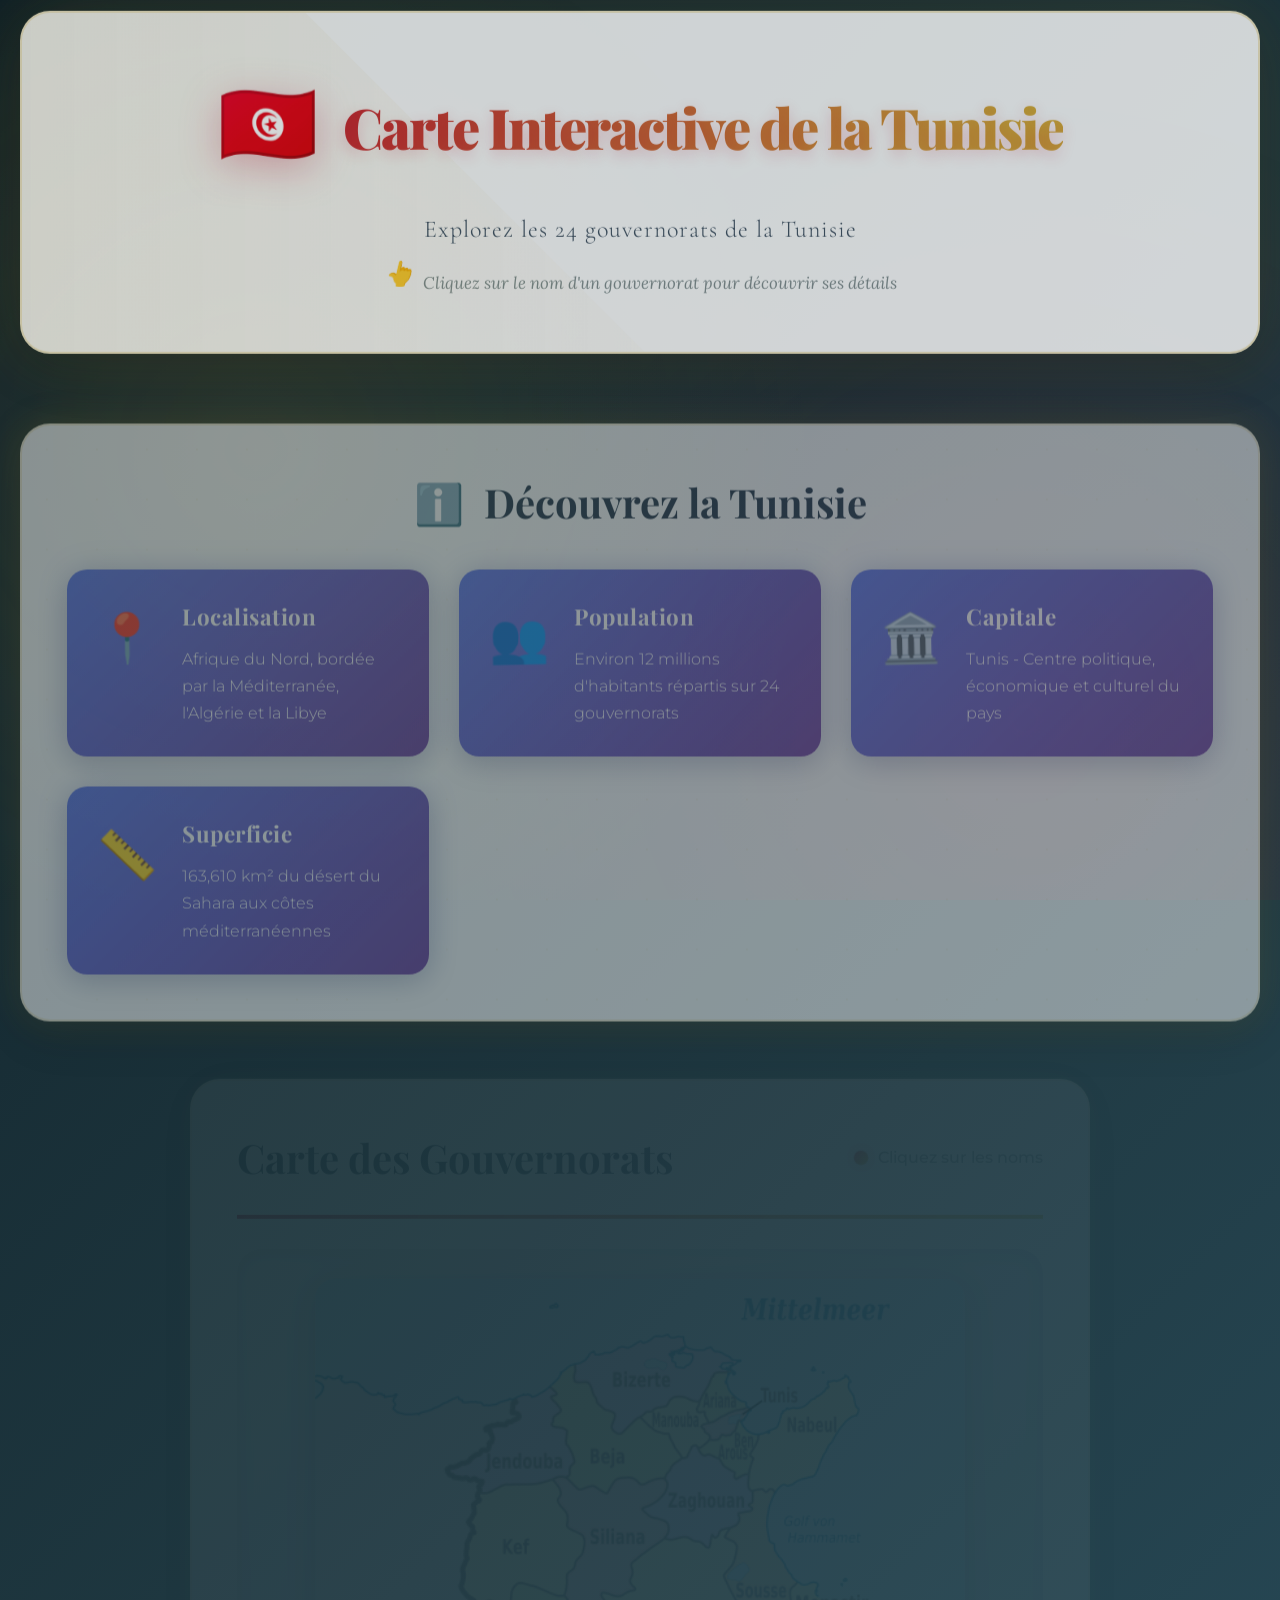
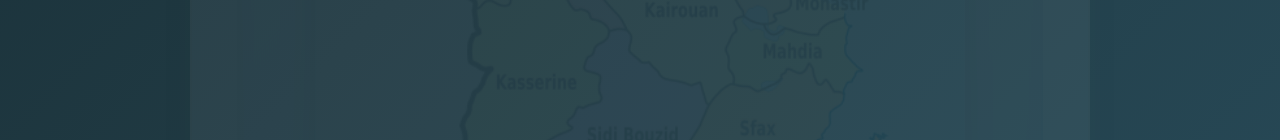
<file: index.html>
<!DOCTYPE html>
<html lang="fr">
<head>
    <meta charset="UTF-8">
    <meta http-equiv="refresh" content="0; url=code.html">
    <title>Carte Interactive de la Tunisie</title>
    <link rel="canonical" href="code.html">
</head>
<body>
    <p><a href="code.html">Ouvrir la carte interactive de la Tunisie</a></p>
</body>
</html>
</file>
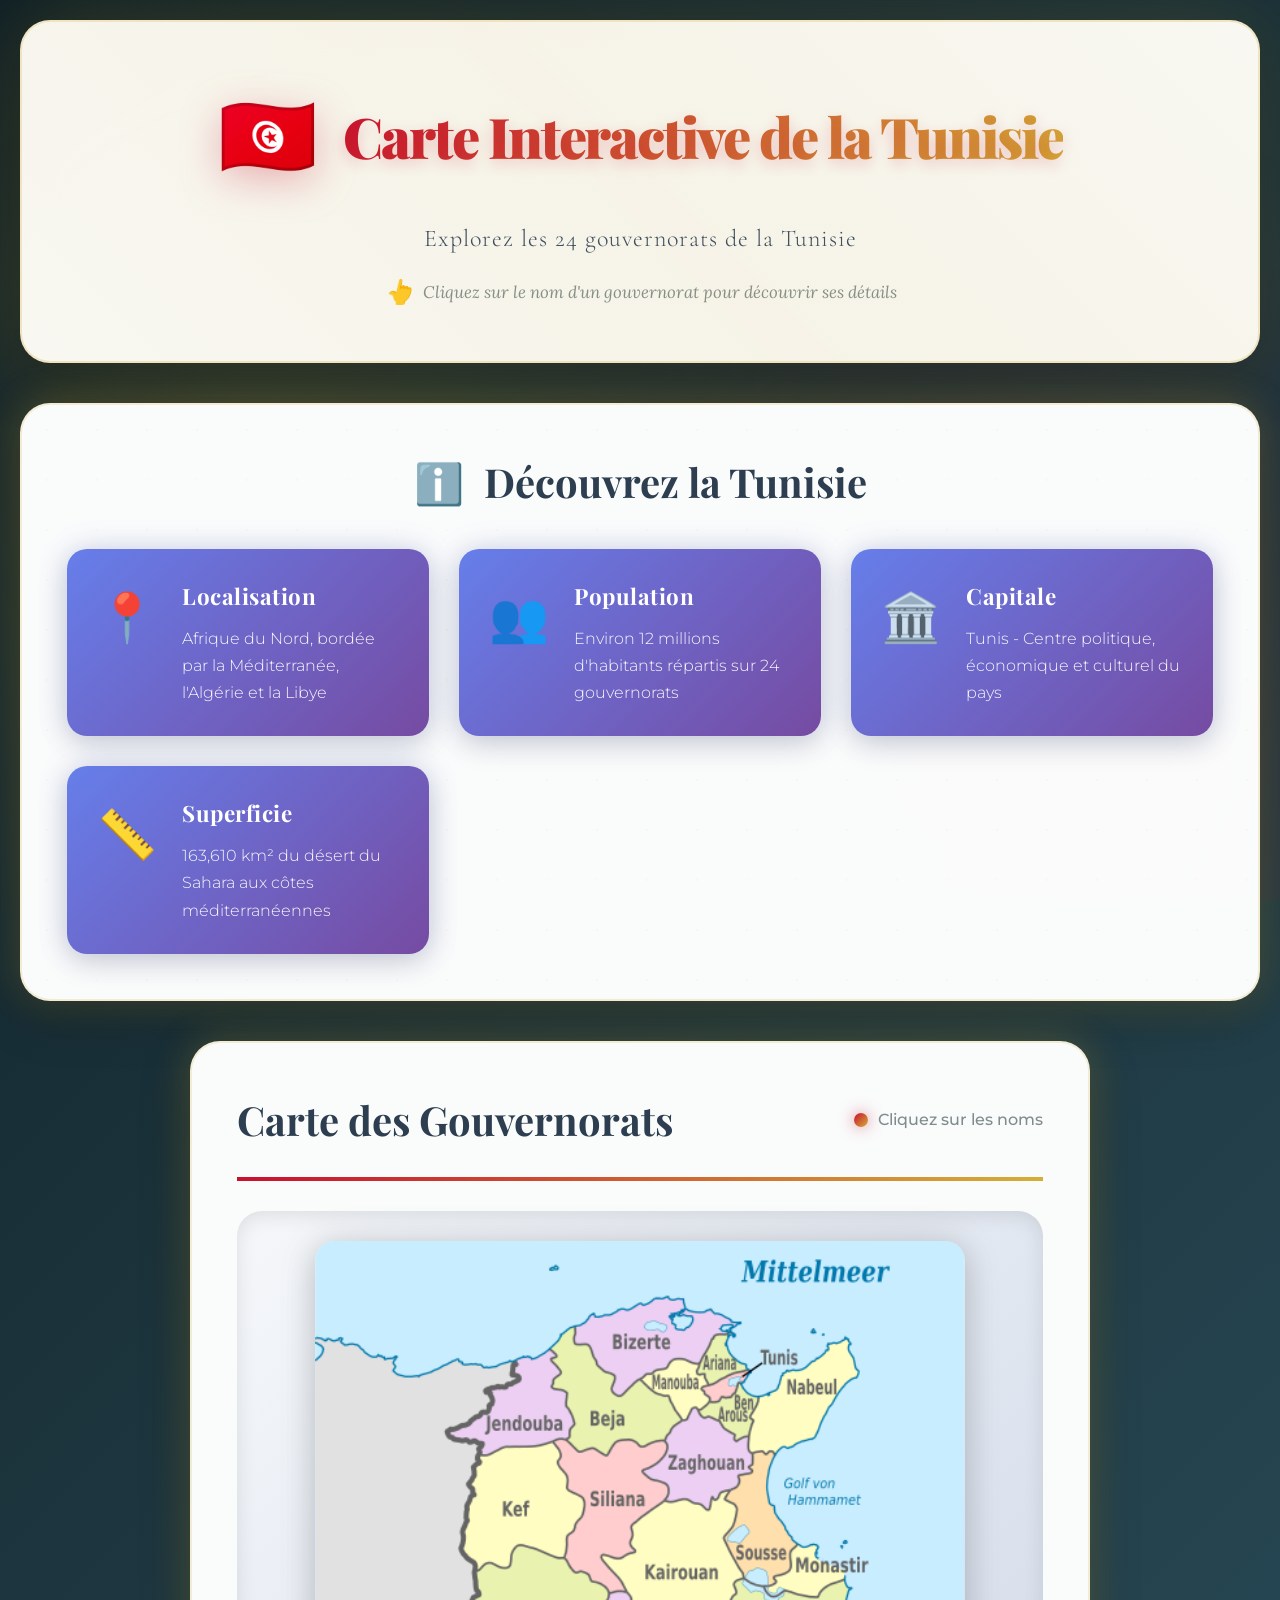
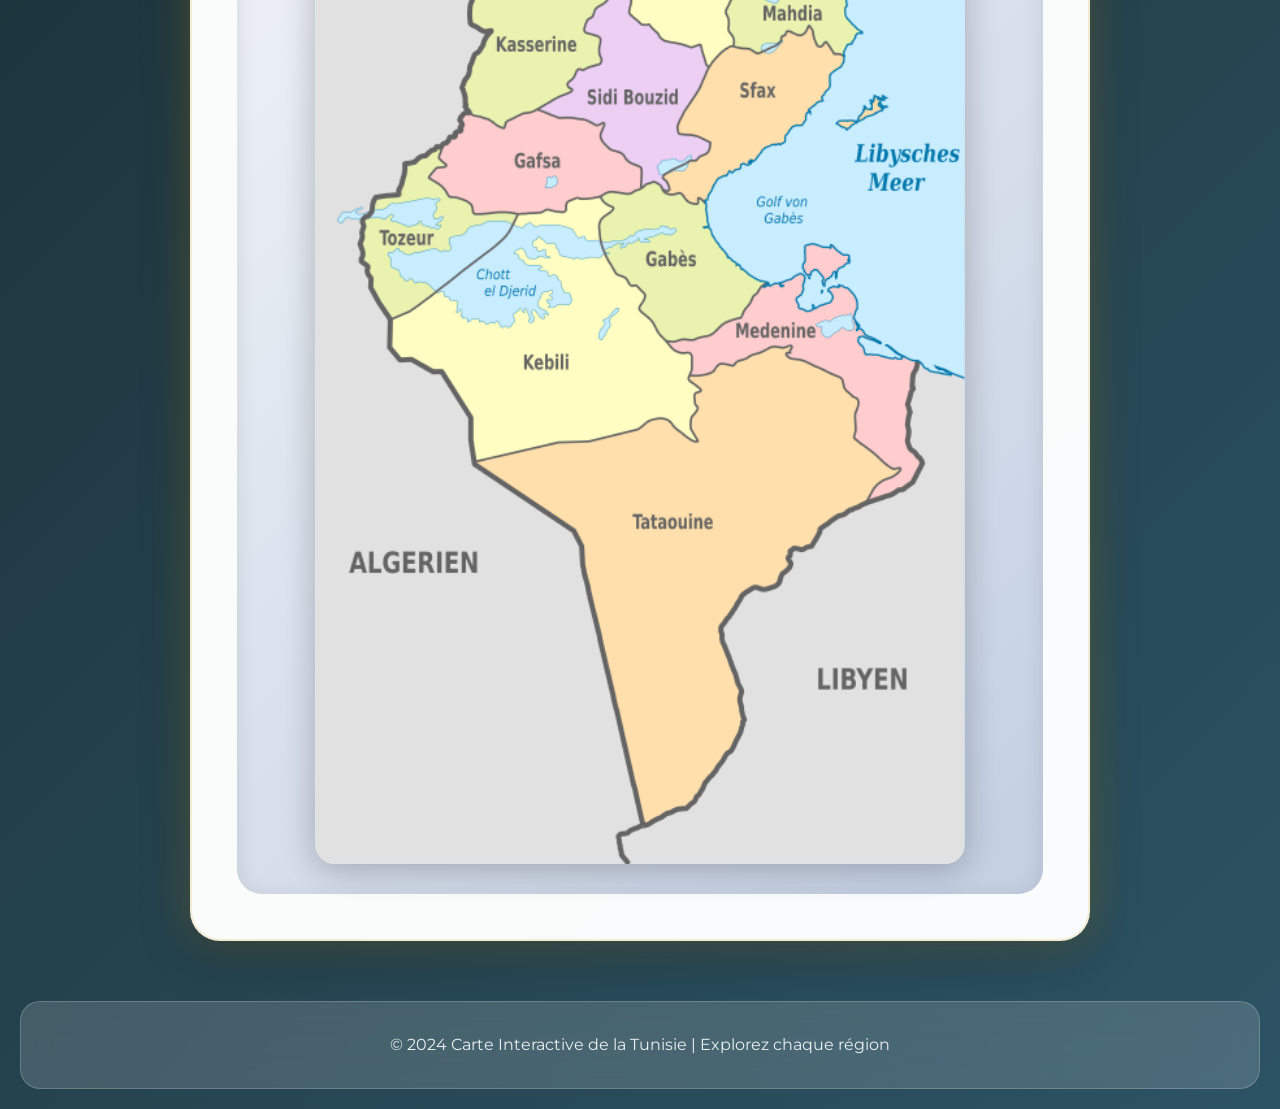
<file: code.html>
<!DOCTYPE html>
<html lang="fr">
<head>
    <meta charset="UTF-8">
    <meta name="viewport" content="width=device-width, initial-scale=1.0">
    <title>Carte Interactive de la Tunisie</title>
    
    <!-- Lien vers Google Fonts -->
    <link rel="preconnect" href="https://fonts.googleapis.com">
    <link rel="preconnect" href="https://fonts.gstatic.com" crossorigin>
    <link href="https://fonts.googleapis.com/css2?family=Poppins:wght@300;400;600;700&display=swap" rel="stylesheet">
    
    <!-- 👉 TOUS LES STYLES SONT DANS CE FICHIER CSS -->
    <link rel="stylesheet" href="style.css">
</head>
<body>
    <!-- Conteneur principal de la page -->
    <div class="page-wrapper">
        
        <!-- ========== EN-TÊTE ========== -->
        <header class="main-header">
            <div class="header-content">
                <!-- Logo et titre -->
                <div class="logo-section">
                    <div class="logo-icon">🇹🇳</div>
                    <h1 class="main-title">Carte Interactive de la Tunisie</h1>
                </div>
                <p class="subtitle">Explorez les 24 gouvernorats de la Tunisie</p>
                <p class="instruction">Cliquez sur le nom d'un gouvernorat pour découvrir ses détails</p>
            </div>
        </header>

        <!-- ========== BANNIÈRE D'INFORMATIONS ========== -->
        <section class="info-banner">
            <div class="info-container">
                <h2 class="info-title">
                    <span class="icon">ℹ️</span>
                    Découvrez la Tunisie
                </h2>
                <div class="info-grid">
                    <!-- Carte 1 : Localisation -->
                    <div class="info-item">
                        <div class="info-icon">📍</div>
                        <div class="info-text">
                            <h3>Localisation</h3>
                            <p>Afrique du Nord, bordée par la Méditerranée, l'Algérie et la Libye</p>
                        </div>
                    </div>
                    <!-- Carte 2 : Population -->
                    <div class="info-item">
                        <div class="info-icon">👥</div>
                        <div class="info-text">
                            <h3>Population</h3>
                            <p>Environ 12 millions d'habitants répartis sur 24 gouvernorats</p>
                        </div>
                    </div>
                    <!-- Carte 3 : Capitale -->
                    <div class="info-item">
                        <div class="info-icon">🏛️</div>
                        <div class="info-text">
                            <h3>Capitale</h3>
                            <p>Tunis - Centre politique, économique et culturel du pays</p>
                        </div>
                    </div>
                    <!-- Carte 4 : Superficie -->
                    <div class="info-item">
                        <div class="info-icon">📏</div>
                        <div class="info-text">
                            <h3>Superficie</h3>
                            <p>163,610 km² du désert du Sahara aux côtes méditerranéennes</p>
                        </div>
                    </div>
                </div>
            </div>
        </section>

        <!-- ========== SECTION CARTE ========== -->
        <main class="map-section">
            <div class="map-container">
                <div class="map-header">
                    <h2>Carte des Gouvernorats</h2>
                    <div class="map-legend">
                        <span class="legend-item"><span class="dot"></span>Cliquez sur les noms</span>
                    </div>
                </div>
                
                <!-- Conteneur de la carte avec SVG overlay -->
                <div class="map-wrapper">
                    <!-- Image de la carte -->
                    <img src="images/tunisiemap.png" alt="Carte de la Tunisie" id="mapImage">
                    
                    <!-- SVG pour les zones cliquables (superposé sur l'image) -->
                    <svg id="mapOverlay" class="map-overlay">
                        
                        <!-- ========== NORD ========== -->
                        <!-- Zone cliquable : Bizerte -->
                        <rect class="gov-area" data-gov="bizerte" data-file="gouvernorats/bizerte.html" x="201" y="45" width="48" height="16" rx="2"/>
                        <line class="gov-underline" data-gov="bizerte" x1="201" y1="61" x2="249" y2="61"/>
                        
                        <!-- Zone cliquable : Manouba -->
                        <rect class="gov-area" data-gov="manouba" data-file="gouvernorats/manouba.html" x="206" y="85" width="58" height="14" rx="2"/>
                        <line class="gov-underline" data-gov="manouba" x1="206" y1="99" x2="264" y2="99"/>
                        
                        <!-- Zone cliquable : Ariana -->
                        <rect class="gov-area" data-gov="ariana" data-file="gouvernorats/ariana.html" x="234" y="73" width="43" height="14" rx="2"/>
                        <line class="gov-underline" data-gov="ariana" x1="234" y1="87" x2="277" y2="87"/>
                        
                        <!-- Zone cliquable : Beja -->
                        <rect class="gov-area" data-gov="beja" data-file="gouvernorats/beja.html" x="164" y="93" width="37" height="15" rx="2"/>
                        <line class="gov-underline" data-gov="beja" x1="164" y1="108" x2="201" y2="108"/>
                        
                        <!-- Zone cliquable : Ben Arous -->
                        <rect class="gov-area" data-gov="ben-arous" data-file="gouvernorats/ben-arous.html" x="234" y="94" width="63" height="15" rx="2"/>
                        <line class="gov-underline" data-gov="ben-arous" x1="234" y1="109" x2="297" y2="109"/>
                        
                        <!-- Zone cliquable : Tunis -->
                        <rect class="gov-area" data-gov="tunis" data-file="gouvernorats/tunis.html" x="284" y="69" width="33" height="15" rx="2"/>
                        <line class="gov-underline" data-gov="tunis" x1="284" y1="84" x2="317" y2="84"/>
                        
                        <!-- Zone cliquable : Nabeul -->
                        <rect class="gov-area" data-gov="nabeul" data-file="gouvernorats/nabeul.html" x="329" y="79" width="45" height="15" rx="2"/>
                        <line class="gov-underline" data-gov="nabeul" x1="329" y1="94" x2="374" y2="94"/>
                        
                        <!-- Zone cliquable : Zaghouan -->
                        <rect class="gov-area" data-gov="zaghouan" data-file="gouvernorats/zaghouan.html" x="276" y="126" width="68" height="15" rx="2"/>
                        <line class="gov-underline" data-gov="zaghouan" x1="276" y1="141" x2="344" y2="141"/>
                        
                        <!-- ========== NORD-OUEST ========== -->
                        <!-- Zone cliquable : Jendouba -->
                        <rect class="gov-area" data-gov="jendouba" data-file="gouvernorats/jendouba.html" x="103" y="87" width="68" height="15" rx="2"/>
                        <line class="gov-underline" data-gov="jendouba" x1="103" y1="102" x2="171" y2="102"/>
                        
                        <!-- Zone cliquable : Kef -->
                        <rect class="gov-area" data-gov="kef" data-file="gouvernorats/kef.html" x="129" y="199" width="33" height="16" rx="2"/>
                        <line class="gov-underline" data-gov="kef" x1="129" y1="215" x2="162" y2="215"/>
                        
                        <!-- Zone cliquable : Siliana -->
                        <rect class="gov-area" data-gov="siliana" data-file="gouvernorats/siliana.html" x="209" y="149" width="50" height="16" rx="2"/>
                        <line class="gov-underline" data-gov="siliana" x1="209" y1="165" x2="259" y2="165"/>
                        
                        <!-- ========== CENTRE ========== -->
                        <!-- Zone cliquable : Kairouan -->
                        <rect class="gov-area" data-gov="kairouan" data-file="gouvernorats/kairouan.html" x="233" y="229" width="66" height="16" rx="2"/>
                        <line class="gov-underline" data-gov="kairouan" x1="233" y1="245" x2="299" y2="245"/>
                        
                        <!-- Zone cliquable : Sousse -->
                        <rect class="gov-area" data-gov="sousse" data-file="gouvernorats/sousse.html" x="314" y="229" width="53" height="16" rx="2"/>
                        <line class="gov-underline" data-gov="sousse" x1="314" y1="245" x2="367" y2="245"/>
                        
                        <!-- Zone cliquable : Monastir -->
                        <rect class="gov-area" data-gov="monastir" data-file="gouvernorats/monastir.html" x="364" y="249" width="65" height="16" rx="2"/>
                        <line class="gov-underline" data-gov="monastir" x1="364" y1="265" x2="429" y2="265"/>
                        
                        <!-- Zone cliquable : Mahdia -->
                        <rect class="gov-area" data-gov="mahdia" data-file="gouvernorats/mahdia.html" x="344" y="274" width="53" height="16" rx="2"/>
                        <line class="gov-underline" data-gov="mahdia" x1="344" y1="290" x2="397" y2="290"/>
                        
                        <!-- Zone cliquable : Kasserine -->
                        <rect class="gov-area" data-gov="kasserine" data-file="gouvernorats/kasserine.html" x="109" y="289" width="72" height="16" rx="2"/>
                        <line class="gov-underline" data-gov="kasserine" x1="109" y1="305" x2="181" y2="305"/>
                        
                        <!-- Zone cliquable : Sidi Bouzid -->
                        <rect class="gov-area" data-gov="sidi-bouzid" data-file="gouvernorats/sidi-bouzid.html" x="179" y="324" width="88" height="16" rx="2"/>
                        <line class="gov-underline" data-gov="sidi-bouzid" x1="179" y1="340" x2="267" y2="340"/>
                        
                        <!-- Zone cliquable : Sfax -->
                        <rect class="gov-area" data-gov="sfax" data-file="gouvernorats/sfax.html" x="309" y="334" width="38" height="16" rx="2"/>
                        <line class="gov-underline" data-gov="sfax" x1="309" y1="350" x2="347" y2="350"/>
                        
                        <!-- ========== SUD-OUEST ========== -->
                        <!-- Zone cliquable : Gafsa -->
                        <rect class="gov-area" data-gov="gafsa" data-file="gouvernorats/gafsa.html" x="169" y="379" width="48" height="16" rx="2"/>
                        <line class="gov-underline" data-gov="gafsa" x1="169" y1="395" x2="217" y2="395"/>
                        
                        <!-- Zone cliquable : Tozeur -->
                        <rect class="gov-area" data-gov="tozeur" data-file="gouvernorats/tozeur.html" x="84" y="449" width="48" height="16" rx="2"/>
                        <line class="gov-underline" data-gov="tozeur" x1="84" y1="465" x2="132" y2="465"/>
                        
                        <!-- Zone cliquable : Kebili -->
                        <rect class="gov-area" data-gov="kebili" data-file="gouvernorats/kebili.html" x="164" y="509" width="48" height="16" rx="2"/>
                        <line class="gov-underline" data-gov="kebili" x1="164" y1="525" x2="212" y2="525"/>
                        
                        <!-- ========== SUD-EST ========== -->
                        <!-- Zone cliquable : Gabès -->
                        <rect class="gov-area" data-gov="gabes" data-file="gouvernorats/gabes.html" x="244" y="459" width="48" height="16" rx="2"/>
                        <line class="gov-underline" data-gov="gabes" x1="244" y1="475" x2="292" y2="475"/>
                        
                        <!-- Zone cliquable : Medenine -->
                        <rect class="gov-area" data-gov="medenine" data-file="gouvernorats/medenine.html" x="314" y="529" width="68" height="16" rx="2"/>
                        <line class="gov-underline" data-gov="medenine" x1="314" y1="545" x2="382" y2="545"/>
                        
                        <!-- Zone cliquable : Tataouine -->
                        <rect class="gov-area" data-gov="tataouine" data-file="gouvernorats/tataouine.html" x="219" y="644" width="73" height="16" rx="2"/>
                        <line class="gov-underline" data-gov="tataouine" x1="219" y1="660" x2="292" y2="660"/>
                    </svg>
                    
                    <!-- Tooltip qui suit le curseur -->
                    <div id="tooltip" class="tooltip"></div>
                </div>
            </div>
        </main>

        <!-- ========== PIED DE PAGE ========== -->
        <footer class="main-footer">
            <p>© 2024 Carte Interactive de la Tunisie | Explorez chaque région</p>
        </footer>
    </div>

    <!-- 👉 TOUT LE JAVASCRIPT EST DANS CE FICHIER -->
    <script src="code.js"></script>
</body>
</html>
</file>
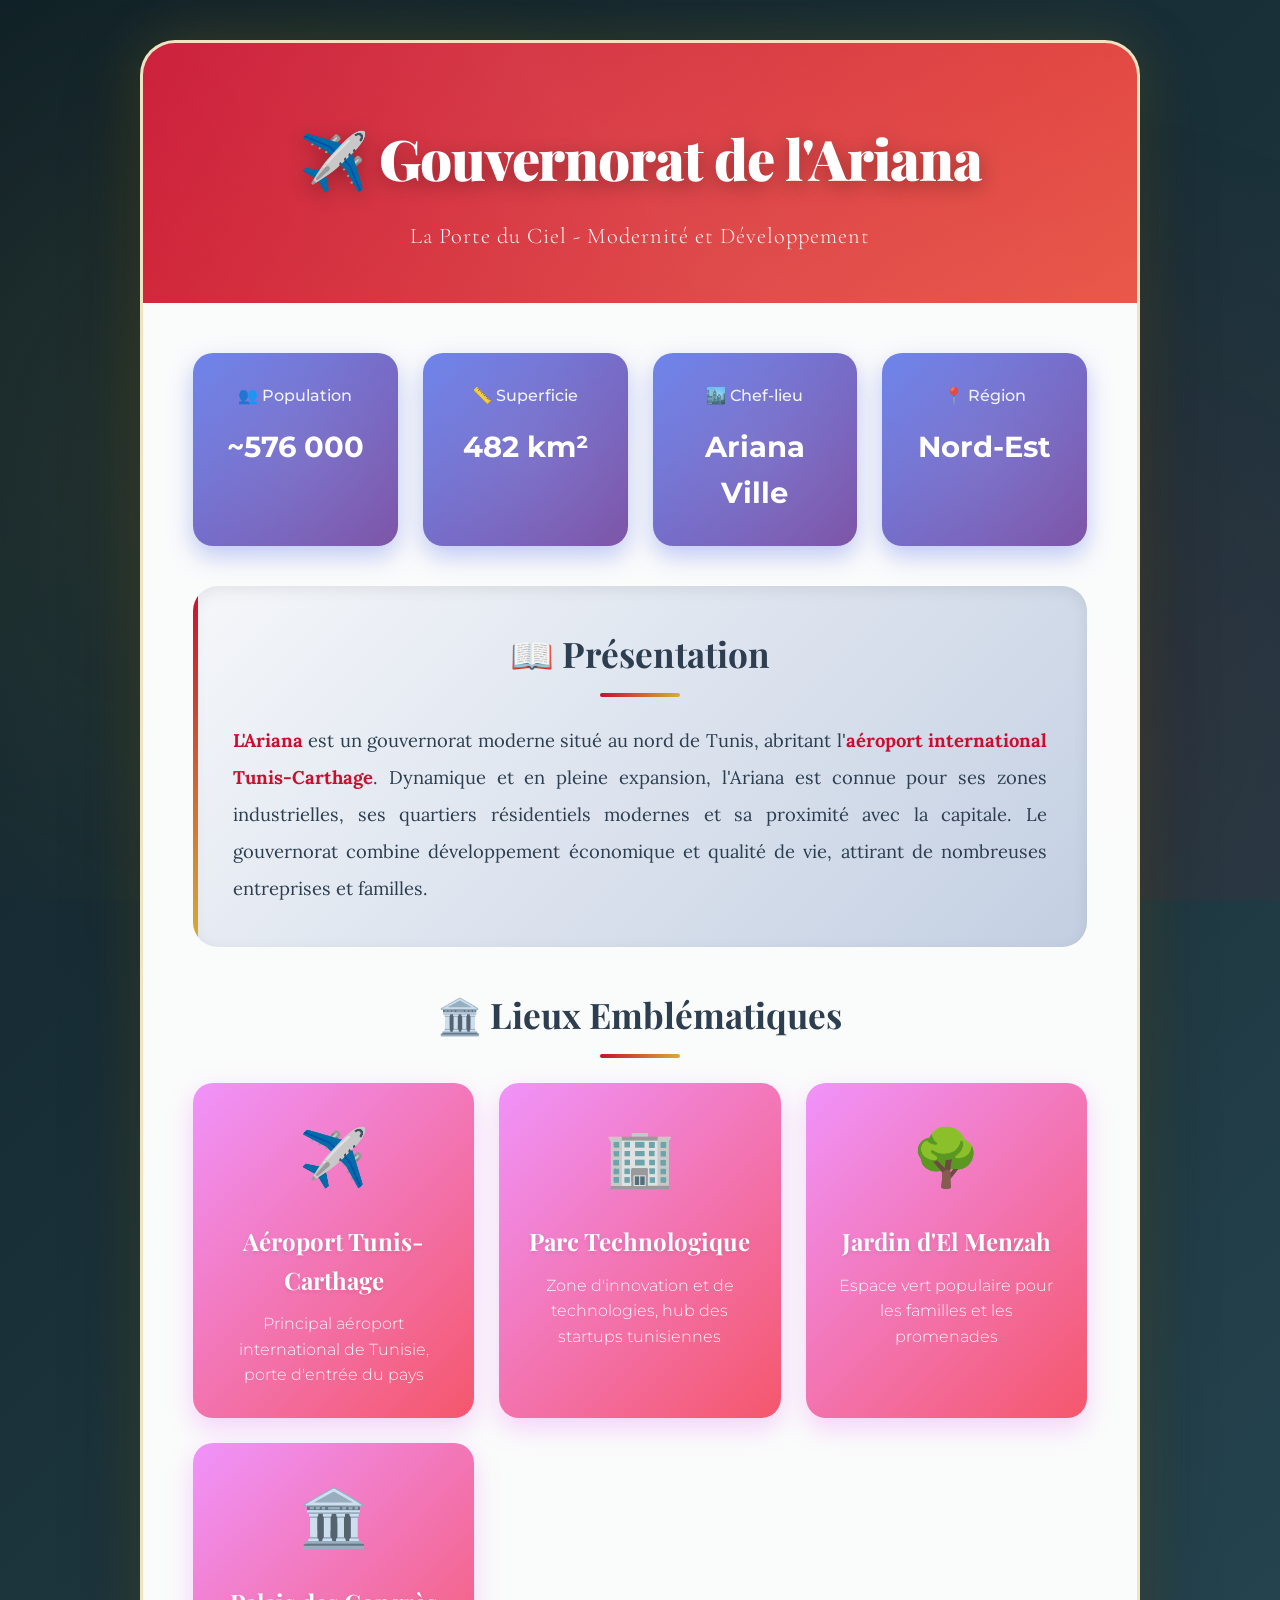
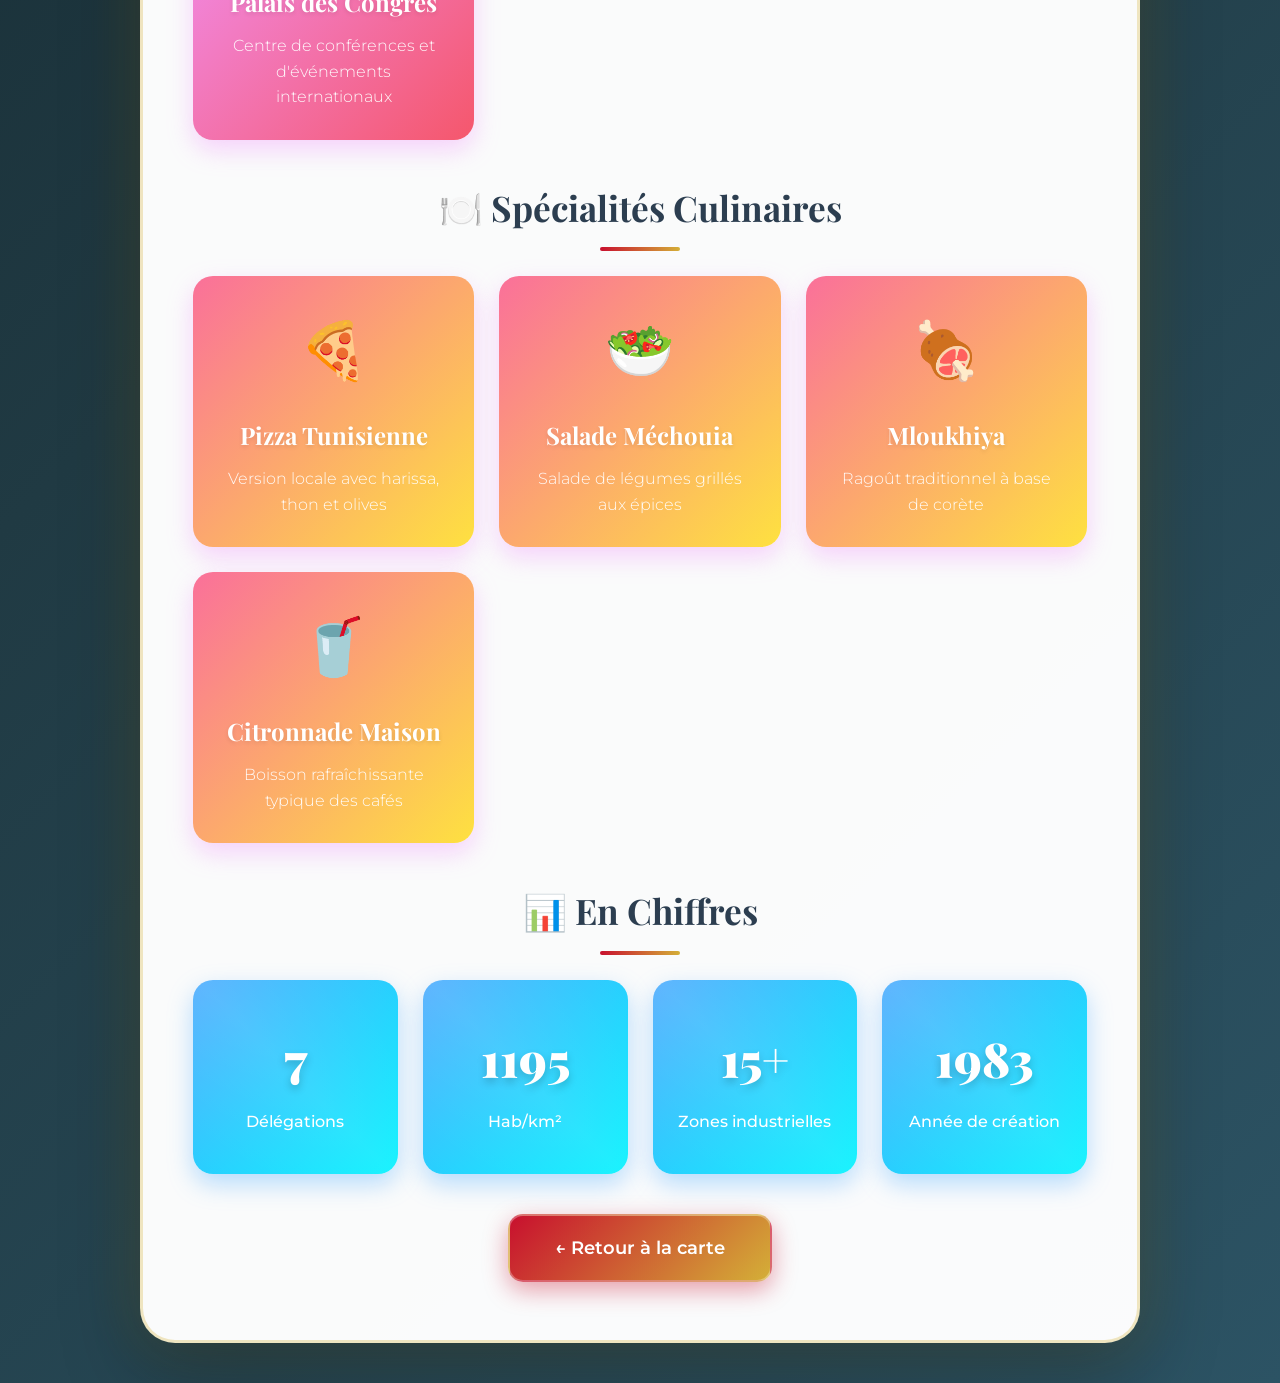
<file: gouvernorats/ariana.html>
<!DOCTYPE html>
<html lang="fr">
<head>
    <meta charset="UTF-8">
    <meta name="viewport" content="width=device-width, initial-scale=1.0">
    <title>Gouvernorat de l'Ariana</title>
    <link rel="preconnect" href="https://fonts.googleapis.com">
    <link rel="preconnect" href="https://fonts.gstatic.com" crossorigin>
    <link href="https://fonts.googleapis.com/css2?family=Poppins:wght@300;400;600;700&display=swap" rel="stylesheet">
    <link rel="stylesheet" href="../style.css">
</head>
<body>
    <div class="page-wrapper">
        <div class="detail-container">
            <header class="detail-header">
                <h1>✈️ Gouvernorat de l'Ariana</h1>
                <p>La Porte du Ciel - Modernité et Développement</p>
            </header>

            <div class="detail-body">
                
                <div class="detail-info">
                    <div class="info-card">
                        <h3>👥 Population</h3>
                        <p>~576 000</p>
                    </div>
                    <div class="info-card">
                        <h3>📏 Superficie</h3>
                        <p>482 km²</p>
                    </div>
                    <div class="info-card">
                        <h3>🏙️ Chef-lieu</h3>
                        <p>Ariana Ville</p>
                    </div>
                    <div class="info-card">
                        <h3>📍 Région</h3>
                        <p>Nord-Est</p>
                    </div>
                </div>

                <section class="description">
                    <h2>📖 Présentation</h2>
                    <p>
                        <strong>L'Ariana</strong> est un gouvernorat moderne situé au nord de Tunis, abritant 
                        l'<strong>aéroport international Tunis-Carthage</strong>. Dynamique et en pleine expansion, 
                        l'Ariana est connue pour ses zones industrielles, ses quartiers résidentiels modernes et 
                        sa proximité avec la capitale. Le gouvernorat combine développement économique et qualité 
                        de vie, attirant de nombreuses entreprises et familles.
                    </p>
                </section>

                <section class="landmarks-section">
                    <h2>🏛️ Lieux Emblématiques</h2>
                    <div class="landmarks-grid">
                        <div class="landmark-card">
                            <div class="landmark-icon">✈️</div>
                            <h3>Aéroport Tunis-Carthage</h3>
                            <p>Principal aéroport international de Tunisie, porte d'entrée du pays</p>
                        </div>
                        <div class="landmark-card">
                            <div class="landmark-icon">🏢</div>
                            <h3>Parc Technologique</h3>
                            <p>Zone d'innovation et de technologies, hub des startups tunisiennes</p>
                        </div>
                        <div class="landmark-card">
                            <div class="landmark-icon">🌳</div>
                            <h3>Jardin d'El Menzah</h3>
                            <p>Espace vert populaire pour les familles et les promenades</p>
                        </div>
                        <div class="landmark-card">
                            <div class="landmark-icon">🏛️</div>
                            <h3>Palais des Congrès</h3>
                            <p>Centre de conférences et d'événements internationaux</p>
                        </div>
                    </div>
                </section>

                <section class="specialties-section">
                    <h2>🍽️ Spécialités Culinaires</h2>
                    <div class="specialties-grid">
                        <div class="specialty-card">
                            <div class="specialty-emoji">🍕</div>
                            <h3>Pizza Tunisienne</h3>
                            <p>Version locale avec harissa, thon et olives</p>
                        </div>
                        <div class="specialty-card">
                            <div class="specialty-emoji">🥗</div>
                            <h3>Salade Méchouia</h3>
                            <p>Salade de légumes grillés aux épices</p>
                        </div>
                        <div class="specialty-card">
                            <div class="specialty-emoji">🍖</div>
                            <h3>Mloukhiya</h3>
                            <p>Ragoût traditionnel à base de corète</p>
                        </div>
                        <div class="specialty-card">
                            <div class="specialty-emoji">🥤</div>
                            <h3>Citronnade Maison</h3>
                            <p>Boisson rafraîchissante typique des cafés</p>
                        </div>
                    </div>
                </section>

                <section class="stats-section">
                    <h2>📊 En Chiffres</h2>
                    <div class="stats-grid">
                        <div class="stat-item">
                            <div class="stat-number">7</div>
                            <div class="stat-label">Délégations</div>
                        </div>
                        <div class="stat-item">
                            <div class="stat-number">1195</div>
                            <div class="stat-label">Hab/km²</div>
                        </div>
                        <div class="stat-item">
                            <div class="stat-number">15+</div>
                            <div class="stat-label">Zones industrielles</div>
                        </div>
                        <div class="stat-item">
                            <div class="stat-number">1983</div>
                            <div class="stat-label">Année de création</div>
                        </div>
                    </div>
                </section>

                <div class="button-container">
                    <a href="../code.html" class="back-button">← Retour à la carte</a>
                </div>

            </div>
        </div>
    </div>
</body>
</html>
</file>
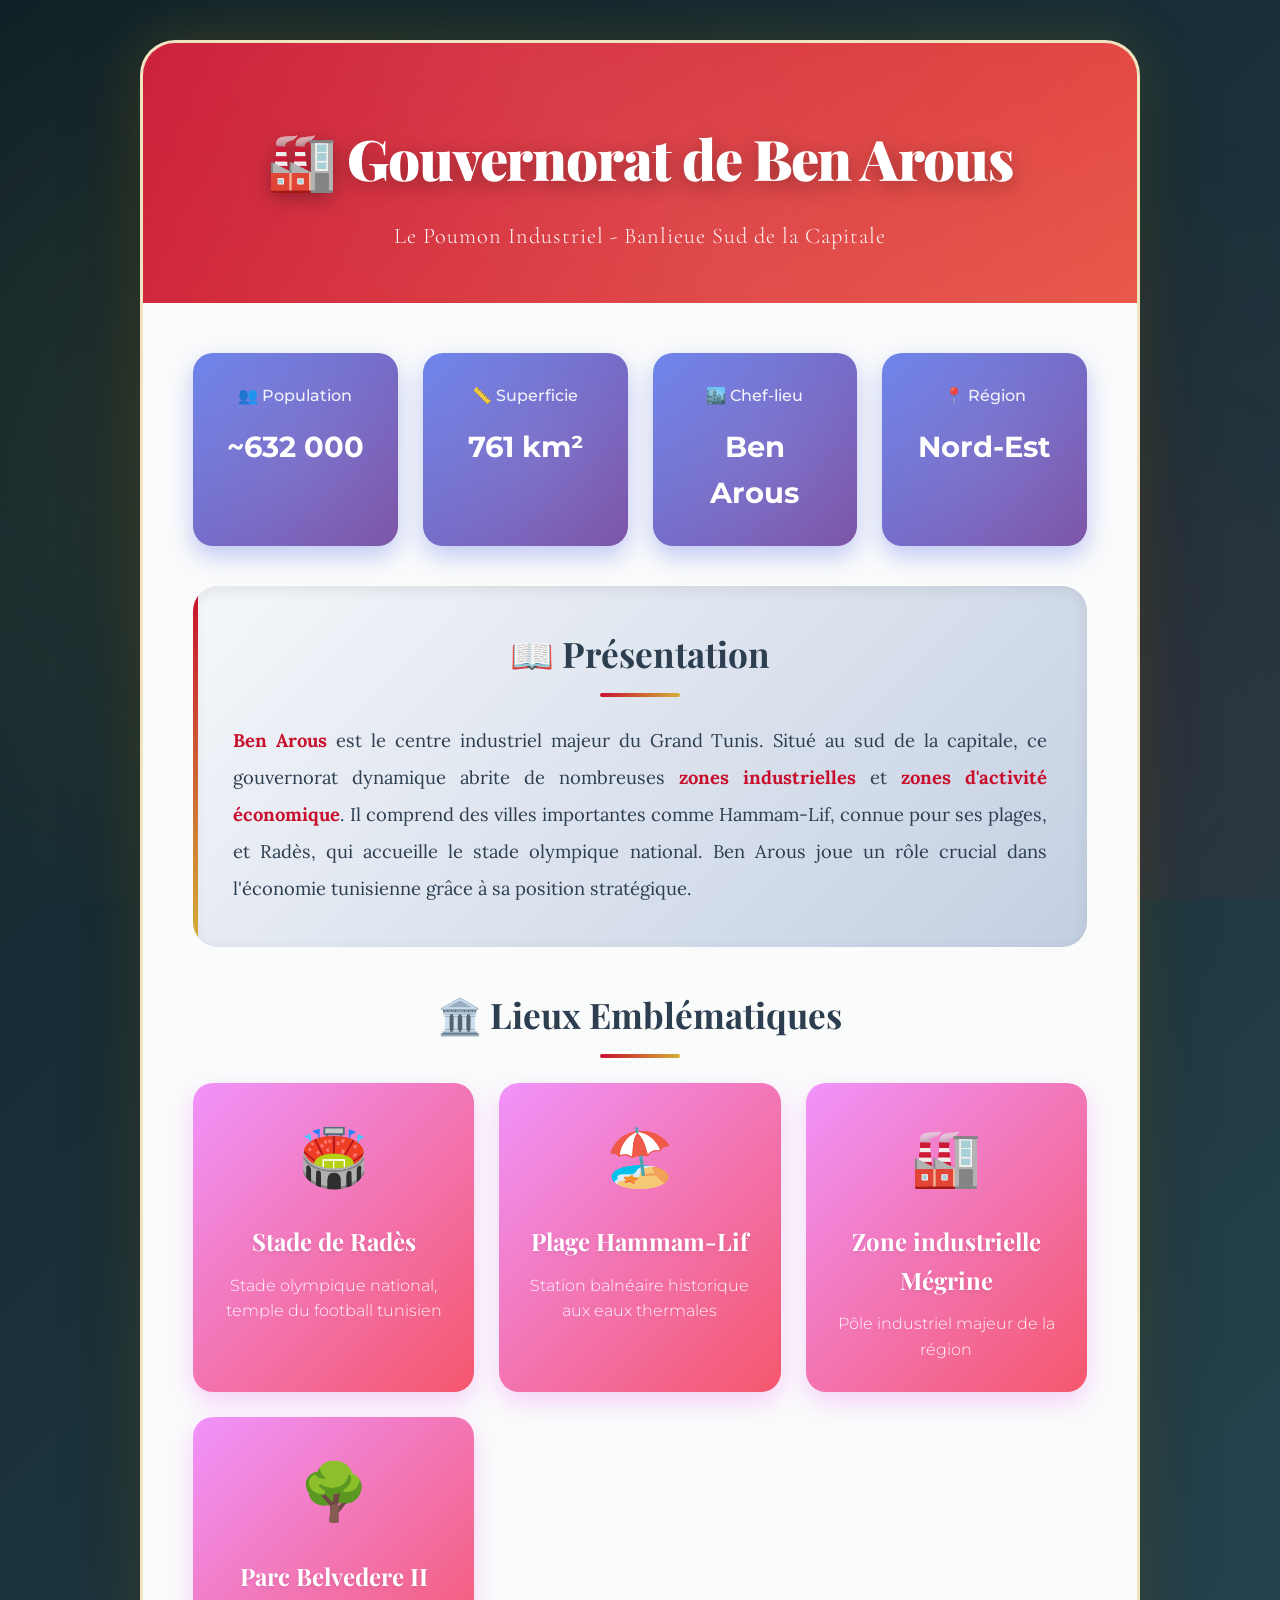
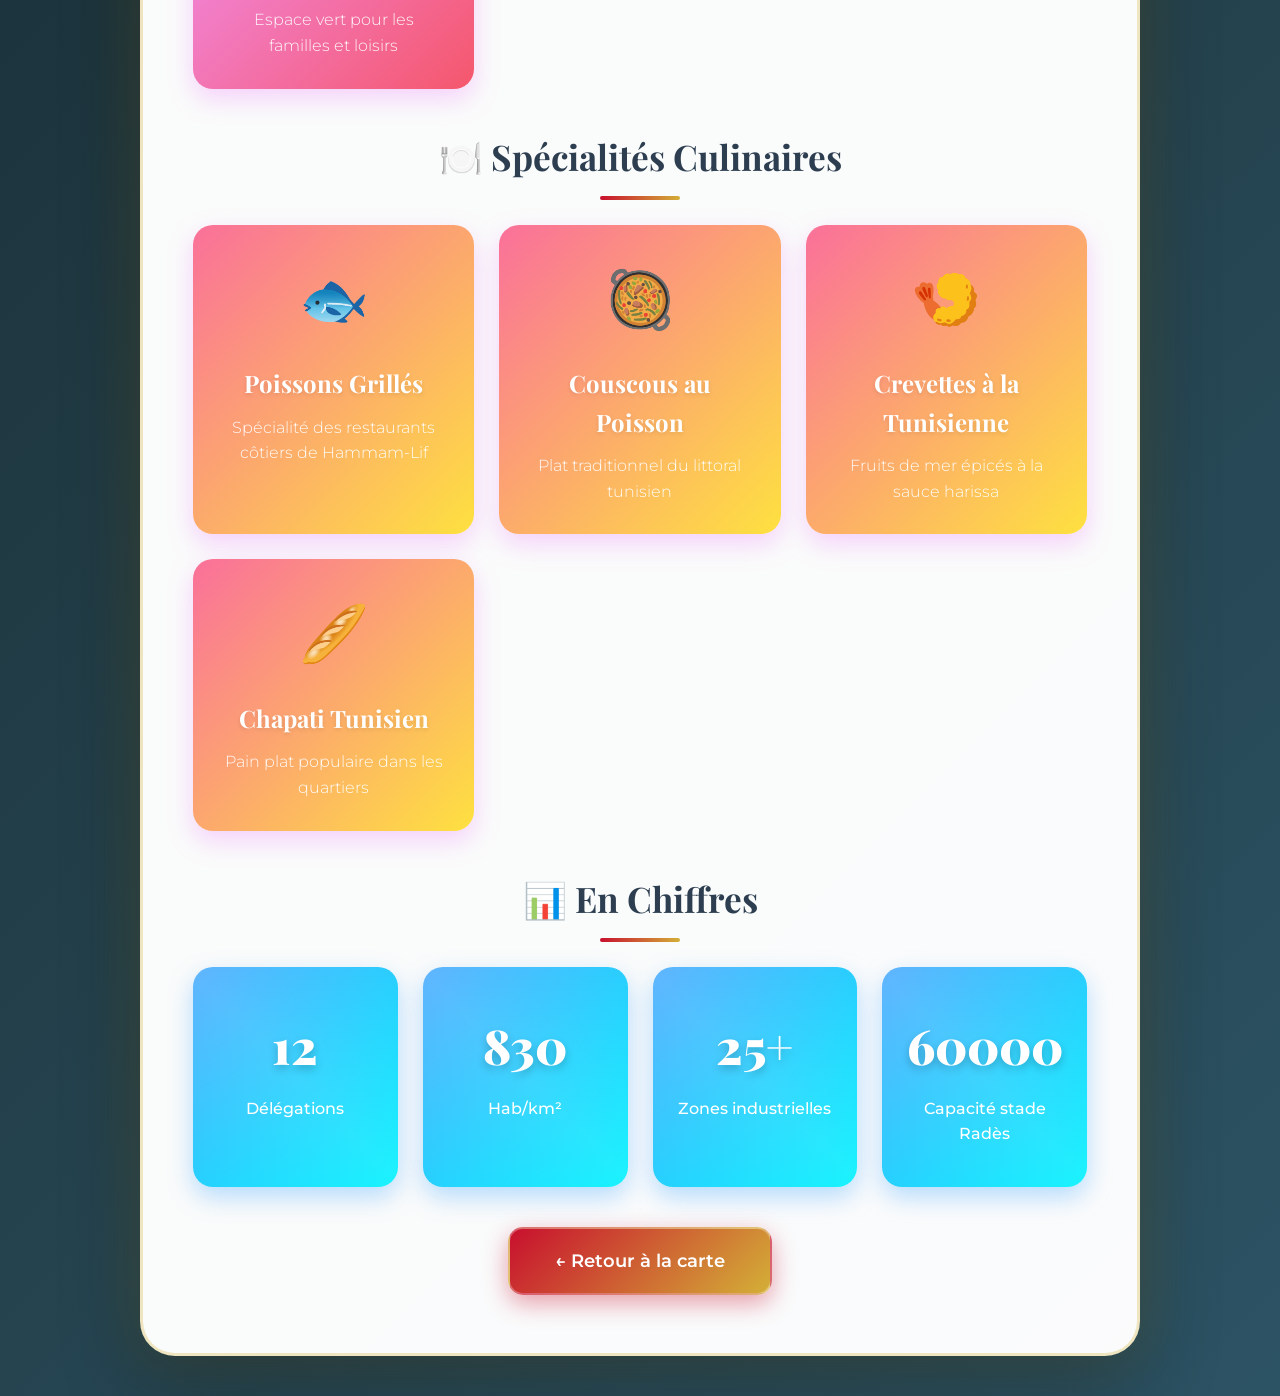
<file: gouvernorats/ben-arous.html>
<!DOCTYPE html>
<html lang="fr">
<head>
    <meta charset="UTF-8">
    <meta name="viewport" content="width=device-width, initial-scale=1.0">
    <title>Gouvernorat de Ben Arous</title>
    <link rel="preconnect" href="https://fonts.googleapis.com">
    <link rel="preconnect" href="https://fonts.gstatic.com" crossorigin>
    <link href="https://fonts.googleapis.com/css2?family=Poppins:wght@300;400;600;700&display=swap" rel="stylesheet">
    <link rel="stylesheet" href="../style.css">
</head>
<body>
    <div class="page-wrapper">
        <div class="detail-container">
            <header class="detail-header">
                <h1>🏭 Gouvernorat de Ben Arous</h1>
                <p>Le Poumon Industriel - Banlieue Sud de la Capitale</p>
            </header>

            <div class="detail-body">
                
                <div class="detail-info">
                    <div class="info-card">
                        <h3>👥 Population</h3>
                        <p>~632 000</p>
                    </div>
                    <div class="info-card">
                        <h3>📏 Superficie</h3>
                        <p>761 km²</p>
                    </div>
                    <div class="info-card">
                        <h3>🏙️ Chef-lieu</h3>
                        <p>Ben Arous</p>
                    </div>
                    <div class="info-card">
                        <h3>📍 Région</h3>
                        <p>Nord-Est</p>
                    </div>
                </div>

                <section class="description">
                    <h2>📖 Présentation</h2>
                    <p>
                        <strong>Ben Arous</strong> est le centre industriel majeur du Grand Tunis. Situé au sud de la capitale, 
                        ce gouvernorat dynamique abrite de nombreuses <strong>zones industrielles</strong> et <strong>zones 
                        d'activité économique</strong>. Il comprend des villes importantes comme Hammam-Lif, connue pour ses 
                        plages, et Radès, qui accueille le stade olympique national. Ben Arous joue un rôle crucial dans 
                        l'économie tunisienne grâce à sa position stratégique.
                    </p>
                </section>

                <section class="landmarks-section">
                    <h2>🏛️ Lieux Emblématiques</h2>
                    <div class="landmarks-grid">
                        <div class="landmark-card">
                            <div class="landmark-icon">🏟️</div>
                            <h3>Stade de Radès</h3>
                            <p>Stade olympique national, temple du football tunisien</p>
                        </div>
                        <div class="landmark-card">
                            <div class="landmark-icon">🏖️</div>
                            <h3>Plage Hammam-Lif</h3>
                            <p>Station balnéaire historique aux eaux thermales</p>
                        </div>
                        <div class="landmark-card">
                            <div class="landmark-icon">🏭</div>
                            <h3>Zone industrielle Mégrine</h3>
                            <p>Pôle industriel majeur de la région</p>
                        </div>
                        <div class="landmark-card">
                            <div class="landmark-icon">🌳</div>
                            <h3>Parc Belvedere II</h3>
                            <p>Espace vert pour les familles et loisirs</p>
                        </div>
                    </div>
                </section>

                <section class="specialties-section">
                    <h2>🍽️ Spécialités Culinaires</h2>
                    <div class="specialties-grid">
                        <div class="specialty-card">
                            <div class="specialty-emoji">🐟</div>
                            <h3>Poissons Grillés</h3>
                            <p>Spécialité des restaurants côtiers de Hammam-Lif</p>
                        </div>
                        <div class="specialty-card">
                            <div class="specialty-emoji">🥘</div>
                            <h3>Couscous au Poisson</h3>
                            <p>Plat traditionnel du littoral tunisien</p>
                        </div>
                        <div class="specialty-card">
                            <div class="specialty-emoji">🍤</div>
                            <h3>Crevettes à la Tunisienne</h3>
                            <p>Fruits de mer épicés à la sauce harissa</p>
                        </div>
                        <div class="specialty-card">
                            <div class="specialty-emoji">🥖</div>
                            <h3>Chapati Tunisien</h3>
                            <p>Pain plat populaire dans les quartiers</p>
                        </div>
                    </div>
                </section>

                <section class="stats-section">
                    <h2>📊 En Chiffres</h2>
                    <div class="stats-grid">
                        <div class="stat-item">
                            <div class="stat-number">12</div>
                            <div class="stat-label">Délégations</div>
                        </div>
                        <div class="stat-item">
                            <div class="stat-number">830</div>
                            <div class="stat-label">Hab/km²</div>
                        </div>
                        <div class="stat-item">
                            <div class="stat-number">25+</div>
                            <div class="stat-label">Zones industrielles</div>
                        </div>
                        <div class="stat-item">
                            <div class="stat-number">60000</div>
                            <div class="stat-label">Capacité stade Radès</div>
                        </div>
                    </div>
                </section>

                <div class="button-container">
                    <a href="../code.html" class="back-button">← Retour à la carte</a>
                </div>

            </div>
        </div>
    </div>
</body>
</html>
</file>
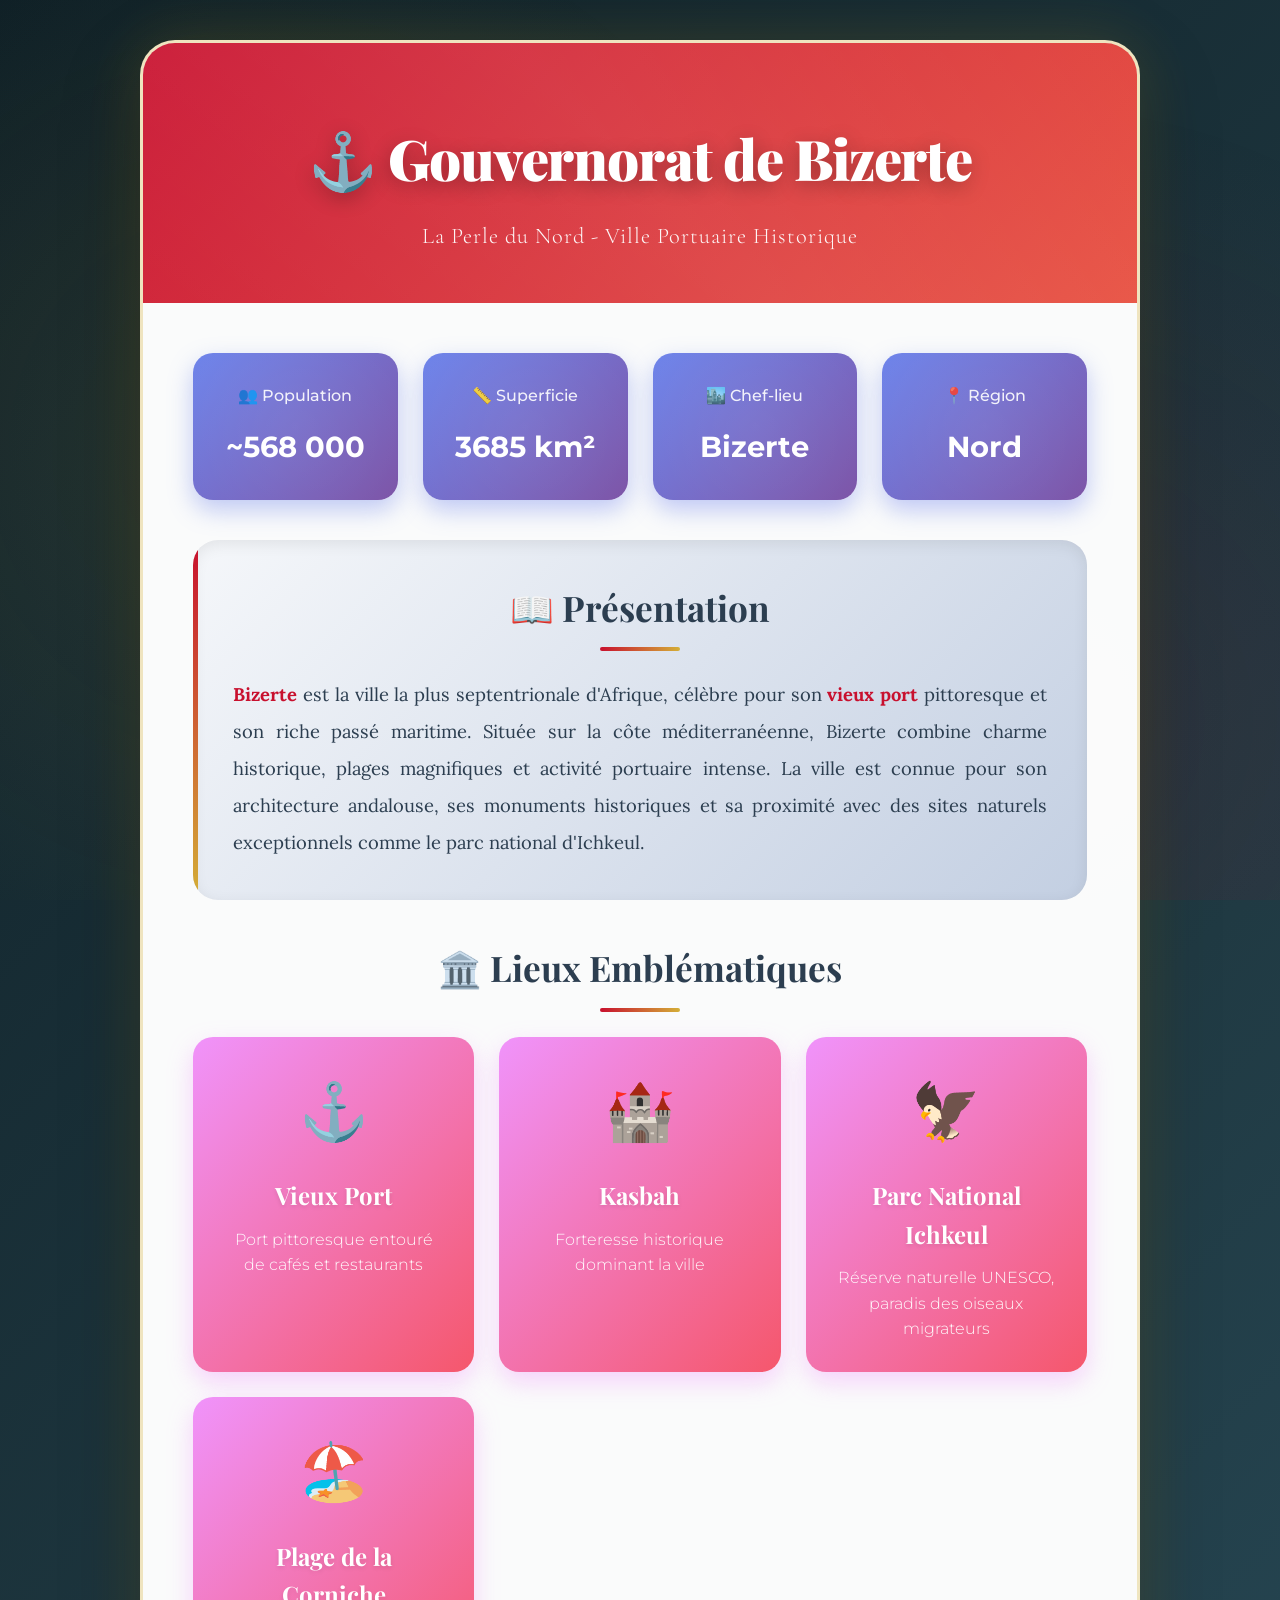
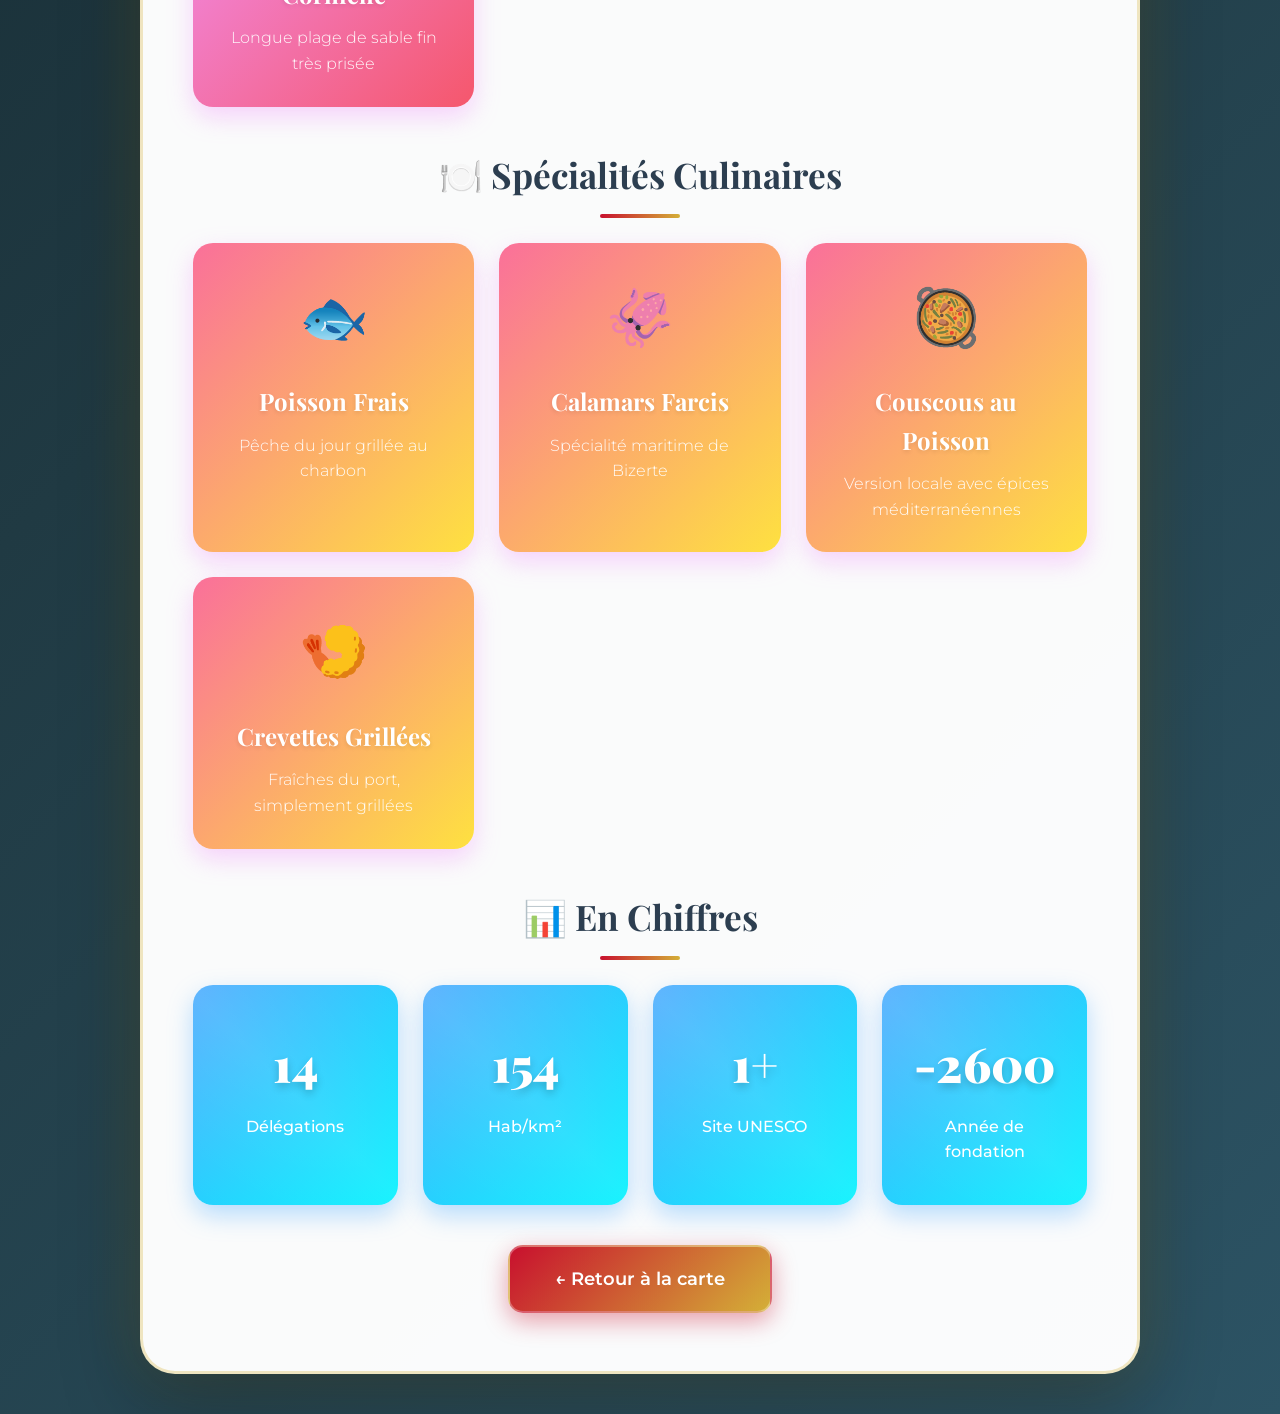
<file: gouvernorats/bizerte.html>
<!DOCTYPE html>
<html lang="fr">
<head>
    <meta charset="UTF-8">
    <meta name="viewport" content="width=device-width, initial-scale=1.0">
    <title>Gouvernorat de Bizerte</title>
    <link rel="preconnect" href="https://fonts.googleapis.com">
    <link rel="preconnect" href="https://fonts.gstatic.com" crossorigin>
    <link href="https://fonts.googleapis.com/css2?family=Poppins:wght@300;400;600;700&display=swap" rel="stylesheet">
    <link rel="stylesheet" href="../style.css">
</head>
<body>
    <div class="page-wrapper">
        <div class="detail-container">
            <header class="detail-header">
                <h1>⚓ Gouvernorat de Bizerte</h1>
                <p>La Perle du Nord - Ville Portuaire Historique</p>
            </header>

            <div class="detail-body">
                
                <div class="detail-info">
                    <div class="info-card">
                        <h3>👥 Population</h3>
                        <p>~568 000</p>
                    </div>
                    <div class="info-card">
                        <h3>📏 Superficie</h3>
                        <p>3685 km²</p>
                    </div>
                    <div class="info-card">
                        <h3>🏙️ Chef-lieu</h3>
                        <p>Bizerte</p>
                    </div>
                    <div class="info-card">
                        <h3>📍 Région</h3>
                        <p>Nord</p>
                    </div>
                </div>

                <section class="description">
                    <h2>📖 Présentation</h2>
                    <p>
                        <strong>Bizerte</strong> est la ville la plus septentrionale d'Afrique, célèbre pour son 
                        <strong>vieux port</strong> pittoresque et son riche passé maritime. Située sur la côte 
                        méditerranéenne, Bizerte combine charme historique, plages magnifiques et activité portuaire 
                        intense. La ville est connue pour son architecture andalouse, ses monuments historiques et 
                        sa proximité avec des sites naturels exceptionnels comme le parc national d'Ichkeul.
                    </p>
                </section>

                <section class="landmarks-section">
                    <h2>🏛️ Lieux Emblématiques</h2>
                    <div class="landmarks-grid">
                        <div class="landmark-card">
                            <div class="landmark-icon">⚓</div>
                            <h3>Vieux Port</h3>
                            <p>Port pittoresque entouré de cafés et restaurants</p>
                        </div>
                        <div class="landmark-card">
                            <div class="landmark-icon">🏰</div>
                            <h3>Kasbah</h3>
                            <p>Forteresse historique dominant la ville</p>
                        </div>
                        <div class="landmark-card">
                            <div class="landmark-icon">🦅</div>
                            <h3>Parc National Ichkeul</h3>
                            <p>Réserve naturelle UNESCO, paradis des oiseaux migrateurs</p>
                        </div>
                        <div class="landmark-card">
                            <div class="landmark-icon">🏖️</div>
                            <h3>Plage de la Corniche</h3>
                            <p>Longue plage de sable fin très prisée</p>
                        </div>
                    </div>
                </section>

                <section class="specialties-section">
                    <h2>🍽️ Spécialités Culinaires</h2>
                    <div class="specialties-grid">
                        <div class="specialty-card">
                            <div class="specialty-emoji">🐟</div>
                            <h3>Poisson Frais</h3>
                            <p>Pêche du jour grillée au charbon</p>
                        </div>
                        <div class="specialty-card">
                            <div class="specialty-emoji">🦑</div>
                            <h3>Calamars Farcis</h3>
                            <p>Spécialité maritime de Bizerte</p>
                        </div>
                        <div class="specialty-card">
                            <div class="specialty-emoji">🥘</div>
                            <h3>Couscous au Poisson</h3>
                            <p>Version locale avec épices méditerranéennes</p>
                        </div>
                        <div class="specialty-card">
                            <div class="specialty-emoji">🍤</div>
                            <h3>Crevettes Grillées</h3>
                            <p>Fraîches du port, simplement grillées</p>
                        </div>
                    </div>
                </section>

                <section class="stats-section">
                    <h2>📊 En Chiffres</h2>
                    <div class="stats-grid">
                        <div class="stat-item">
                            <div class="stat-number">14</div>
                            <div class="stat-label">Délégations</div>
                        </div>
                        <div class="stat-item">
                            <div class="stat-number">154</div>
                            <div class="stat-label">Hab/km²</div>
                        </div>
                        <div class="stat-item">
                            <div class="stat-number">1+</div>
                            <div class="stat-label">Site UNESCO</div>
                        </div>
                        <div class="stat-item">
                            <div class="stat-number">-2600</div>
                            <div class="stat-label">Année de fondation</div>
                        </div>
                    </div>
                </section>

                <div class="button-container">
                    <a href="../code.html" class="back-button">← Retour à la carte</a>
                </div>

            </div>
        </div>
    </div>
</body>
</html>
</file>
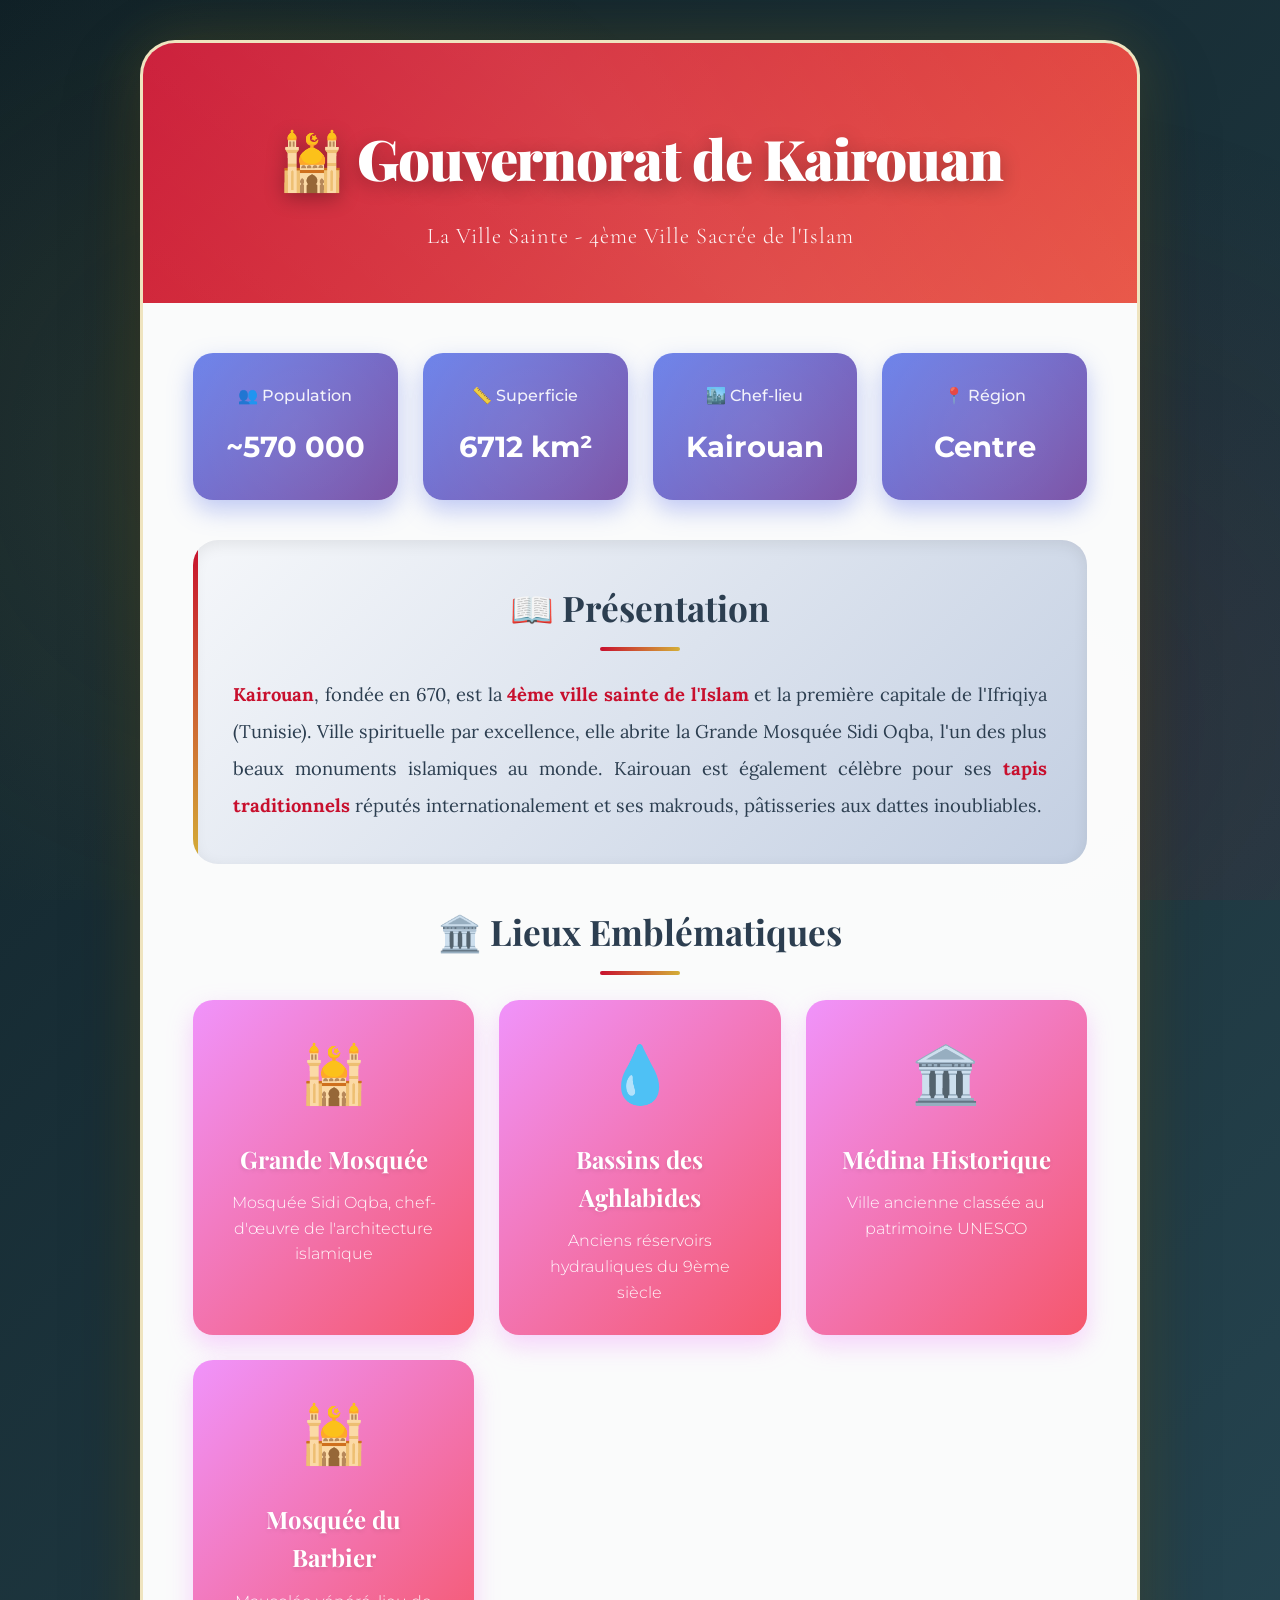
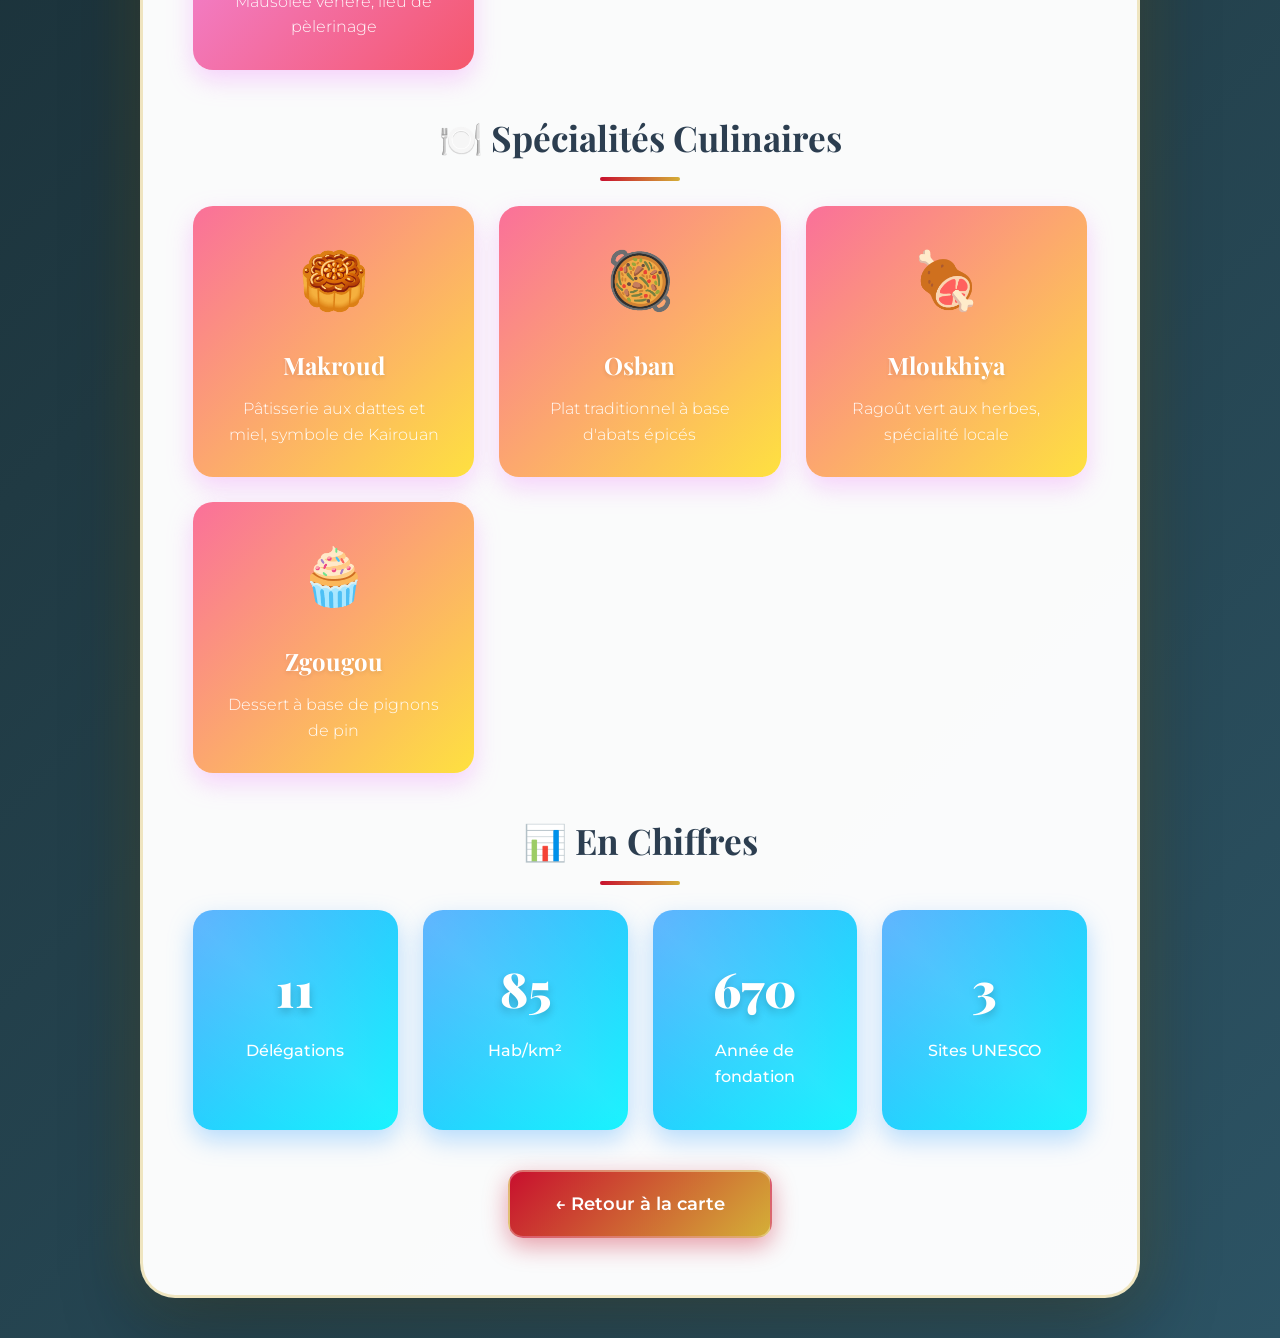
<file: gouvernorats/kairouan.html>
<!DOCTYPE html>
<html lang="fr">
<head>
    <meta charset="UTF-8">
    <meta name="viewport" content="width=device-width, initial-scale=1.0">
    <title>Gouvernorat de Kairouan</title>
    <link rel="preconnect" href="https://fonts.googleapis.com">
    <link rel="preconnect" href="https://fonts.gstatic.com" crossorigin>
    <link href="https://fonts.googleapis.com/css2?family=Poppins:wght@300;400;600;700&display=swap" rel="stylesheet">
    <link rel="stylesheet" href="../style.css">
</head>
<body>
    <div class="page-wrapper">
        <div class="detail-container">
            <header class="detail-header">
                <h1>🕌 Gouvernorat de Kairouan</h1>
                <p>La Ville Sainte - 4ème Ville Sacrée de l'Islam</p>
            </header>

            <div class="detail-body">
                
                <div class="detail-info">
                    <div class="info-card">
                        <h3>👥 Population</h3>
                        <p>~570 000</p>
                    </div>
                    <div class="info-card">
                        <h3>📏 Superficie</h3>
                        <p>6712 km²</p>
                    </div>
                    <div class="info-card">
                        <h3>🏙️ Chef-lieu</h3>
                        <p>Kairouan</p>
                    </div>
                    <div class="info-card">
                        <h3>📍 Région</h3>
                        <p>Centre</p>
                    </div>
                </div>

                <section class="description">
                    <h2>📖 Présentation</h2>
                    <p>
                        <strong>Kairouan</strong>, fondée en 670, est la <strong>4ème ville sainte de l'Islam</strong> 
                        et la première capitale de l'Ifriqiya (Tunisie). Ville spirituelle par excellence, elle abrite 
                        la Grande Mosquée Sidi Oqba, l'un des plus beaux monuments islamiques au monde. Kairouan est 
                        également célèbre pour ses <strong>tapis traditionnels</strong> réputés internationalement et 
                        ses makrouds, pâtisseries aux dattes inoubliables.
                    </p>
                </section>

                <section class="landmarks-section">
                    <h2>🏛️ Lieux Emblématiques</h2>
                    <div class="landmarks-grid">
                        <div class="landmark-card">
                            <div class="landmark-icon">🕌</div>
                            <h3>Grande Mosquée</h3>
                            <p>Mosquée Sidi Oqba, chef-d'œuvre de l'architecture islamique</p>
                        </div>
                        <div class="landmark-card">
                            <div class="landmark-icon">💧</div>
                            <h3>Bassins des Aghlabides</h3>
                            <p>Anciens réservoirs hydrauliques du 9ème siècle</p>
                        </div>
                        <div class="landmark-card">
                            <div class="landmark-icon">🏛️</div>
                            <h3>Médina Historique</h3>
                            <p>Ville ancienne classée au patrimoine UNESCO</p>
                        </div>
                        <div class="landmark-card">
                            <div class="landmark-icon">🕌</div>
                            <h3>Mosquée du Barbier</h3>
                            <p>Mausolée vénéré, lieu de pèlerinage</p>
                        </div>
                    </div>
                </section>

                <section class="specialties-section">
                    <h2>🍽️ Spécialités Culinaires</h2>
                    <div class="specialties-grid">
                        <div class="specialty-card">
                            <div class="specialty-emoji">🥮</div>
                            <h3>Makroud</h3>
                            <p>Pâtisserie aux dattes et miel, symbole de Kairouan</p>
                        </div>
                        <div class="specialty-card">
                            <div class="specialty-emoji">🥘</div>
                            <h3>Osban</h3>
                            <p>Plat traditionnel à base d'abats épicés</p>
                        </div>
                        <div class="specialty-card">
                            <div class="specialty-emoji">🍖</div>
                            <h3>Mloukhiya</h3>
                            <p>Ragoût vert aux herbes, spécialité locale</p>
                        </div>
                        <div class="specialty-card">
                            <div class="specialty-emoji">🧁</div>
                            <h3>Zgougou</h3>
                            <p>Dessert à base de pignons de pin</p>
                        </div>
                    </div>
                </section>

                <section class="stats-section">
                    <h2>📊 En Chiffres</h2>
                    <div class="stats-grid">
                        <div class="stat-item">
                            <div class="stat-number">11</div>
                            <div class="stat-label">Délégations</div>
                        </div>
                        <div class="stat-item">
                            <div class="stat-number">85</div>
                            <div class="stat-label">Hab/km²</div>
                        </div>
                        <div class="stat-item">
                            <div class="stat-number">670</div>
                            <div class="stat-label">Année de fondation</div>
                        </div>
                        <div class="stat-item">
                            <div class="stat-number">3</div>
                            <div class="stat-label">Sites UNESCO</div>
                        </div>
                    </div>
                </section>

                <div class="button-container">
                    <a href="../code.html" class="back-button">← Retour à la carte</a>
                </div>

            </div>
        </div>
    </div>
</body>
</html>
</file>
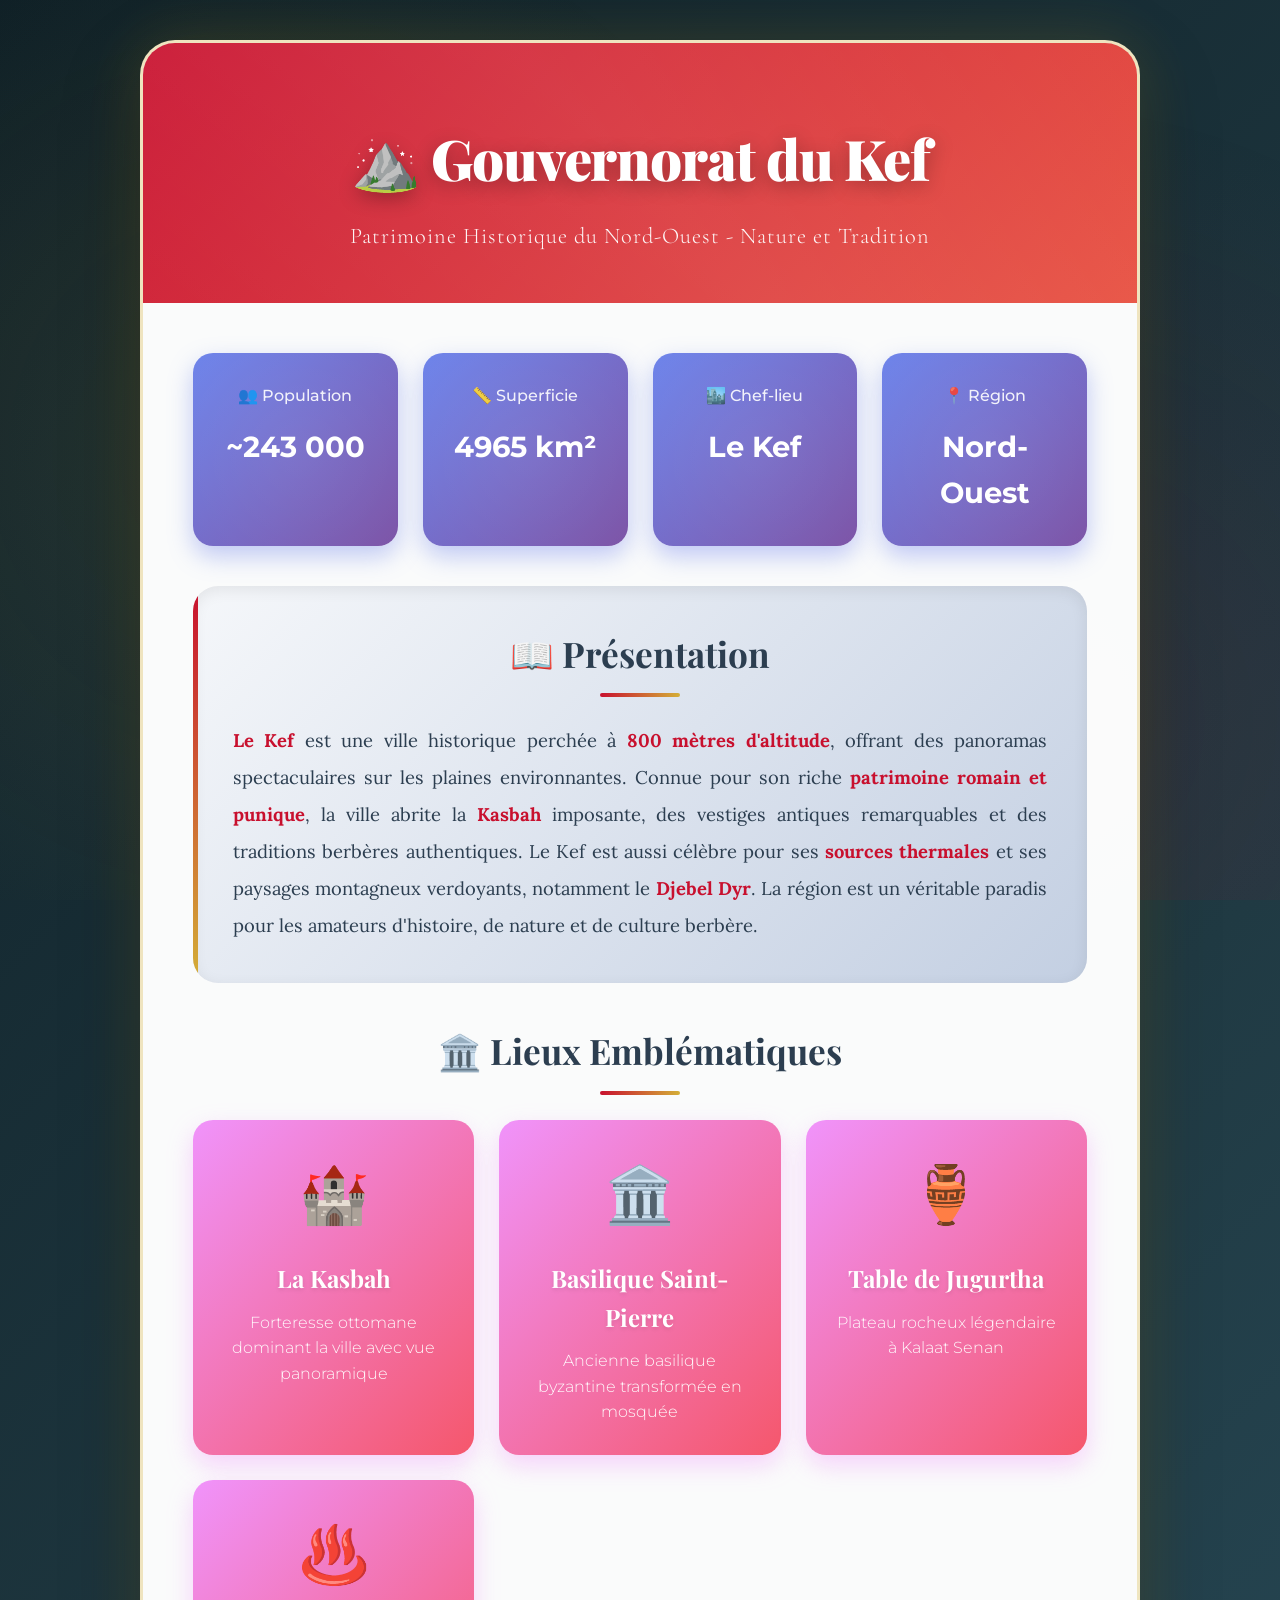
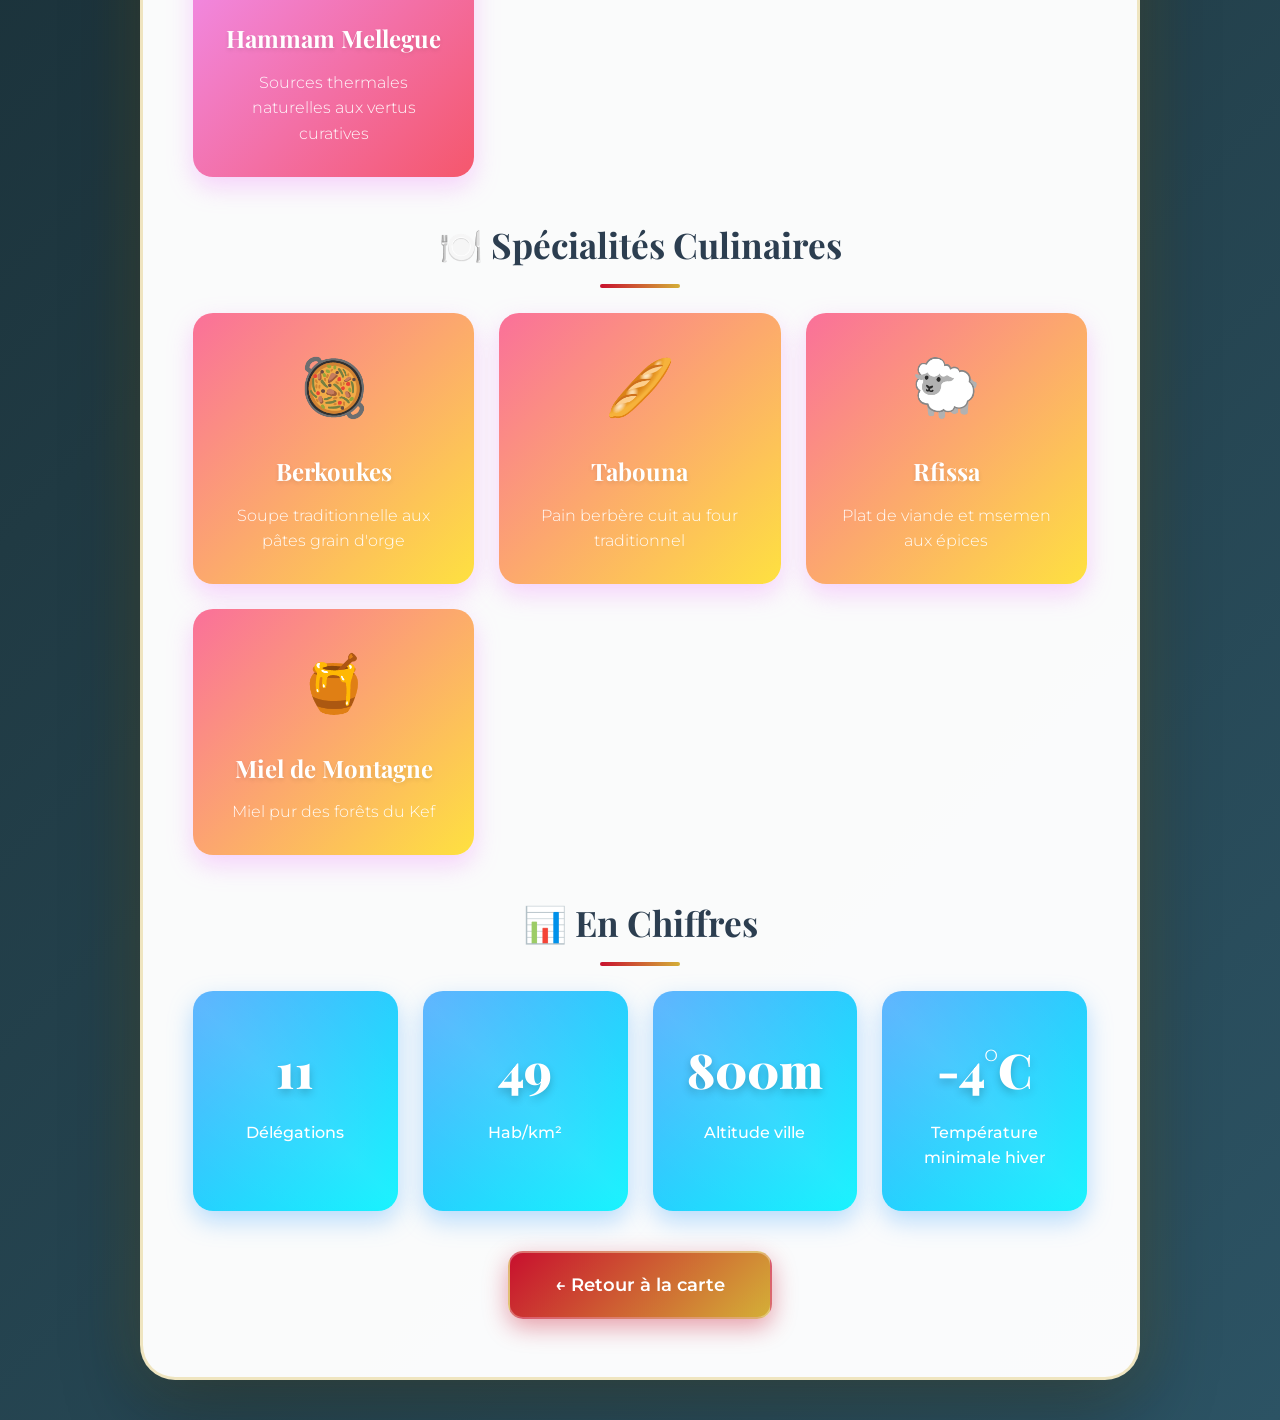
<file: gouvernorats/kef.html>
<!DOCTYPE html>
<html lang="fr">
<head>
    <meta charset="UTF-8">
    <meta name="viewport" content="width=device-width, initial-scale=1.0">
    <title>Gouvernorat du Kef</title>
    <link rel="preconnect" href="https://fonts.googleapis.com">
    <link rel="preconnect" href="https://fonts.gstatic.com" crossorigin>
    <link href="https://fonts.googleapis.com/css2?family=Poppins:wght@300;400;600;700&display=swap" rel="stylesheet">
    <link rel="stylesheet" href="../style.css">
</head>
<body>
    <div class="page-wrapper">
        <div class="detail-container">
            <header class="detail-header">
                <h1>⛰️ Gouvernorat du Kef</h1>
                <p>Patrimoine Historique du Nord-Ouest - Nature et Tradition</p>
            </header>

            <div class="detail-body">
                
                <div class="detail-info">
                    <div class="info-card">
                        <h3>👥 Population</h3>
                        <p>~243 000</p>
                    </div>
                    <div class="info-card">
                        <h3>📏 Superficie</h3>
                        <p>4965 km²</p>
                    </div>
                    <div class="info-card">
                        <h3>🏙️ Chef-lieu</h3>
                        <p>Le Kef</p>
                    </div>
                    <div class="info-card">
                        <h3>📍 Région</h3>
                        <p>Nord-Ouest</p>
                    </div>
                </div>

                <section class="description">
                    <h2>📖 Présentation</h2>
                    <p>
                        <strong>Le Kef</strong> est une ville historique perchée à <strong>800 mètres d'altitude</strong>, 
                        offrant des panoramas spectaculaires sur les plaines environnantes. Connue pour son riche 
                        <strong>patrimoine romain et punique</strong>, la ville abrite la <strong>Kasbah</strong> imposante, 
                        des vestiges antiques remarquables et des traditions berbères authentiques. Le Kef est aussi célèbre 
                        pour ses <strong>sources thermales</strong> et ses paysages montagneux verdoyants, notamment le 
                        <strong>Djebel Dyr</strong>. La région est un véritable paradis pour les amateurs d'histoire, 
                        de nature et de culture berbère.
                    </p>
                </section>

                <section class="landmarks-section">
                    <h2>🏛️ Lieux Emblématiques</h2>
                    <div class="landmarks-grid">
                        <div class="landmark-card">
                            <div class="landmark-icon">🏰</div>
                            <h3>La Kasbah</h3>
                            <p>Forteresse ottomane dominant la ville avec vue panoramique</p>
                        </div>
                        <div class="landmark-card">
                            <div class="landmark-icon">🏛️</div>
                            <h3>Basilique Saint-Pierre</h3>
                            <p>Ancienne basilique byzantine transformée en mosquée</p>
                        </div>
                        <div class="landmark-card">
                            <div class="landmark-icon">🏺</div>
                            <h3>Table de Jugurtha</h3>
                            <p>Plateau rocheux légendaire à Kalaat Senan</p>
                        </div>
                        <div class="landmark-card">
                            <div class="landmark-icon">♨️</div>
                            <h3>Hammam Mellegue</h3>
                            <p>Sources thermales naturelles aux vertus curatives</p>
                        </div>
                    </div>
                </section>

                <section class="specialties-section">
                    <h2>🍽️ Spécialités Culinaires</h2>
                    <div class="specialties-grid">
                        <div class="specialty-card">
                            <div class="specialty-emoji">🥘</div>
                            <h3>Berkoukes</h3>
                            <p>Soupe traditionnelle aux pâtes grain d'orge</p>
                        </div>
                        <div class="specialty-card">
                            <div class="specialty-emoji">🥖</div>
                            <h3>Tabouna</h3>
                            <p>Pain berbère cuit au four traditionnel</p>
                        </div>
                        <div class="specialty-card">
                            <div class="specialty-emoji">🐑</div>
                            <h3>Rfissa</h3>
                            <p>Plat de viande et msemen aux épices</p>
                        </div>
                        <div class="specialty-card">
                            <div class="specialty-emoji">🍯</div>
                            <h3>Miel de Montagne</h3>
                            <p>Miel pur des forêts du Kef</p>
                        </div>
                    </div>
                </section>

                <section class="stats-section">
                    <h2>📊 En Chiffres</h2>
                    <div class="stats-grid">
                        <div class="stat-item">
                            <div class="stat-number">11</div>
                            <div class="stat-label">Délégations</div>
                        </div>
                        <div class="stat-item">
                            <div class="stat-number">49</div>
                            <div class="stat-label">Hab/km²</div>
                        </div>
                        <div class="stat-item">
                            <div class="stat-number">800m</div>
                            <div class="stat-label">Altitude ville</div>
                        </div>
                        <div class="stat-item">
                            <div class="stat-number">-4°C</div>
                            <div class="stat-label">Température minimale hiver</div>
                        </div>
                    </div>
                </section>

                <div class="button-container">
                    <a href="../code.html" class="back-button">← Retour à la carte</a>
                </div>

            </div>
        </div>
    </div>
</body>
</html>
</file>
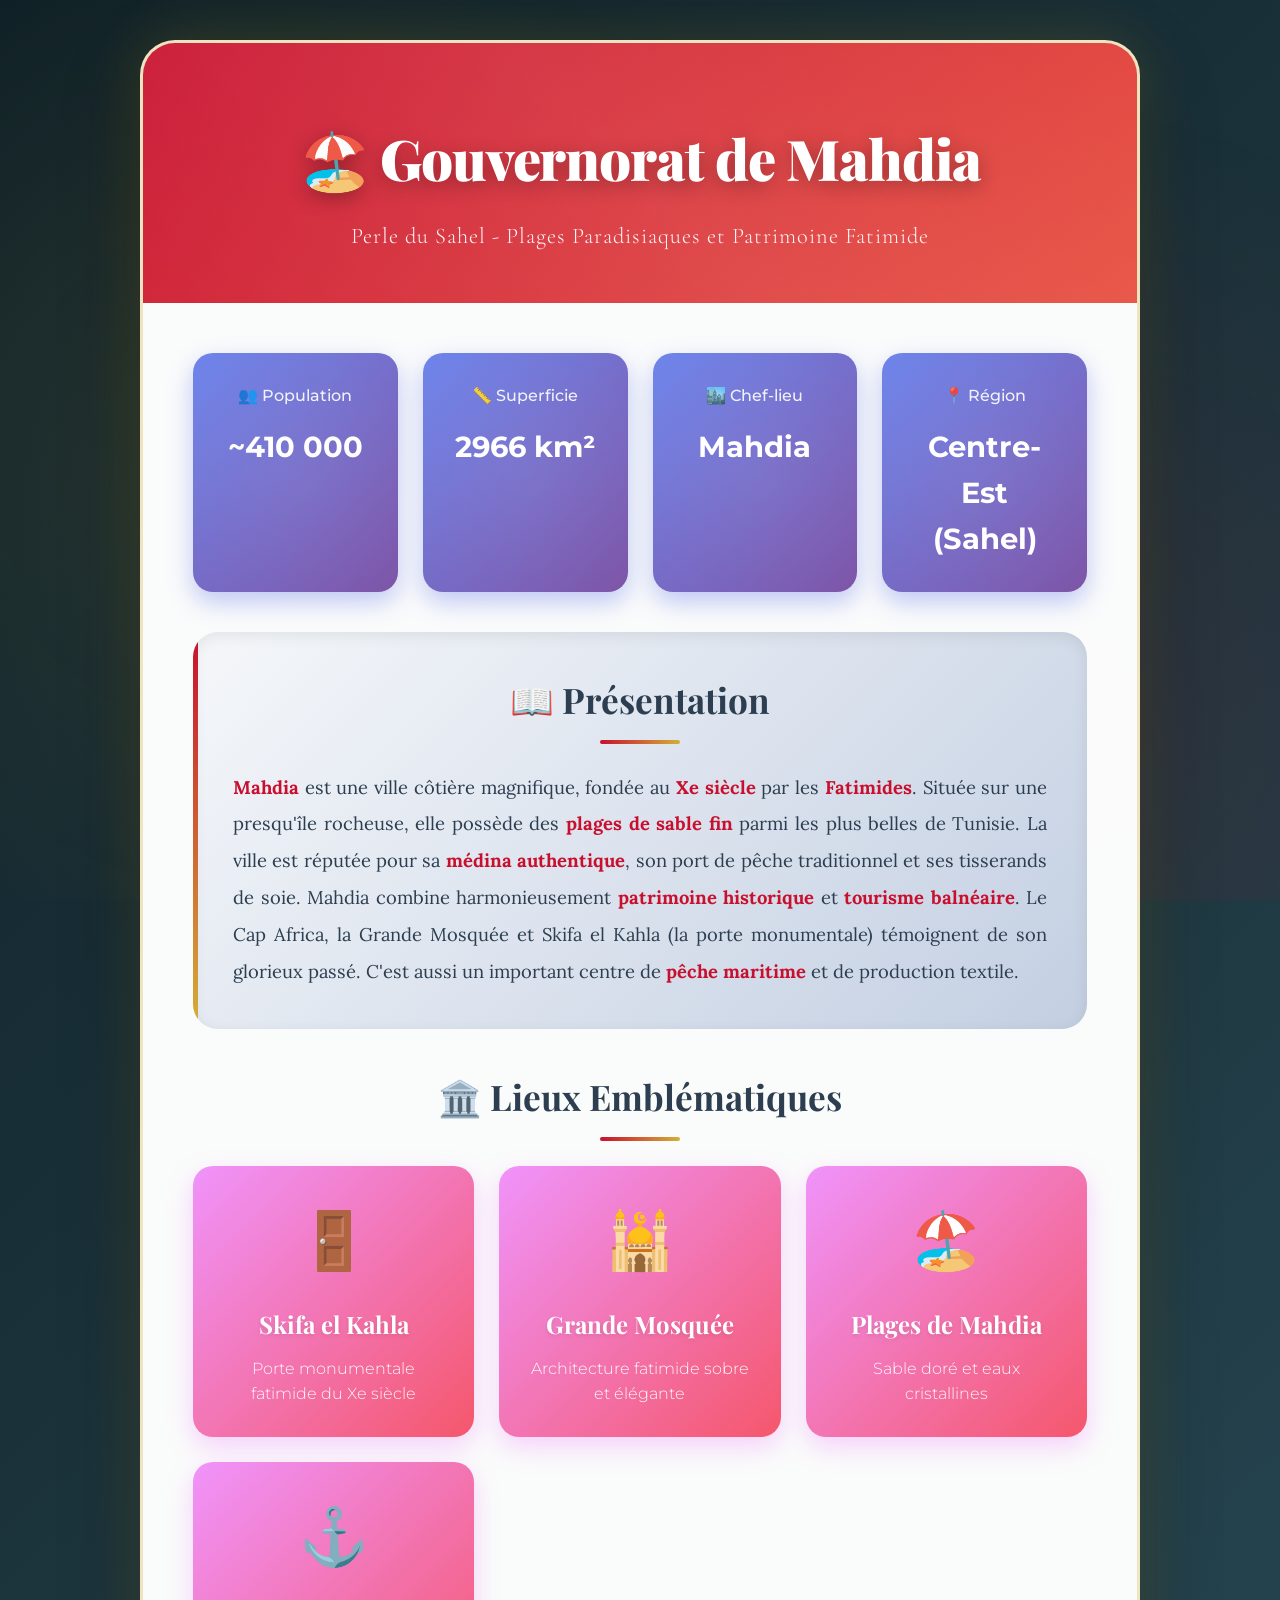
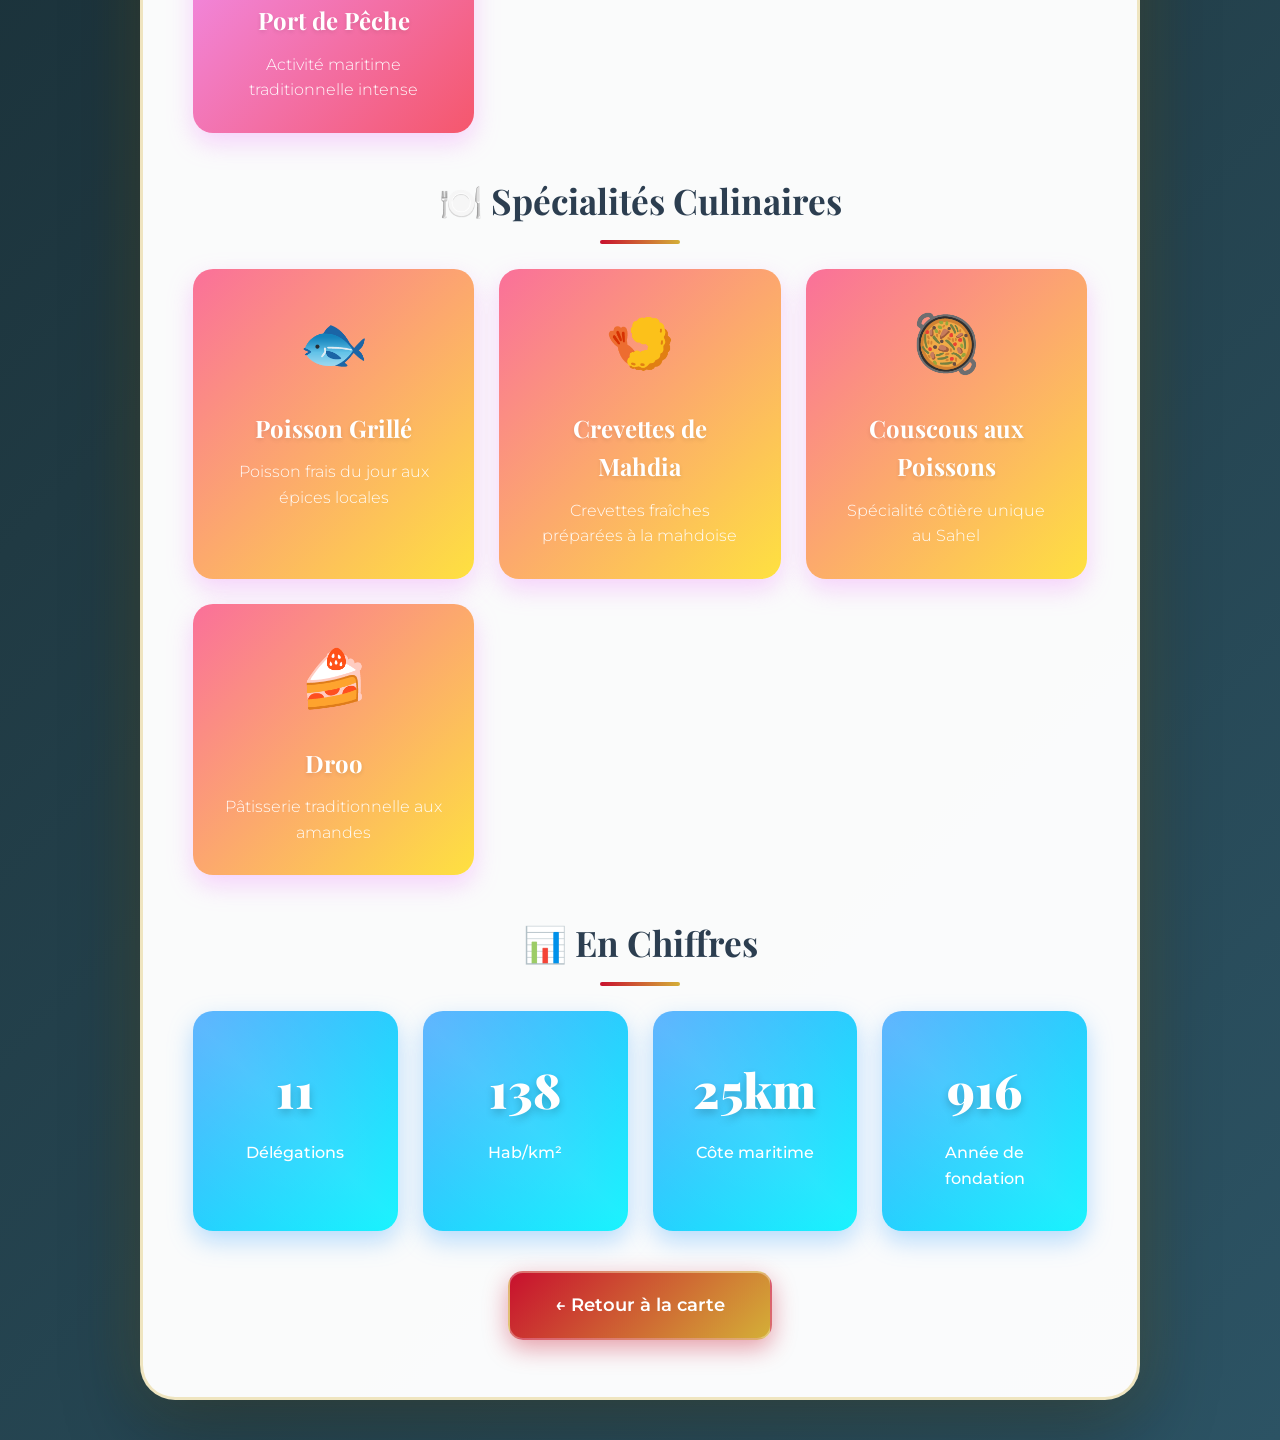
<file: gouvernorats/mahdia.html>
<!DOCTYPE html>
<html lang="fr">
<head>
    <meta charset="UTF-8">
    <meta name="viewport" content="width=device-width, initial-scale=1.0">
    <title>Gouvernorat de Mahdia</title>
    <link rel="preconnect" href="https://fonts.googleapis.com">
    <link rel="preconnect" href="https://fonts.gstatic.com" crossorigin>
    <link href="https://fonts.googleapis.com/css2?family=Poppins:wght@300;400;600;700&display=swap" rel="stylesheet">
    <link rel="stylesheet" href="../style.css">
</head>
<body>
    <div class="page-wrapper">
        <div class="detail-container">
            <header class="detail-header">
                <h1>🏖️ Gouvernorat de Mahdia</h1>
                <p>Perle du Sahel - Plages Paradisiaques et Patrimoine Fatimide</p>
            </header>

            <div class="detail-body">
                
                <div class="detail-info">
                    <div class="info-card">
                        <h3>👥 Population</h3>
                        <p>~410 000</p>
                    </div>
                    <div class="info-card">
                        <h3>📏 Superficie</h3>
                        <p>2966 km²</p>
                    </div>
                    <div class="info-card">
                        <h3>🏙️ Chef-lieu</h3>
                        <p>Mahdia</p>
                    </div>
                    <div class="info-card">
                        <h3>📍 Région</h3>
                        <p>Centre-Est (Sahel)</p>
                    </div>
                </div>

                <section class="description">
                    <h2>📖 Présentation</h2>
                    <p>
                        <strong>Mahdia</strong> est une ville côtière magnifique, fondée au <strong>Xe siècle</strong> 
                        par les <strong>Fatimides</strong>. Située sur une presqu'île rocheuse, elle possède des 
                        <strong>plages de sable fin</strong> parmi les plus belles de Tunisie. La ville est réputée 
                        pour sa <strong>médina authentique</strong>, son port de pêche traditionnel et ses tisserands 
                        de soie. Mahdia combine harmonieusement <strong>patrimoine historique</strong> et <strong>tourisme 
                        balnéaire</strong>. Le Cap Africa, la Grande Mosquée et Skifa el Kahla (la porte monumentale) 
                        témoignent de son glorieux passé. C'est aussi un important centre de <strong>pêche maritime</strong> 
                        et de production textile.
                    </p>
                </section>

                <section class="landmarks-section">
                    <h2>🏛️ Lieux Emblématiques</h2>
                    <div class="landmarks-grid">
                        <div class="landmark-card">
                            <div class="landmark-icon">🚪</div>
                            <h3>Skifa el Kahla</h3>
                            <p>Porte monumentale fatimide du Xe siècle</p>
                        </div>
                        <div class="landmark-card">
                            <div class="landmark-icon">🕌</div>
                            <h3>Grande Mosquée</h3>
                            <p>Architecture fatimide sobre et élégante</p>
                        </div>
                        <div class="landmark-card">
                            <div class="landmark-icon">🏖️</div>
                            <h3>Plages de Mahdia</h3>
                            <p>Sable doré et eaux cristallines</p>
                        </div>
                        <div class="landmark-card">
                            <div class="landmark-icon">⚓</div>
                            <h3>Port de Pêche</h3>
                            <p>Activité maritime traditionnelle intense</p>
                        </div>
                    </div>
                </section>

                <section class="specialties-section">
                    <h2>🍽️ Spécialités Culinaires</h2>
                    <div class="specialties-grid">
                        <div class="specialty-card">
                            <div class="specialty-emoji">🐟</div>
                            <h3>Poisson Grillé</h3>
                            <p>Poisson frais du jour aux épices locales</p>
                        </div>
                        <div class="specialty-card">
                            <div class="specialty-emoji">🍤</div>
                            <h3>Crevettes de Mahdia</h3>
                            <p>Crevettes fraîches préparées à la mahdoise</p>
                        </div>
                        <div class="specialty-card">
                            <div class="specialty-emoji">🥘</div>
                            <h3>Couscous aux Poissons</h3>
                            <p>Spécialité côtière unique au Sahel</p>
                        </div>
                        <div class="specialty-card">
                            <div class="specialty-emoji">🍰</div>
                            <h3>Droo</h3>
                            <p>Pâtisserie traditionnelle aux amandes</p>
                        </div>
                    </div>
                </section>

                <section class="stats-section">
                    <h2>📊 En Chiffres</h2>
                    <div class="stats-grid">
                        <div class="stat-item">
                            <div class="stat-number">11</div>
                            <div class="stat-label">Délégations</div>
                        </div>
                        <div class="stat-item">
                            <div class="stat-number">138</div>
                            <div class="stat-label">Hab/km²</div>
                        </div>
                        <div class="stat-item">
                            <div class="stat-number">25km</div>
                            <div class="stat-label">Côte maritime</div>
                        </div>
                        <div class="stat-item">
                            <div class="stat-number">916</div>
                            <div class="stat-label">Année de fondation</div>
                        </div>
                    </div>
                </section>

                <div class="button-container">
                    <a href="../code.html" class="back-button">← Retour à la carte</a>
                </div>

            </div>
        </div>
    </div>
</body>
</html>
</file>
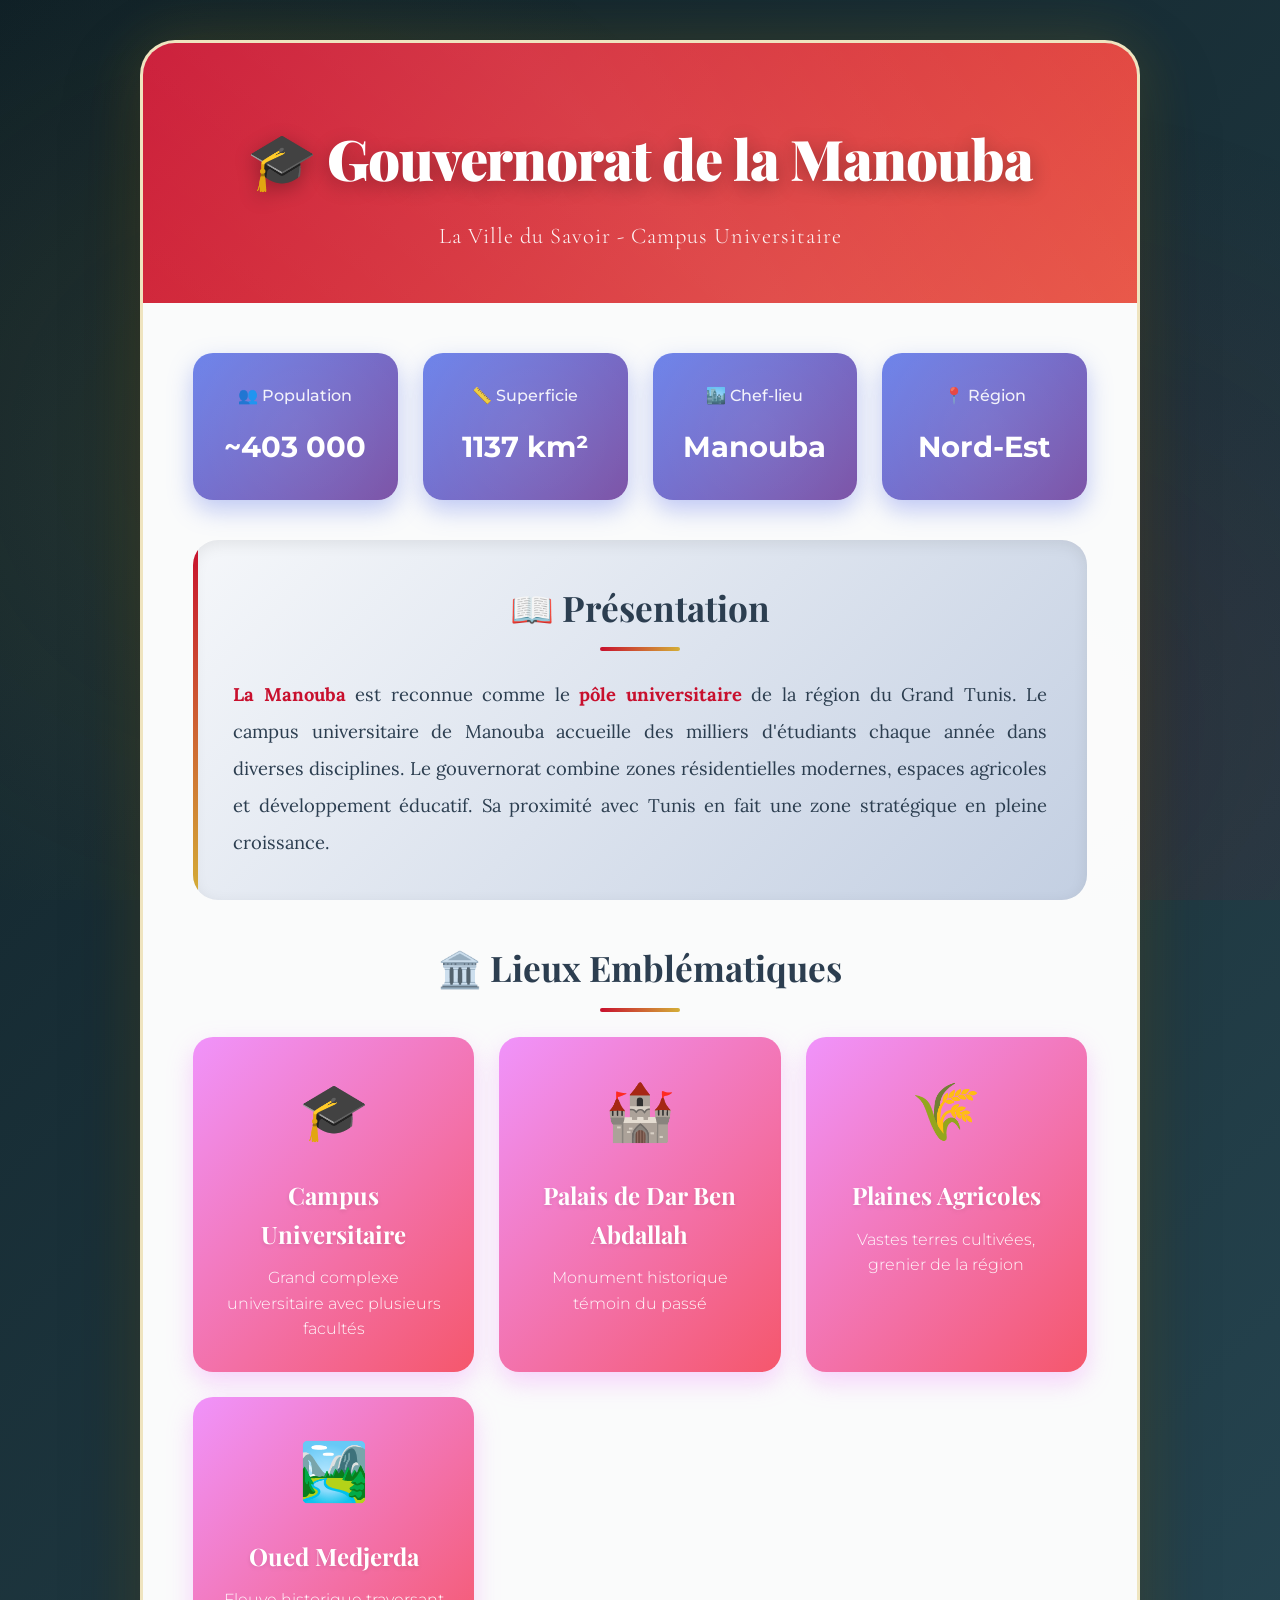
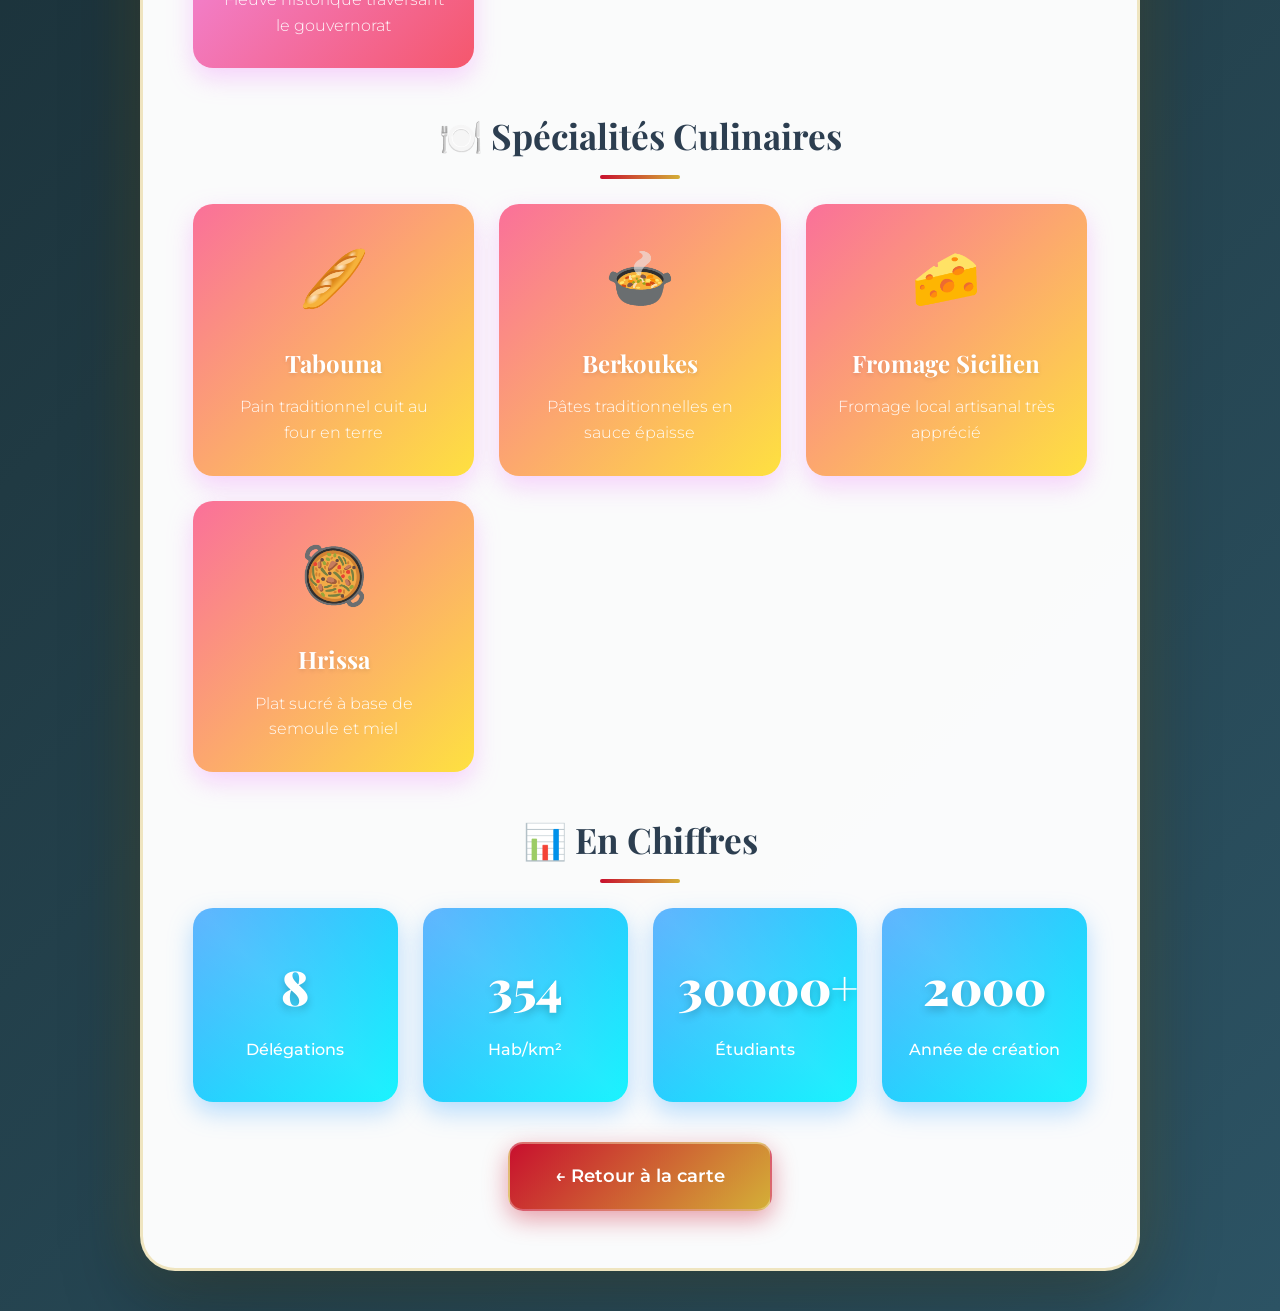
<file: gouvernorats/manouba.html>
<!DOCTYPE html>
<html lang="fr">
<head>
    <meta charset="UTF-8">
    <meta name="viewport" content="width=device-width, initial-scale=1.0">
    <title>Gouvernorat de la Manouba</title>
    <link rel="preconnect" href="https://fonts.googleapis.com">
    <link rel="preconnect" href="https://fonts.gstatic.com" crossorigin>
    <link href="https://fonts.googleapis.com/css2?family=Poppins:wght@300;400;600;700&display=swap" rel="stylesheet">
    <link rel="stylesheet" href="../style.css">
</head>
<body>
    <div class="page-wrapper">
        <div class="detail-container">
            <header class="detail-header">
                <h1>🎓 Gouvernorat de la Manouba</h1>
                <p>La Ville du Savoir - Campus Universitaire</p>
            </header>

            <div class="detail-body">
                
                <div class="detail-info">
                    <div class="info-card">
                        <h3>👥 Population</h3>
                        <p>~403 000</p>
                    </div>
                    <div class="info-card">
                        <h3>📏 Superficie</h3>
                        <p>1137 km²</p>
                    </div>
                    <div class="info-card">
                        <h3>🏙️ Chef-lieu</h3>
                        <p>Manouba</p>
                    </div>
                    <div class="info-card">
                        <h3>📍 Région</h3>
                        <p>Nord-Est</p>
                    </div>
                </div>

                <section class="description">
                    <h2>📖 Présentation</h2>
                    <p>
                        <strong>La Manouba</strong> est reconnue comme le <strong>pôle universitaire</strong> de la région 
                        du Grand Tunis. Le campus universitaire de Manouba accueille des milliers d'étudiants chaque année 
                        dans diverses disciplines. Le gouvernorat combine zones résidentielles modernes, espaces agricoles 
                        et développement éducatif. Sa proximité avec Tunis en fait une zone stratégique en pleine croissance.
                    </p>
                </section>

                <section class="landmarks-section">
                    <h2>🏛️ Lieux Emblématiques</h2>
                    <div class="landmarks-grid">
                        <div class="landmark-card">
                            <div class="landmark-icon">🎓</div>
                            <h3>Campus Universitaire</h3>
                            <p>Grand complexe universitaire avec plusieurs facultés</p>
                        </div>
                        <div class="landmark-card">
                            <div class="landmark-icon">🏰</div>
                            <h3>Palais de Dar Ben Abdallah</h3>
                            <p>Monument historique témoin du passé</p>
                        </div>
                        <div class="landmark-card">
                            <div class="landmark-icon">🌾</div>
                            <h3>Plaines Agricoles</h3>
                            <p>Vastes terres cultivées, grenier de la région</p>
                        </div>
                        <div class="landmark-card">
                            <div class="landmark-icon">🏞️</div>
                            <h3>Oued Medjerda</h3>
                            <p>Fleuve historique traversant le gouvernorat</p>
                        </div>
                    </div>
                </section>

                <section class="specialties-section">
                    <h2>🍽️ Spécialités Culinaires</h2>
                    <div class="specialties-grid">
                        <div class="specialty-card">
                            <div class="specialty-emoji">🥖</div>
                            <h3>Tabouna</h3>
                            <p>Pain traditionnel cuit au four en terre</p>
                        </div>
                        <div class="specialty-card">
                            <div class="specialty-emoji">🍲</div>
                            <h3>Berkoukes</h3>
                            <p>Pâtes traditionnelles en sauce épaisse</p>
                        </div>
                        <div class="specialty-card">
                            <div class="specialty-emoji">🧀</div>
                            <h3>Fromage Sicilien</h3>
                            <p>Fromage local artisanal très apprécié</p>
                        </div>
                        <div class="specialty-card">
                            <div class="specialty-emoji">🥘</div>
                            <h3>Hrissa</h3>
                            <p>Plat sucré à base de semoule et miel</p>
                        </div>
                    </div>
                </section>

                <section class="stats-section">
                    <h2>📊 En Chiffres</h2>
                    <div class="stats-grid">
                        <div class="stat-item">
                            <div class="stat-number">8</div>
                            <div class="stat-label">Délégations</div>
                        </div>
                        <div class="stat-item">
                            <div class="stat-number">354</div>
                            <div class="stat-label">Hab/km²</div>
                        </div>
                        <div class="stat-item">
                            <div class="stat-number">30000+</div>
                            <div class="stat-label">Étudiants</div>
                        </div>
                        <div class="stat-item">
                            <div class="stat-number">2000</div>
                            <div class="stat-label">Année de création</div>
                        </div>
                    </div>
                </section>

                <div class="button-container">
                    <a href="../code.html" class="back-button">← Retour à la carte</a>
                </div>

            </div>
        </div>
    </div>
</body>
</html>
</file>
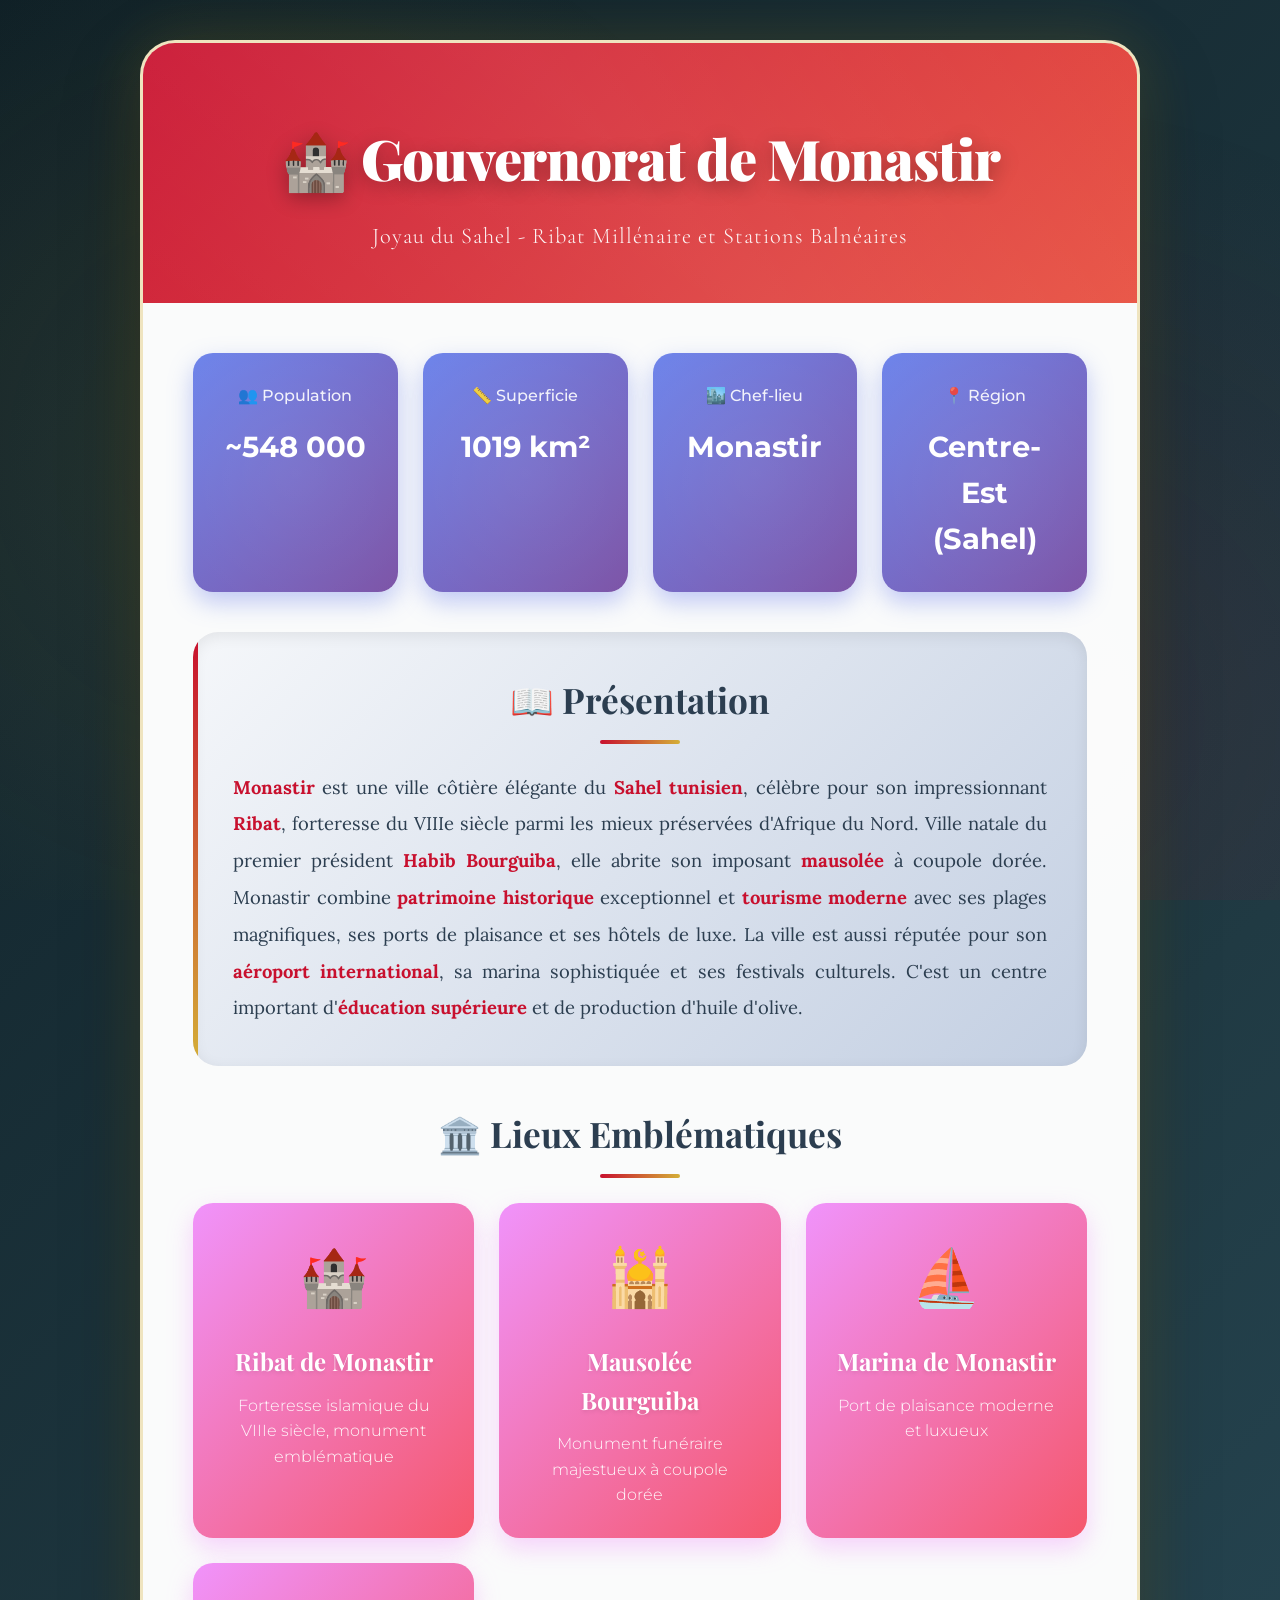
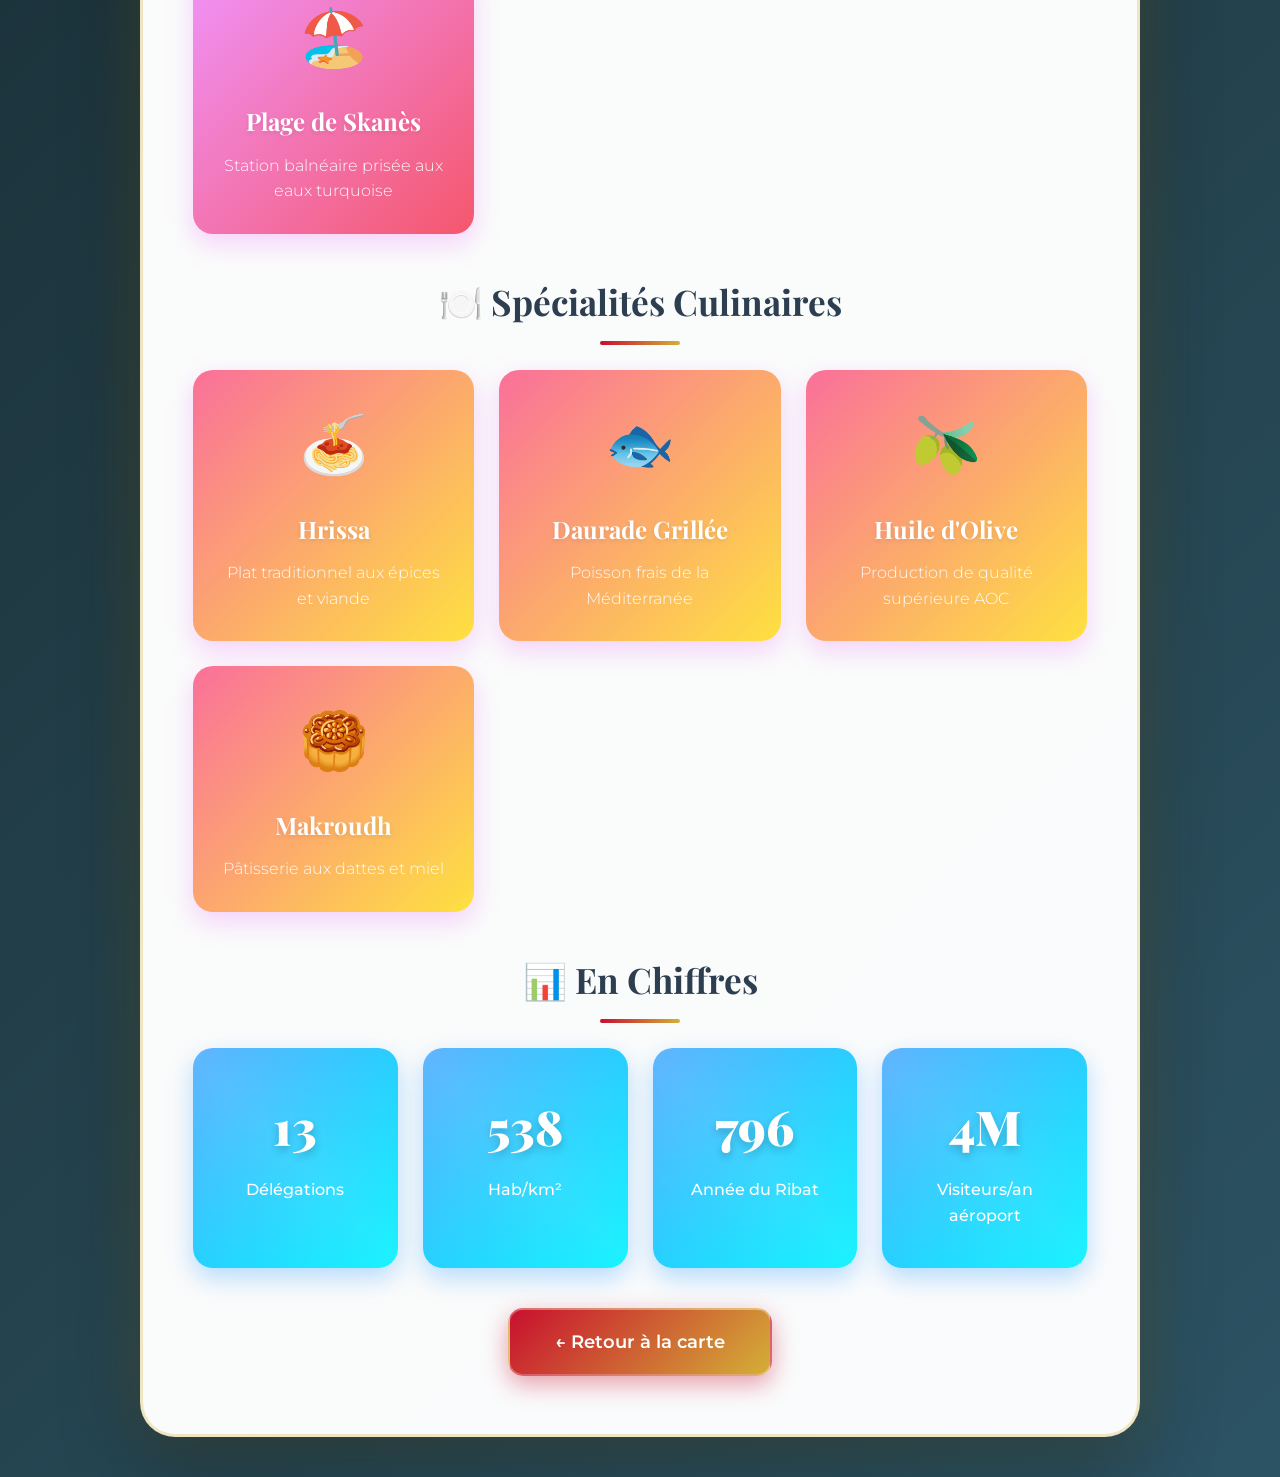
<file: gouvernorats/monastir.html>
<!DOCTYPE html>
<html lang="fr">
<head>
    <meta charset="UTF-8">
    <meta name="viewport" content="width=device-width, initial-scale=1.0">
    <title>Gouvernorat de Monastir</title>
    <link rel="preconnect" href="https://fonts.googleapis.com">
    <link rel="preconnect" href="https://fonts.gstatic.com" crossorigin>
    <link href="https://fonts.googleapis.com/css2?family=Poppins:wght@300;400;600;700&display=swap" rel="stylesheet">
    <link rel="stylesheet" href="../style.css">
</head>
<body>
    <div class="page-wrapper">
        <div class="detail-container">
            <header class="detail-header">
                <h1>🏰 Gouvernorat de Monastir</h1>
                <p>Joyau du Sahel - Ribat Millénaire et Stations Balnéaires</p>
            </header>

            <div class="detail-body">
                
                <div class="detail-info">
                    <div class="info-card">
                        <h3>👥 Population</h3>
                        <p>~548 000</p>
                    </div>
                    <div class="info-card">
                        <h3>📏 Superficie</h3>
                        <p>1019 km²</p>
                    </div>
                    <div class="info-card">
                        <h3>🏙️ Chef-lieu</h3>
                        <p>Monastir</p>
                    </div>
                    <div class="info-card">
                        <h3>📍 Région</h3>
                        <p>Centre-Est (Sahel)</p>
                    </div>
                </div>

                <section class="description">
                    <h2>📖 Présentation</h2>
                    <p>
                        <strong>Monastir</strong> est une ville côtière élégante du <strong>Sahel tunisien</strong>, 
                        célèbre pour son impressionnant <strong>Ribat</strong>, forteresse du VIIIe siècle parmi les 
                        mieux préservées d'Afrique du Nord. Ville natale du premier président <strong>Habib Bourguiba</strong>, 
                        elle abrite son imposant <strong>mausolée</strong> à coupole dorée. Monastir combine 
                        <strong>patrimoine historique</strong> exceptionnel et <strong>tourisme moderne</strong> avec ses 
                        plages magnifiques, ses ports de plaisance et ses hôtels de luxe. La ville est aussi réputée pour 
                        son <strong>aéroport international</strong>, sa marina sophistiquée et ses festivals culturels. 
                        C'est un centre important d'<strong>éducation supérieure</strong> et de production d'huile d'olive.
                    </p>
                </section>

                <section class="landmarks-section">
                    <h2>🏛️ Lieux Emblématiques</h2>
                    <div class="landmarks-grid">
                        <div class="landmark-card">
                            <div class="landmark-icon">🏰</div>
                            <h3>Ribat de Monastir</h3>
                            <p>Forteresse islamique du VIIIe siècle, monument emblématique</p>
                        </div>
                        <div class="landmark-card">
                            <div class="landmark-icon">🕌</div>
                            <h3>Mausolée Bourguiba</h3>
                            <p>Monument funéraire majestueux à coupole dorée</p>
                        </div>
                        <div class="landmark-card">
                            <div class="landmark-icon">⛵</div>
                            <h3>Marina de Monastir</h3>
                            <p>Port de plaisance moderne et luxueux</p>
                        </div>
                        <div class="landmark-card">
                            <div class="landmark-icon">🏖️</div>
                            <h3>Plage de Skanès</h3>
                            <p>Station balnéaire prisée aux eaux turquoise</p>
                        </div>
                    </div>
                </section>

                <section class="specialties-section">
                    <h2>🍽️ Spécialités Culinaires</h2>
                    <div class="specialties-grid">
                        <div class="specialty-card">
                            <div class="specialty-emoji">🍝</div>
                            <h3>Hrissa</h3>
                            <p>Plat traditionnel aux épices et viande</p>
                        </div>
                        <div class="specialty-card">
                            <div class="specialty-emoji">🐟</div>
                            <h3>Daurade Grillée</h3>
                            <p>Poisson frais de la Méditerranée</p>
                        </div>
                        <div class="specialty-card">
                            <div class="specialty-emoji">🫒</div>
                            <h3>Huile d'Olive</h3>
                            <p>Production de qualité supérieure AOC</p>
                        </div>
                        <div class="specialty-card">
                            <div class="specialty-emoji">🥮</div>
                            <h3>Makroudh</h3>
                            <p>Pâtisserie aux dattes et miel</p>
                        </div>
                    </div>
                </section>

                <section class="stats-section">
                    <h2>📊 En Chiffres</h2>
                    <div class="stats-grid">
                        <div class="stat-item">
                            <div class="stat-number">13</div>
                            <div class="stat-label">Délégations</div>
                        </div>
                        <div class="stat-item">
                            <div class="stat-number">538</div>
                            <div class="stat-label">Hab/km²</div>
                        </div>
                        <div class="stat-item">
                            <div class="stat-number">796</div>
                            <div class="stat-label">Année du Ribat</div>
                        </div>
                        <div class="stat-item">
                            <div class="stat-number">4M</div>
                            <div class="stat-label">Visiteurs/an aéroport</div>
                        </div>
                    </div>
                </section>

                <div class="button-container">
                    <a href="../code.html" class="back-button">← Retour à la carte</a>
                </div>

            </div>
        </div>
    </div>
</body>
</html>
</file>
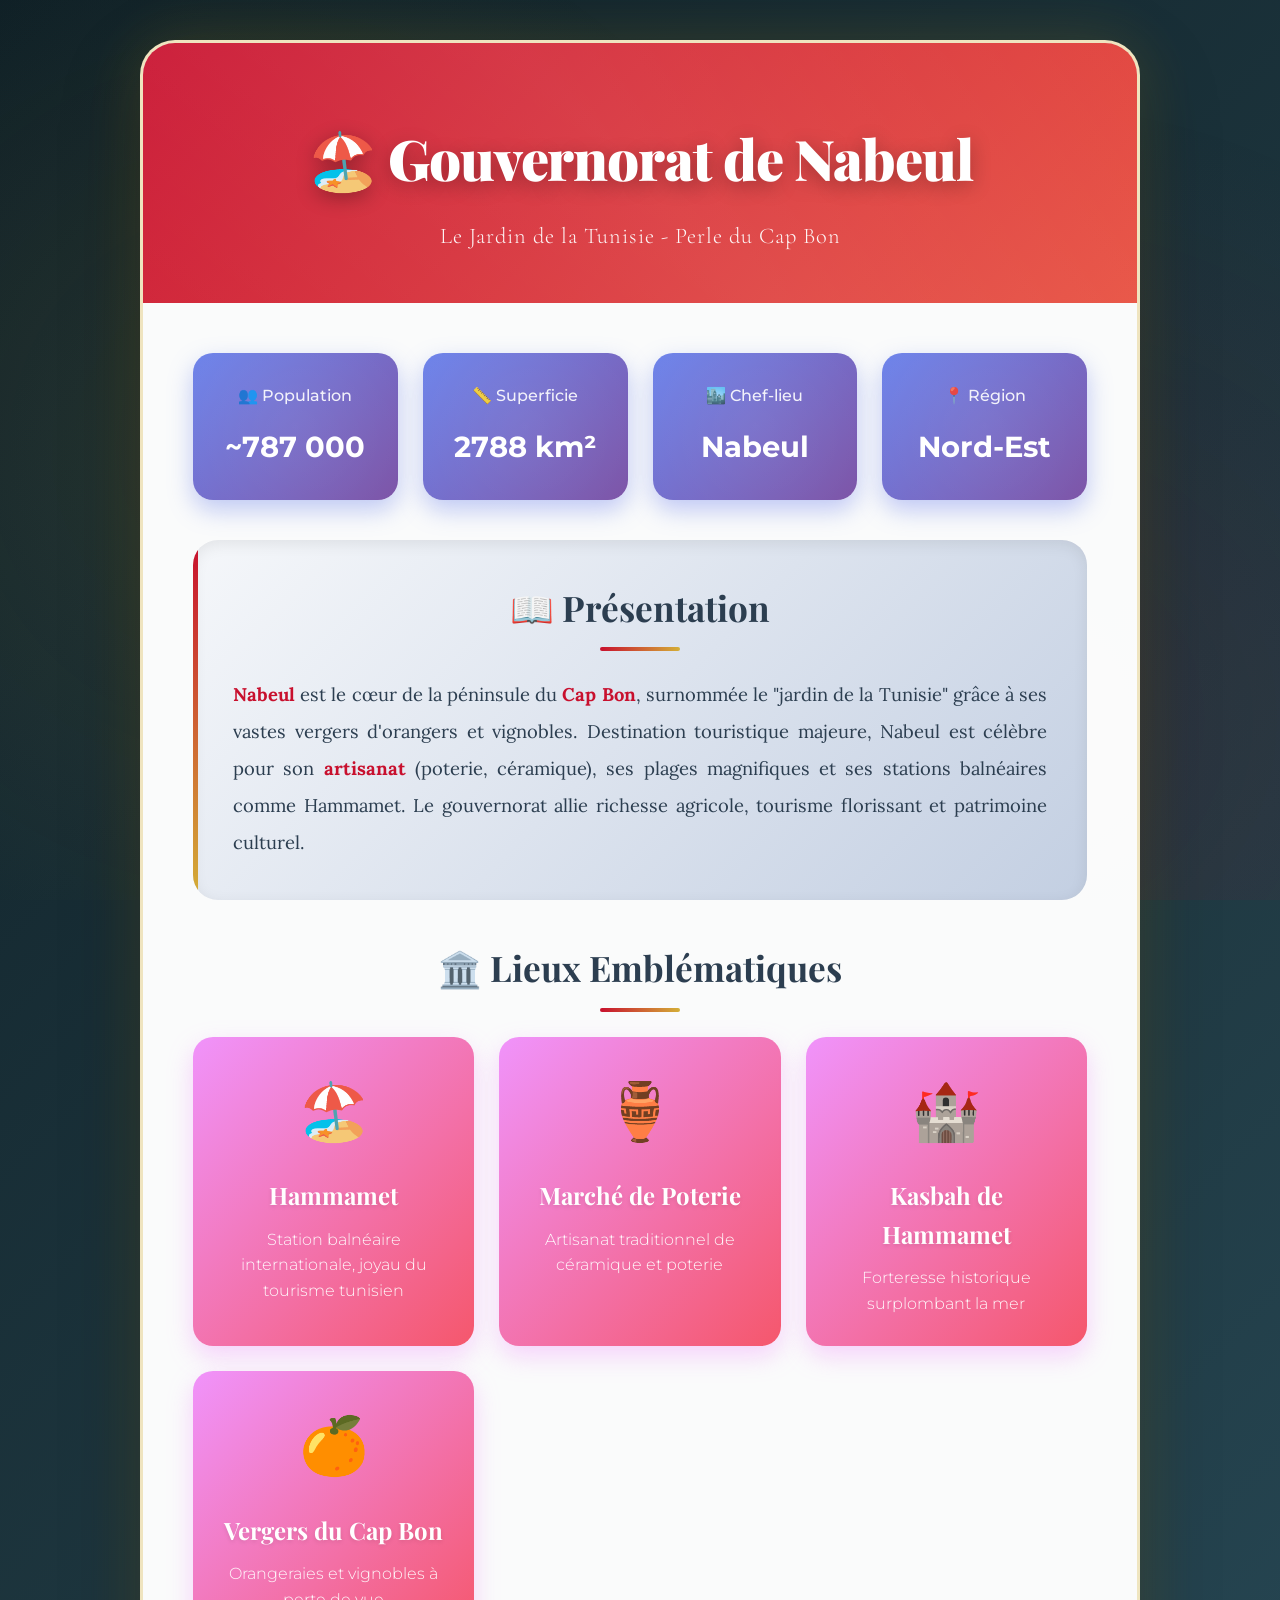
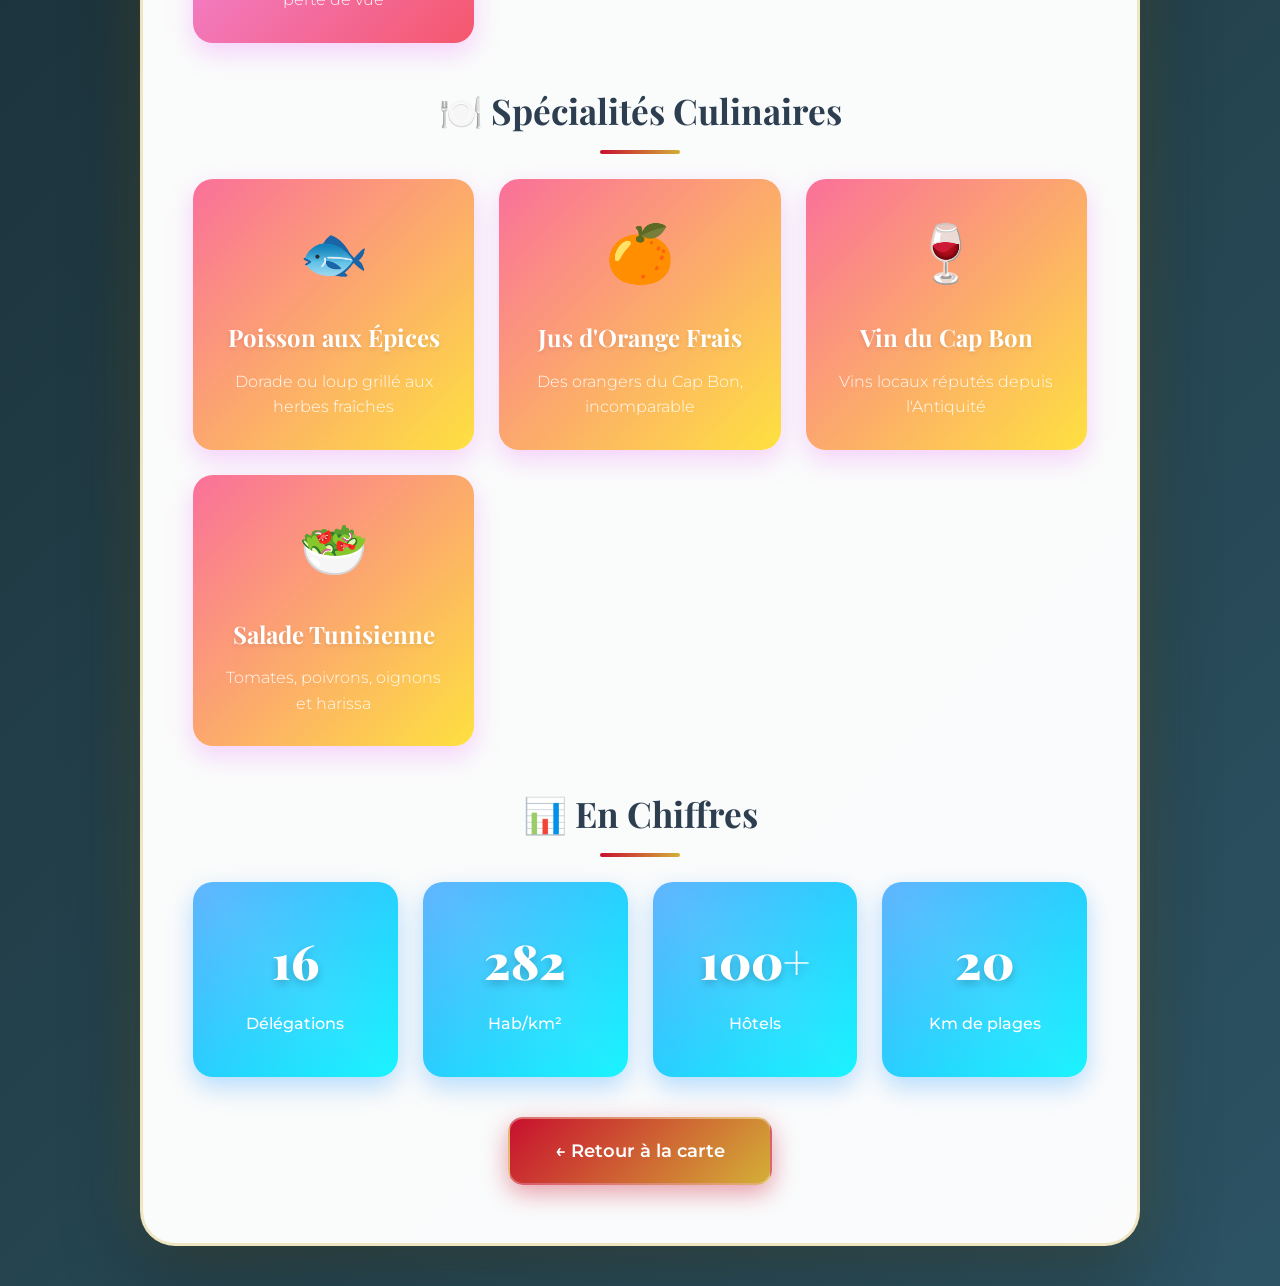
<file: gouvernorats/nabeul.html>
<!DOCTYPE html>
<html lang="fr">
<head>
    <meta charset="UTF-8">
    <meta name="viewport" content="width=device-width, initial-scale=1.0">
    <title>Gouvernorat de Nabeul</title>
    <link rel="preconnect" href="https://fonts.googleapis.com">
    <link rel="preconnect" href="https://fonts.gstatic.com" crossorigin>
    <link href="https://fonts.googleapis.com/css2?family=Poppins:wght@300;400;600;700&display=swap" rel="stylesheet">
    <link rel="stylesheet" href="../style.css">
</head>
<body>
    <div class="page-wrapper">
        <div class="detail-container">
            <header class="detail-header">
                <h1>🏖️ Gouvernorat de Nabeul</h1>
                <p>Le Jardin de la Tunisie - Perle du Cap Bon</p>
            </header>

            <div class="detail-body">
                
                <div class="detail-info">
                    <div class="info-card">
                        <h3>👥 Population</h3>
                        <p>~787 000</p>
                    </div>
                    <div class="info-card">
                        <h3>📏 Superficie</h3>
                        <p>2788 km²</p>
                    </div>
                    <div class="info-card">
                        <h3>🏙️ Chef-lieu</h3>
                        <p>Nabeul</p>
                    </div>
                    <div class="info-card">
                        <h3>📍 Région</h3>
                        <p>Nord-Est</p>
                    </div>
                </div>

                <section class="description">
                    <h2>📖 Présentation</h2>
                    <p>
                        <strong>Nabeul</strong> est le cœur de la péninsule du <strong>Cap Bon</strong>, surnommée le 
                        "jardin de la Tunisie" grâce à ses vastes vergers d'orangers et vignobles. Destination touristique 
                        majeure, Nabeul est célèbre pour son <strong>artisanat</strong> (poterie, céramique), ses plages 
                        magnifiques et ses stations balnéaires comme Hammamet. Le gouvernorat allie richesse agricole, 
                        tourisme florissant et patrimoine culturel.
                    </p>
                </section>

                <section class="landmarks-section">
                    <h2>🏛️ Lieux Emblématiques</h2>
                    <div class="landmarks-grid">
                        <div class="landmark-card">
                            <div class="landmark-icon">🏖️</div>
                            <h3>Hammamet</h3>
                            <p>Station balnéaire internationale, joyau du tourisme tunisien</p>
                        </div>
                        <div class="landmark-card">
                            <div class="landmark-icon">🏺</div>
                            <h3>Marché de Poterie</h3>
                            <p>Artisanat traditionnel de céramique et poterie</p>
                        </div>
                        <div class="landmark-card">
                            <div class="landmark-icon">🏰</div>
                            <h3>Kasbah de Hammamet</h3>
                            <p>Forteresse historique surplombant la mer</p>
                        </div>
                        <div class="landmark-card">
                            <div class="landmark-icon">🍊</div>
                            <h3>Vergers du Cap Bon</h3>
                            <p>Orangeraies et vignobles à perte de vue</p>
                        </div>
                    </div>
                </section>

                <section class="specialties-section">
                    <h2>🍽️ Spécialités Culinaires</h2>
                    <div class="specialties-grid">
                        <div class="specialty-card">
                            <div class="specialty-emoji">🐟</div>
                            <h3>Poisson aux Épices</h3>
                            <p>Dorade ou loup grillé aux herbes fraîches</p>
                        </div>
                        <div class="specialty-card">
                            <div class="specialty-emoji">🍊</div>
                            <h3>Jus d'Orange Frais</h3>
                            <p>Des orangers du Cap Bon, incomparable</p>
                        </div>
                        <div class="specialty-card">
                            <div class="specialty-emoji">🍷</div>
                            <h3>Vin du Cap Bon</h3>
                            <p>Vins locaux réputés depuis l'Antiquité</p>
                        </div>
                        <div class="specialty-card">
                            <div class="specialty-emoji">🥗</div>
                            <h3>Salade Tunisienne</h3>
                            <p>Tomates, poivrons, oignons et harissa</p>
                        </div>
                    </div>
                </section>

                <section class="stats-section">
                    <h2>📊 En Chiffres</h2>
                    <div class="stats-grid">
                        <div class="stat-item">
                            <div class="stat-number">16</div>
                            <div class="stat-label">Délégations</div>
                        </div>
                        <div class="stat-item">
                            <div class="stat-number">282</div>
                            <div class="stat-label">Hab/km²</div>
                        </div>
                        <div class="stat-item">
                            <div class="stat-number">100+</div>
                            <div class="stat-label">Hôtels</div>
                        </div>
                        <div class="stat-item">
                            <div class="stat-number">20</div>
                            <div class="stat-label">Km de plages</div>
                        </div>
                    </div>
                </section>

                <div class="button-container">
                    <a href="../code.html" class="back-button">← Retour à la carte</a>
                </div>

            </div>
        </div>
    </div>
</body>
</html>
</file>
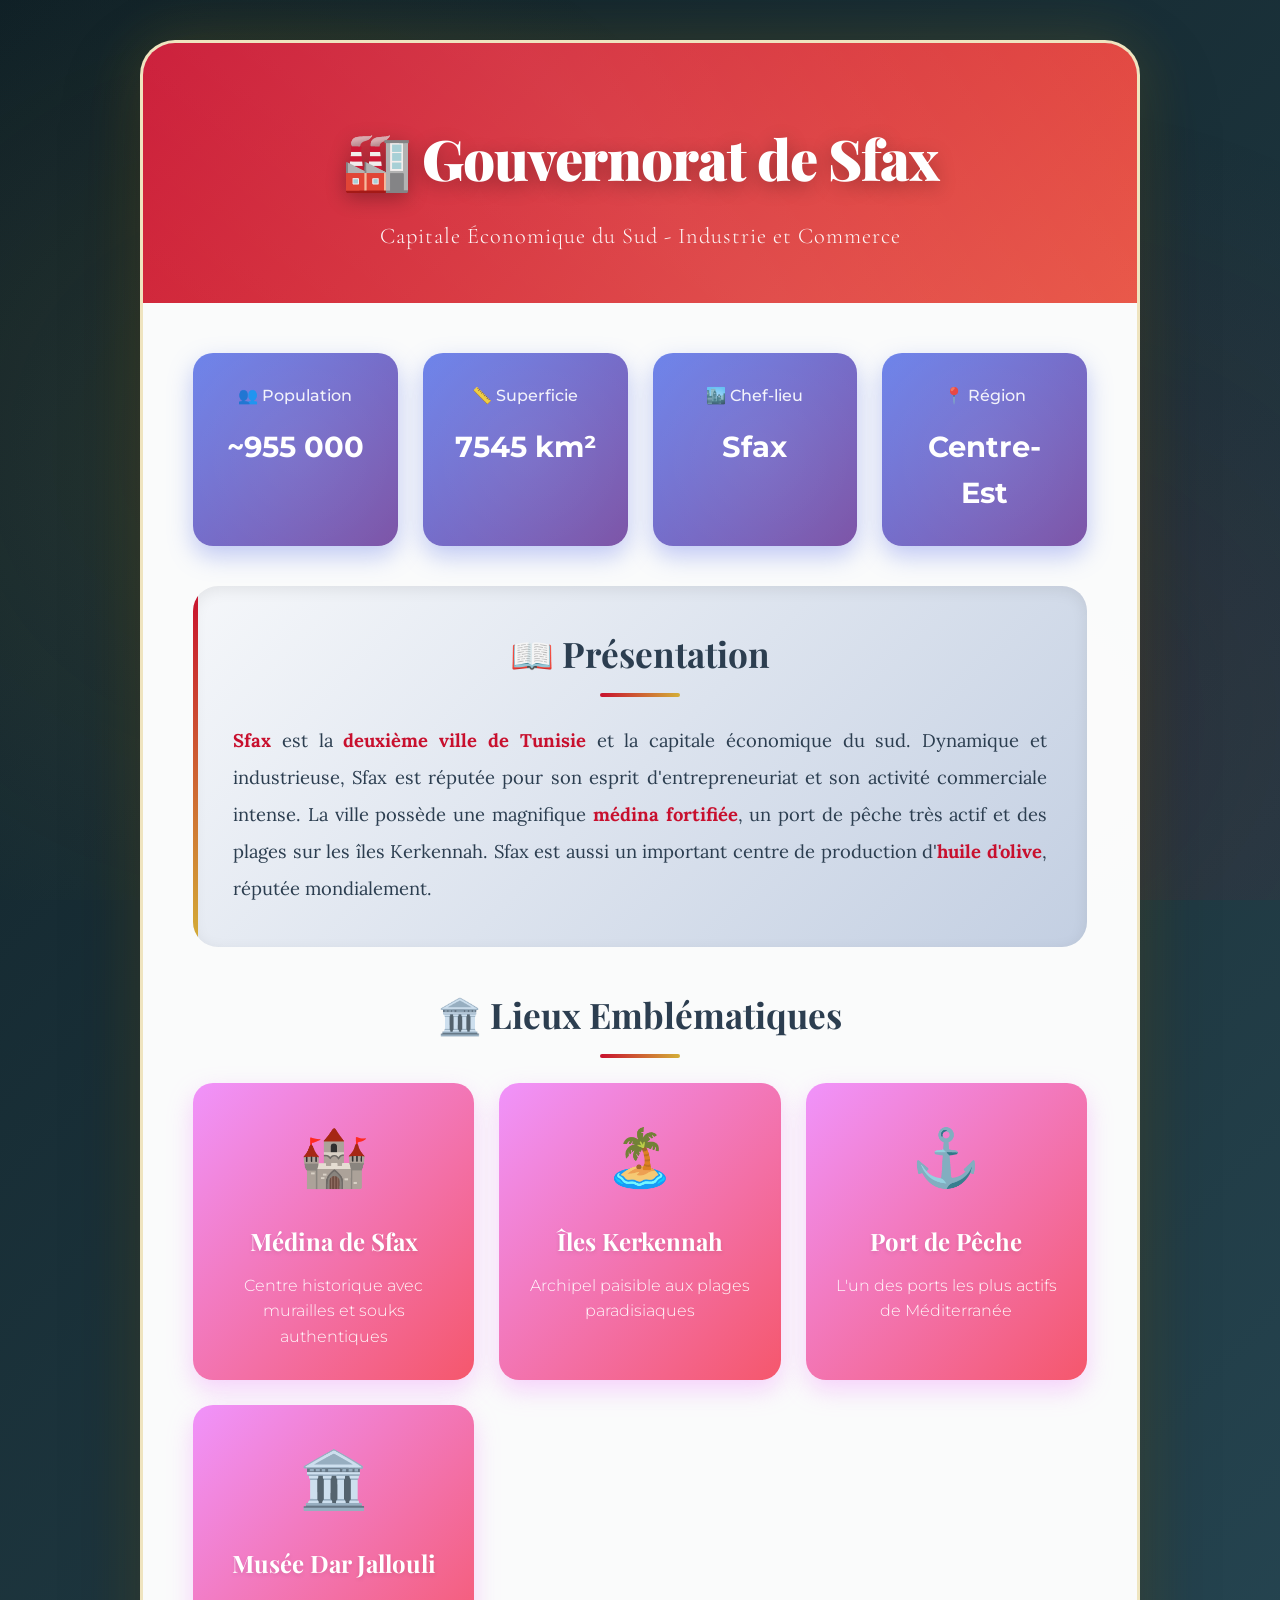
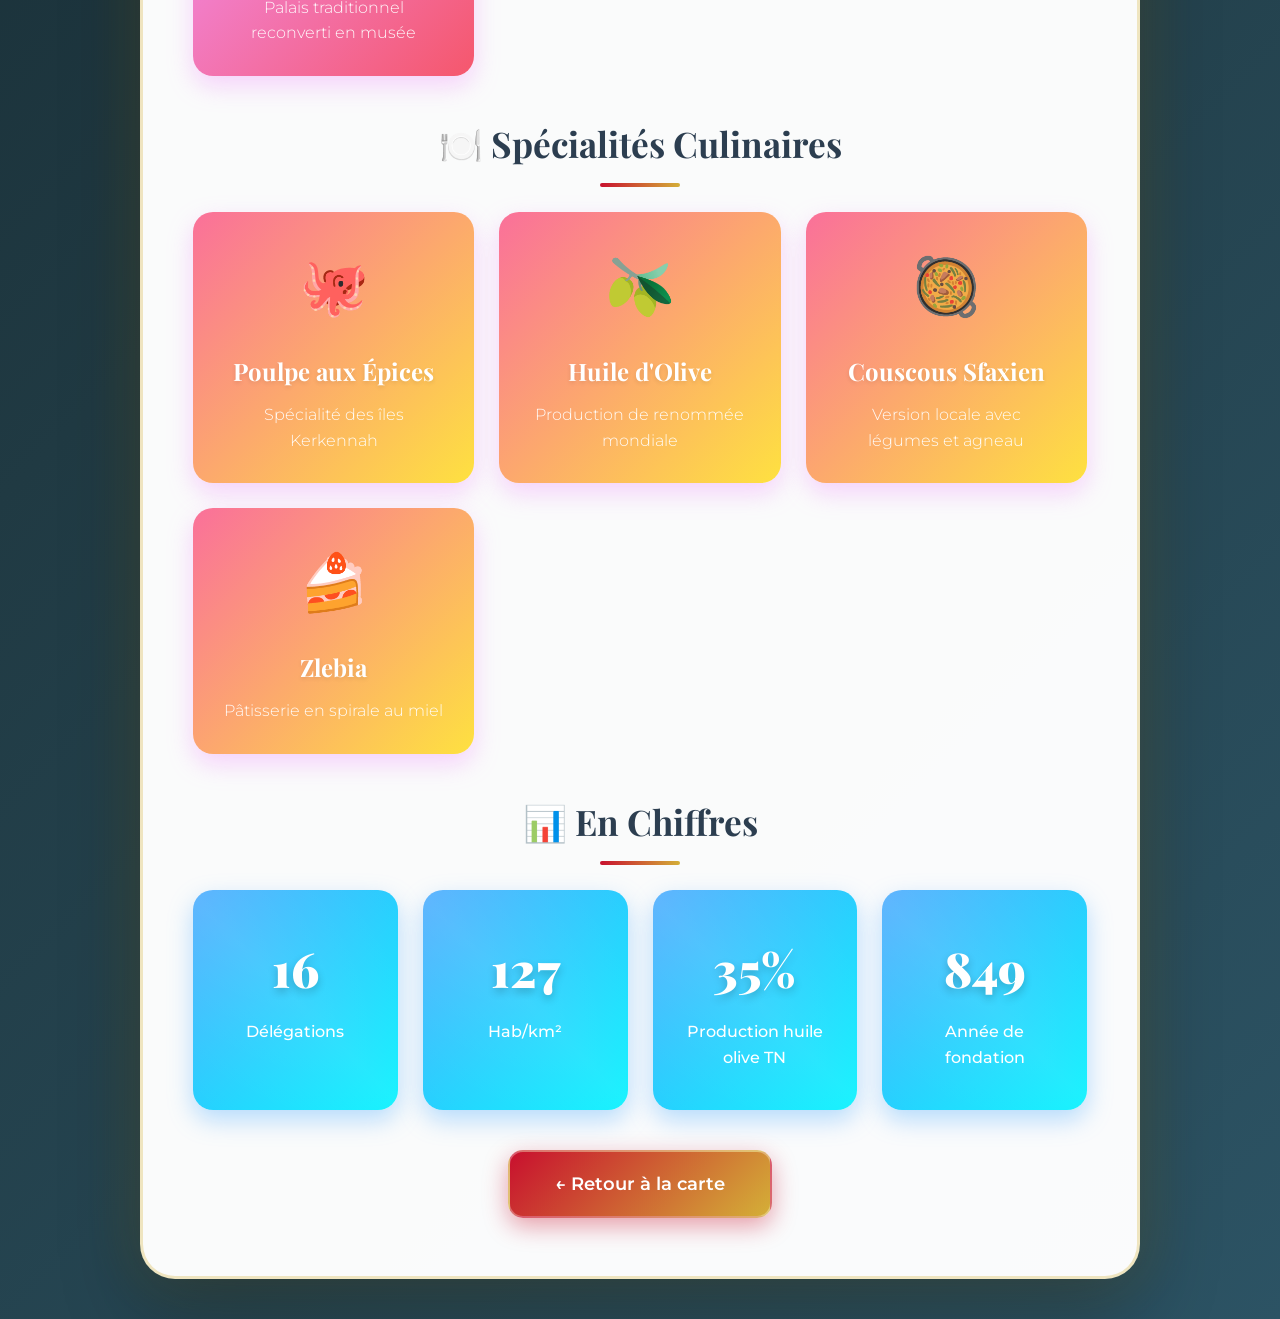
<file: gouvernorats/sfax.html>
<!DOCTYPE html>
<html lang="fr">
<head>
    <meta charset="UTF-8">
    <meta name="viewport" content="width=device-width, initial-scale=1.0">
    <title>Gouvernorat de Sfax</title>
    <link rel="preconnect" href="https://fonts.googleapis.com">
    <link rel="preconnect" href="https://fonts.gstatic.com" crossorigin>
    <link href="https://fonts.googleapis.com/css2?family=Poppins:wght@300;400;600;700&display=swap" rel="stylesheet">
    <link rel="stylesheet" href="../style.css">
</head>
<body>
    <div class="page-wrapper">
        <div class="detail-container">
            <header class="detail-header">
                <h1>🏭 Gouvernorat de Sfax</h1>
                <p>Capitale Économique du Sud - Industrie et Commerce</p>
            </header>

            <div class="detail-body">
                
                <div class="detail-info">
                    <div class="info-card">
                        <h3>👥 Population</h3>
                        <p>~955 000</p>
                    </div>
                    <div class="info-card">
                        <h3>📏 Superficie</h3>
                        <p>7545 km²</p>
                    </div>
                    <div class="info-card">
                        <h3>🏙️ Chef-lieu</h3>
                        <p>Sfax</p>
                    </div>
                    <div class="info-card">
                        <h3>📍 Région</h3>
                        <p>Centre-Est</p>
                    </div>
                </div>

                <section class="description">
                    <h2>📖 Présentation</h2>
                    <p>
                        <strong>Sfax</strong> est la <strong>deuxième ville de Tunisie</strong> et la capitale économique 
                        du sud. Dynamique et industrieuse, Sfax est réputée pour son esprit d'entrepreneuriat et son 
                        activité commerciale intense. La ville possède une magnifique <strong>médina fortifiée</strong>, 
                        un port de pêche très actif et des plages sur les îles Kerkennah. Sfax est aussi un important 
                        centre de production d'<strong>huile d'olive</strong>, réputée mondialement.
                    </p>
                </section>

                <section class="landmarks-section">
                    <h2>🏛️ Lieux Emblématiques</h2>
                    <div class="landmarks-grid">
                        <div class="landmark-card">
                            <div class="landmark-icon">🏰</div>
                            <h3>Médina de Sfax</h3>
                            <p>Centre historique avec murailles et souks authentiques</p>
                        </div>
                        <div class="landmark-card">
                            <div class="landmark-icon">🏝️</div>
                            <h3>Îles Kerkennah</h3>
                            <p>Archipel paisible aux plages paradisiaques</p>
                        </div>
                        <div class="landmark-card">
                            <div class="landmark-icon">⚓</div>
                            <h3>Port de Pêche</h3>
                            <p>L'un des ports les plus actifs de Méditerranée</p>
                        </div>
                        <div class="landmark-card">
                            <div class="landmark-icon">🏛️</div>
                            <h3>Musée Dar Jallouli</h3>
                            <p>Palais traditionnel reconverti en musée</p>
                        </div>
                    </div>
                </section>

                <section class="specialties-section">
                    <h2>🍽️ Spécialités Culinaires</h2>
                    <div class="specialties-grid">
                        <div class="specialty-card">
                            <div class="specialty-emoji">🐙</div>
                            <h3>Poulpe aux Épices</h3>
                            <p>Spécialité des îles Kerkennah</p>
                        </div>
                        <div class="specialty-card">
                            <div class="specialty-emoji">🫒</div>
                            <h3>Huile d'Olive</h3>
                            <p>Production de renommée mondiale</p>
                        </div>
                        <div class="specialty-card">
                            <div class="specialty-emoji">🥘</div>
                            <h3>Couscous Sfaxien</h3>
                            <p>Version locale avec légumes et agneau</p>
                        </div>
                        <div class="specialty-card">
                            <div class="specialty-emoji">🍰</div>
                            <h3>Zlebia</h3>
                            <p>Pâtisserie en spirale au miel</p>
                        </div>
                    </div>
                </section>

                <section class="stats-section">
                    <h2>📊 En Chiffres</h2>
                    <div class="stats-grid">
                        <div class="stat-item">
                            <div class="stat-number">16</div>
                            <div class="stat-label">Délégations</div>
                        </div>
                        <div class="stat-item">
                            <div class="stat-number">127</div>
                            <div class="stat-label">Hab/km²</div>
                        </div>
                        <div class="stat-item">
                            <div class="stat-number">35%</div>
                            <div class="stat-label">Production huile olive TN</div>
                        </div>
                        <div class="stat-item">
                            <div class="stat-number">849</div>
                            <div class="stat-label">Année de fondation</div>
                        </div>
                    </div>
                </section>

                <div class="button-container">
                    <a href="../code.html" class="back-button">← Retour à la carte</a>
                </div>

            </div>
        </div>
    </div>
</body>
</html>
</file>
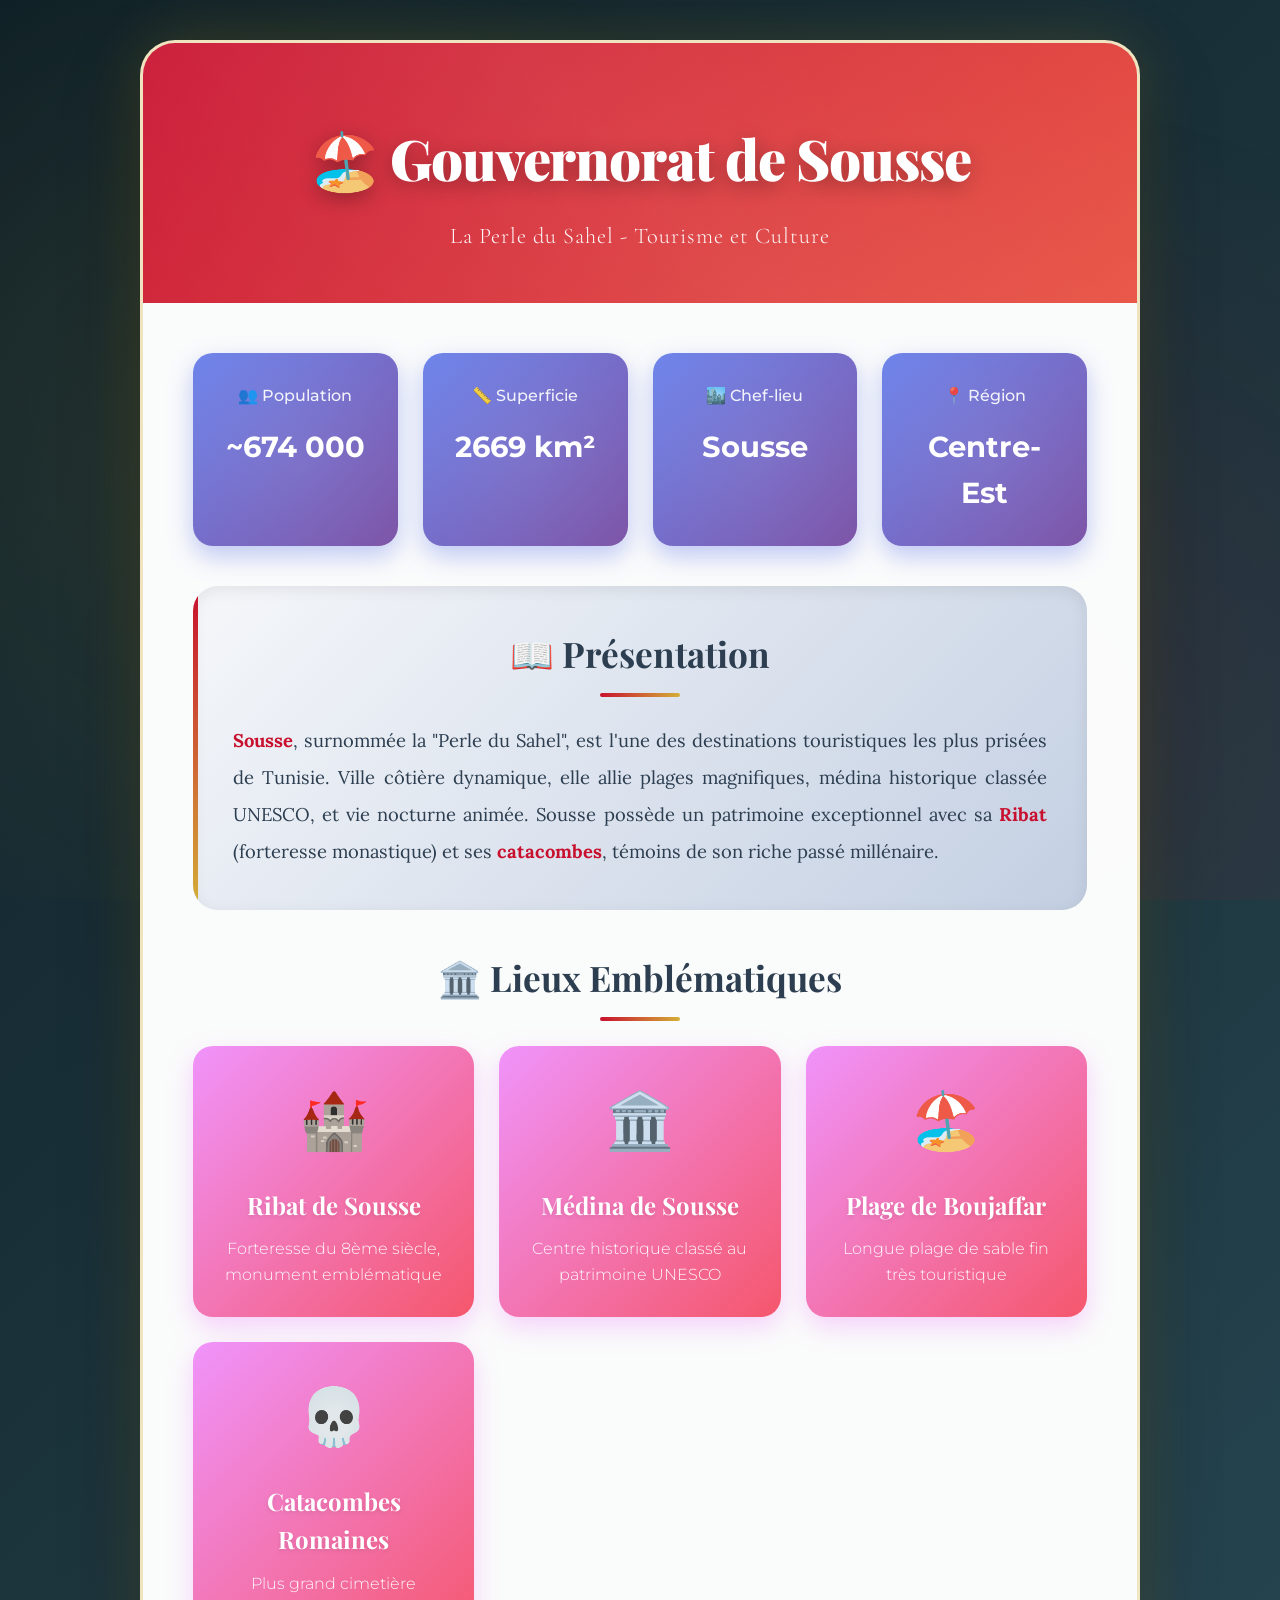
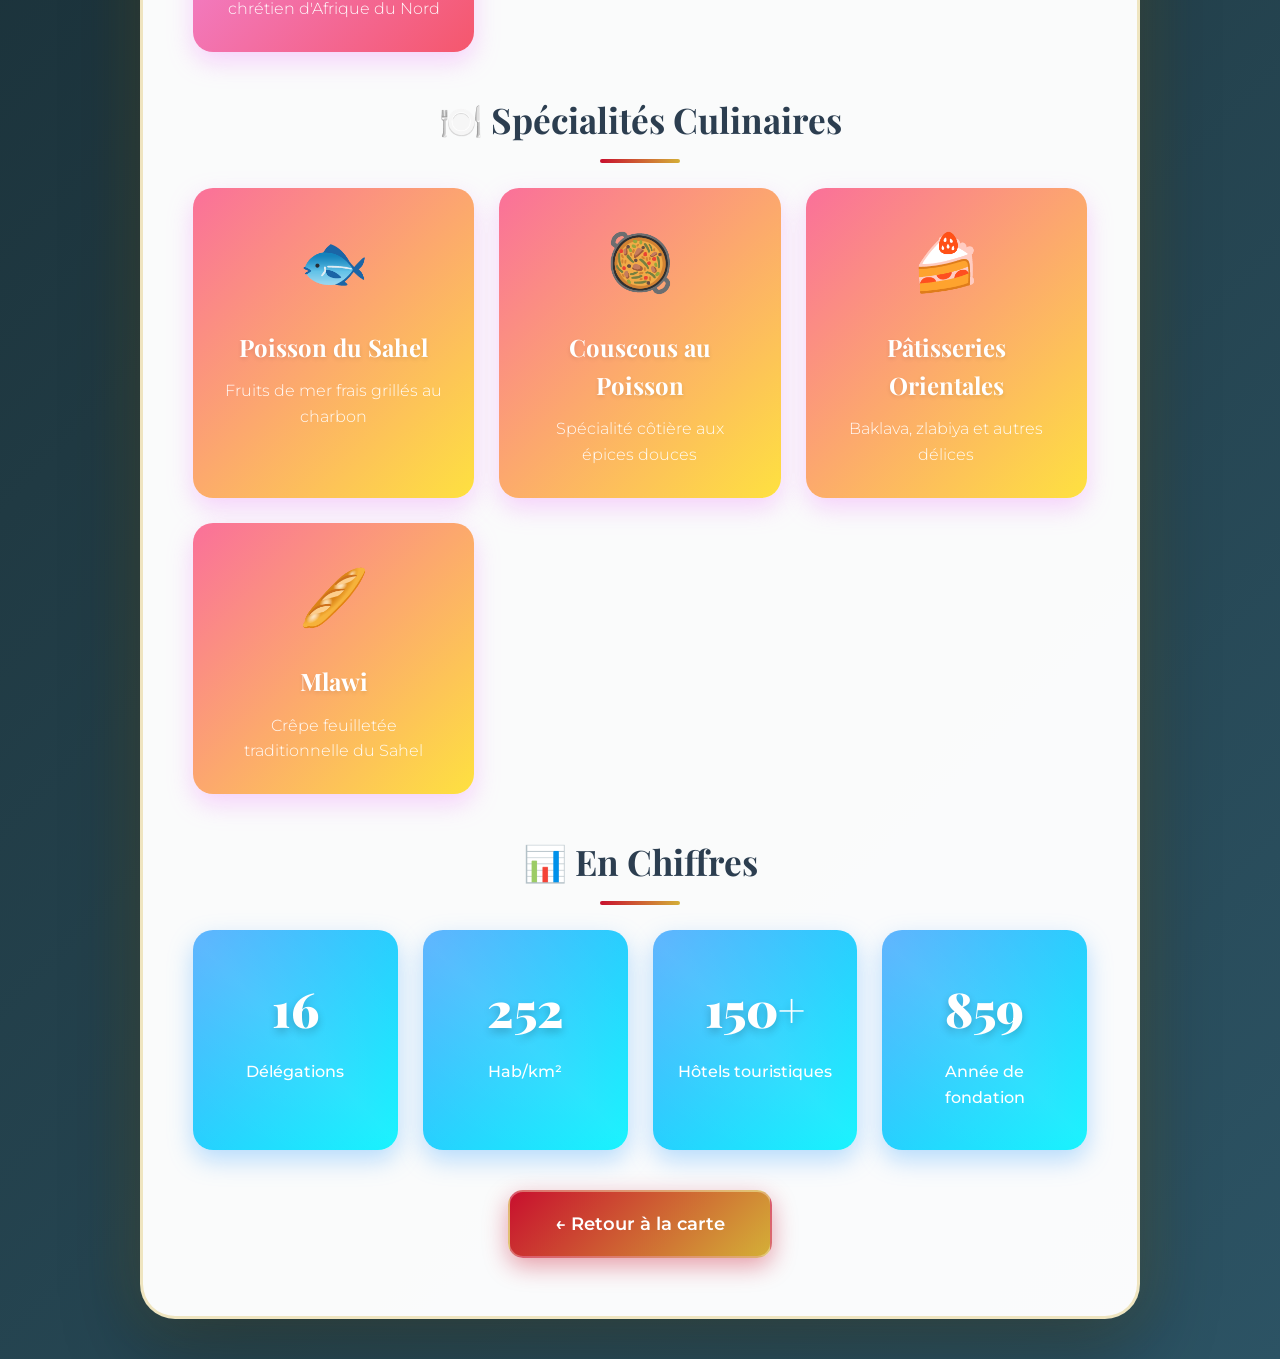
<file: gouvernorats/sousse.html>
<!DOCTYPE html>
<html lang="fr">
<head>
    <meta charset="UTF-8">
    <meta name="viewport" content="width=device-width, initial-scale=1.0">
    <title>Gouvernorat de Sousse</title>
    <link rel="preconnect" href="https://fonts.googleapis.com">
    <link rel="preconnect" href="https://fonts.gstatic.com" crossorigin>
    <link href="https://fonts.googleapis.com/css2?family=Poppins:wght@300;400;600;700&display=swap" rel="stylesheet">
    <link rel="stylesheet" href="../style.css">
</head>
<body>
    <div class="page-wrapper">
        <div class="detail-container">
            <header class="detail-header">
                <h1>🏖️ Gouvernorat de Sousse</h1>
                <p>La Perle du Sahel - Tourisme et Culture</p>
            </header>

            <div class="detail-body">
                
                <div class="detail-info">
                    <div class="info-card">
                        <h3>👥 Population</h3>
                        <p>~674 000</p>
                    </div>
                    <div class="info-card">
                        <h3>📏 Superficie</h3>
                        <p>2669 km²</p>
                    </div>
                    <div class="info-card">
                        <h3>🏙️ Chef-lieu</h3>
                        <p>Sousse</p>
                    </div>
                    <div class="info-card">
                        <h3>📍 Région</h3>
                        <p>Centre-Est</p>
                    </div>
                </div>

                <section class="description">
                    <h2>📖 Présentation</h2>
                    <p>
                        <strong>Sousse</strong>, surnommée la "Perle du Sahel", est l'une des destinations touristiques 
                        les plus prisées de Tunisie. Ville côtière dynamique, elle allie plages magnifiques, médina 
                        historique classée UNESCO, et vie nocturne animée. Sousse possède un patrimoine exceptionnel 
                        avec sa <strong>Ribat</strong> (forteresse monastique) et ses <strong>catacombes</strong>, 
                        témoins de son riche passé millénaire.
                    </p>
                </section>

                <section class="landmarks-section">
                    <h2>🏛️ Lieux Emblématiques</h2>
                    <div class="landmarks-grid">
                        <div class="landmark-card">
                            <div class="landmark-icon">🏰</div>
                            <h3>Ribat de Sousse</h3>
                            <p>Forteresse du 8ème siècle, monument emblématique</p>
                        </div>
                        <div class="landmark-card">
                            <div class="landmark-icon">🏛️</div>
                            <h3>Médina de Sousse</h3>
                            <p>Centre historique classé au patrimoine UNESCO</p>
                        </div>
                        <div class="landmark-card">
                            <div class="landmark-icon">🏖️</div>
                            <h3>Plage de Boujaffar</h3>
                            <p>Longue plage de sable fin très touristique</p>
                        </div>
                        <div class="landmark-card">
                            <div class="landmark-icon">💀</div>
                            <h3>Catacombes Romaines</h3>
                            <p>Plus grand cimetière chrétien d'Afrique du Nord</p>
                        </div>
                    </div>
                </section>

                <section class="specialties-section">
                    <h2>🍽️ Spécialités Culinaires</h2>
                    <div class="specialties-grid">
                        <div class="specialty-card">
                            <div class="specialty-emoji">🐟</div>
                            <h3>Poisson du Sahel</h3>
                            <p>Fruits de mer frais grillés au charbon</p>
                        </div>
                        <div class="specialty-card">
                            <div class="specialty-emoji">🥘</div>
                            <h3>Couscous au Poisson</h3>
                            <p>Spécialité côtière aux épices douces</p>
                        </div>
                        <div class="specialty-card">
                            <div class="specialty-emoji">🍰</div>
                            <h3>Pâtisseries Orientales</h3>
                            <p>Baklava, zlabiya et autres délices</p>
                        </div>
                        <div class="specialty-card">
                            <div class="specialty-emoji">🥖</div>
                            <h3>Mlawi</h3>
                            <p>Crêpe feuilletée traditionnelle du Sahel</p>
                        </div>
                    </div>
                </section>

                <section class="stats-section">
                    <h2>📊 En Chiffres</h2>
                    <div class="stats-grid">
                        <div class="stat-item">
                            <div class="stat-number">16</div>
                            <div class="stat-label">Délégations</div>
                        </div>
                        <div class="stat-item">
                            <div class="stat-number">252</div>
                            <div class="stat-label">Hab/km²</div>
                        </div>
                        <div class="stat-item">
                            <div class="stat-number">150+</div>
                            <div class="stat-label">Hôtels touristiques</div>
                        </div>
                        <div class="stat-item">
                            <div class="stat-number">859</div>
                            <div class="stat-label">Année de fondation</div>
                        </div>
                    </div>
                </section>

                <div class="button-container">
                    <a href="../code.html" class="back-button">← Retour à la carte</a>
                </div>

            </div>
        </div>
    </div>
</body>
</html>
</file>
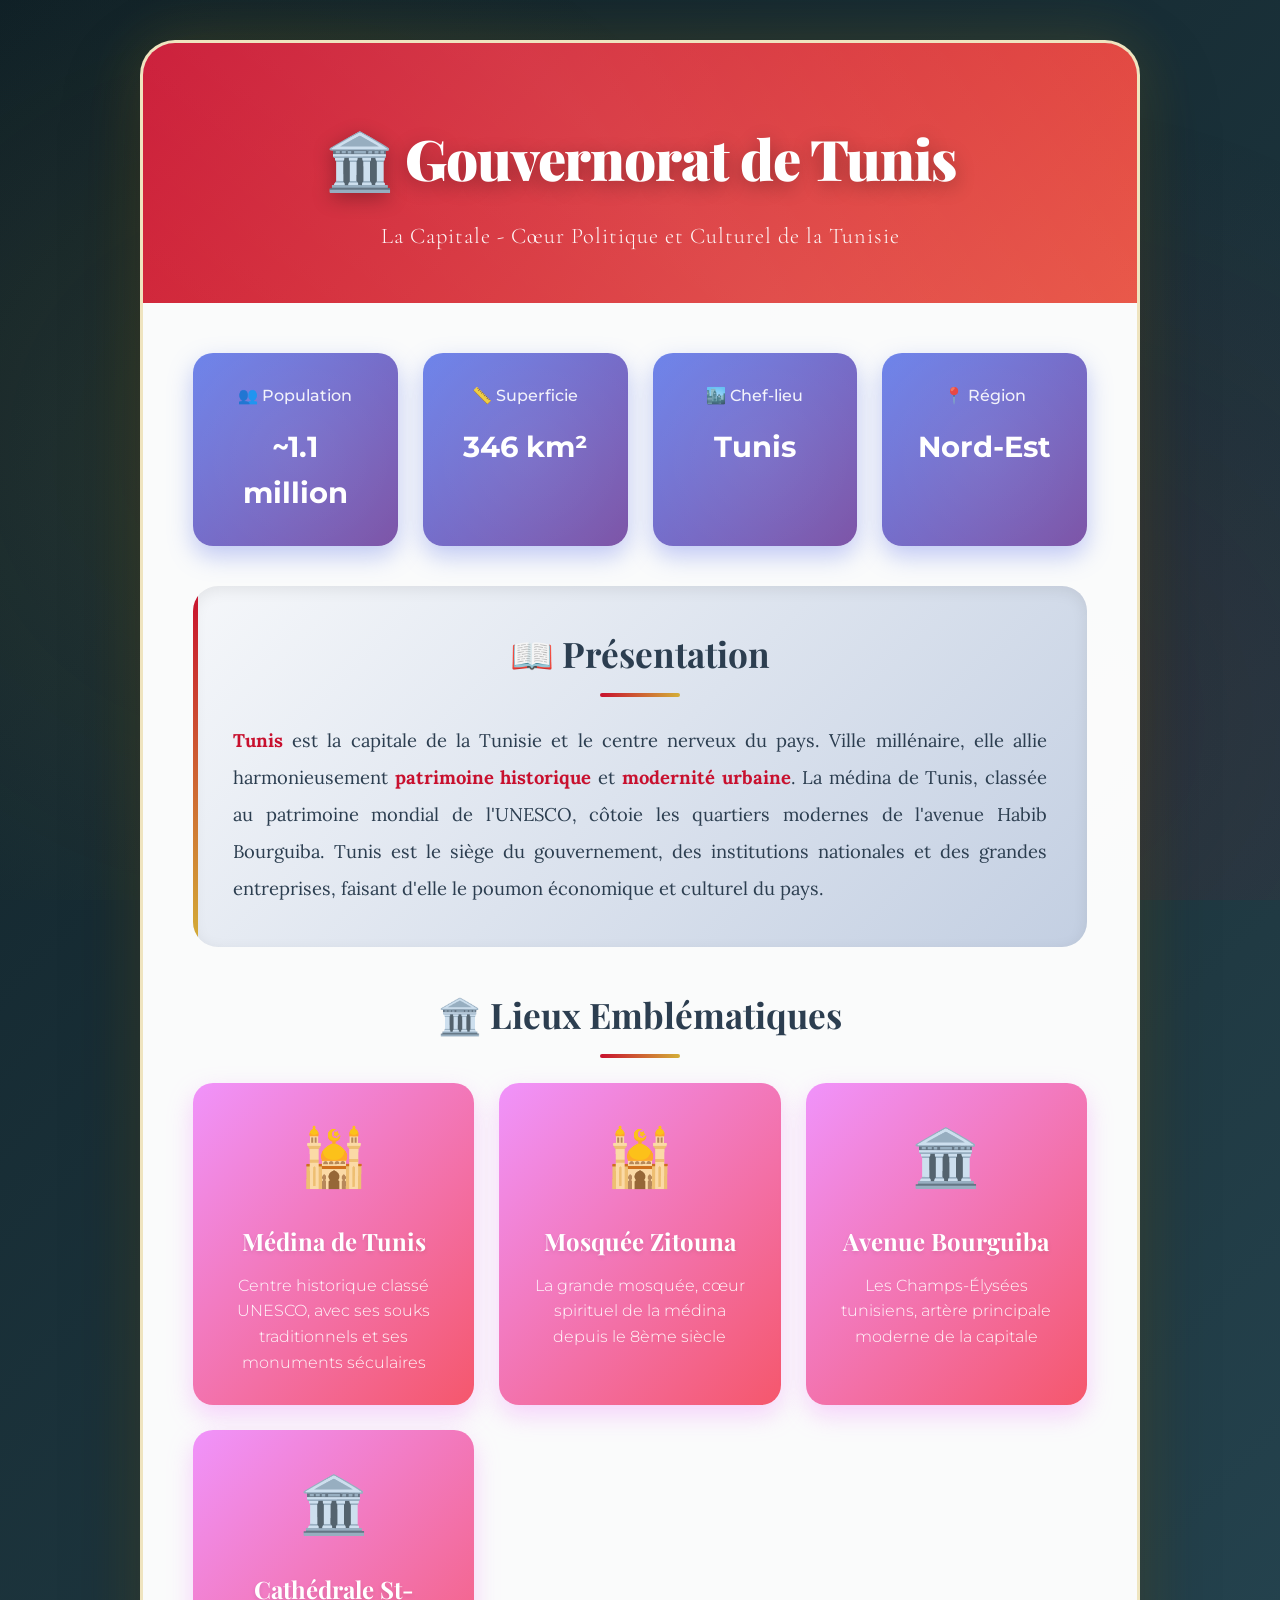
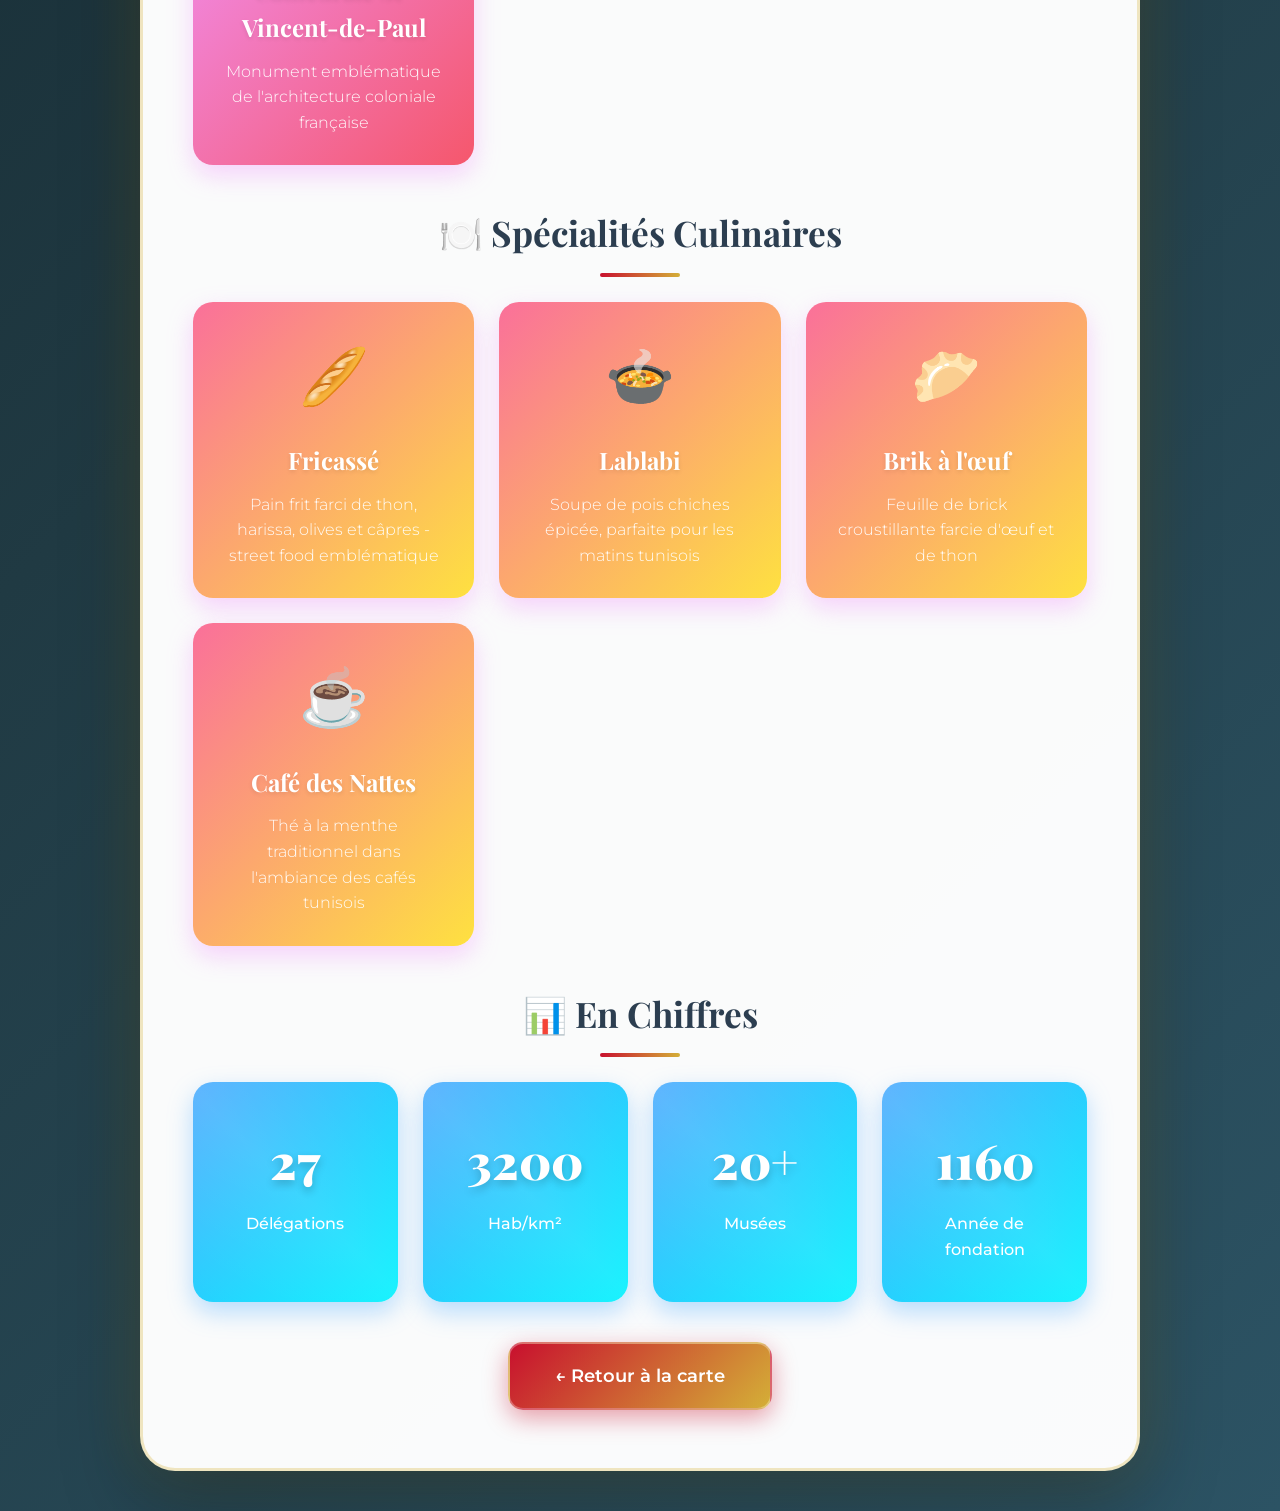
<file: gouvernorats/tunis.html>
<!DOCTYPE html>
<html lang="fr">
<head>
    <meta charset="UTF-8">
    <meta name="viewport" content="width=device-width, initial-scale=1.0">
    <title>Gouvernorat de Tunis</title>
    <link rel="preconnect" href="https://fonts.googleapis.com">
    <link rel="preconnect" href="https://fonts.gstatic.com" crossorigin>
    <link href="https://fonts.googleapis.com/css2?family=Poppins:wght@300;400;600;700&display=swap" rel="stylesheet">
    <link rel="stylesheet" href="../style.css">
</head>
<body>
    <div class="page-wrapper">
        <div class="detail-container">
            <!-- En-tête -->
            <header class="detail-header">
                <h1>🏛️ Gouvernorat de Tunis</h1>
                <p>La Capitale - Cœur Politique et Culturel de la Tunisie</p>
            </header>

            <!-- Corps -->
            <div class="detail-body">
                
                <!-- Informations principales -->
                <div class="detail-info">
                    <div class="info-card">
                        <h3>👥 Population</h3>
                        <p>~1.1 million</p>
                    </div>
                    <div class="info-card">
                        <h3>📏 Superficie</h3>
                        <p>346 km²</p>
                    </div>
                    <div class="info-card">
                        <h3>🏙️ Chef-lieu</h3>
                        <p>Tunis</p>
                    </div>
                    <div class="info-card">
                        <h3>📍 Région</h3>
                        <p>Nord-Est</p>
                    </div>
                </div>

                <!-- Description -->
                <section class="description">
                    <h2>📖 Présentation</h2>
                    <p>
                        <strong>Tunis</strong> est la capitale de la Tunisie et le centre nerveux du pays. 
                        Ville millénaire, elle allie harmonieusement <strong>patrimoine historique</strong> et 
                        <strong>modernité urbaine</strong>. La médina de Tunis, classée au patrimoine mondial de l'UNESCO, 
                        côtoie les quartiers modernes de l'avenue Habib Bourguiba. Tunis est le siège du gouvernement, 
                        des institutions nationales et des grandes entreprises, faisant d'elle le poumon économique et culturel du pays.
                    </p>
                </section>

                <!-- Lieux emblématiques -->
                <section class="landmarks-section">
                    <h2>🏛️ Lieux Emblématiques</h2>
                    <div class="landmarks-grid">
                        <div class="landmark-card">
                            <div class="landmark-icon">🕌</div>
                            <h3>Médina de Tunis</h3>
                            <p>Centre historique classé UNESCO, avec ses souks traditionnels et ses monuments séculaires</p>
                        </div>
                        <div class="landmark-card">
                            <div class="landmark-icon">🕌</div>
                            <h3>Mosquée Zitouna</h3>
                            <p>La grande mosquée, cœur spirituel de la médina depuis le 8ème siècle</p>
                        </div>
                        <div class="landmark-card">
                            <div class="landmark-icon">🏛️</div>
                            <h3>Avenue Bourguiba</h3>
                            <p>Les Champs-Élysées tunisiens, artère principale moderne de la capitale</p>
                        </div>
                        <div class="landmark-card">
                            <div class="landmark-icon">🏛️</div>
                            <h3>Cathédrale St-Vincent-de-Paul</h3>
                            <p>Monument emblématique de l'architecture coloniale française</p>
                        </div>
                    </div>
                </section>

                <!-- Spécialités culinaires -->
                <section class="specialties-section">
                    <h2>🍽️ Spécialités Culinaires</h2>
                    <div class="specialties-grid">
                        <div class="specialty-card">
                            <div class="specialty-emoji">🥖</div>
                            <h3>Fricassé</h3>
                            <p>Pain frit farci de thon, harissa, olives et câpres - street food emblématique</p>
                        </div>
                        <div class="specialty-card">
                            <div class="specialty-emoji">🍲</div>
                            <h3>Lablabi</h3>
                            <p>Soupe de pois chiches épicée, parfaite pour les matins tunisois</p>
                        </div>
                        <div class="specialty-card">
                            <div class="specialty-emoji">🥟</div>
                            <h3>Brik à l'œuf</h3>
                            <p>Feuille de brick croustillante farcie d'œuf et de thon</p>
                        </div>
                        <div class="specialty-card">
                            <div class="specialty-emoji">☕</div>
                            <h3>Café des Nattes</h3>
                            <p>Thé à la menthe traditionnel dans l'ambiance des cafés tunisois</p>
                        </div>
                    </div>
                </section>

                <!-- Statistiques -->
                <section class="stats-section">
                    <h2>📊 En Chiffres</h2>
                    <div class="stats-grid">
                        <div class="stat-item">
                            <div class="stat-number">27</div>
                            <div class="stat-label">Délégations</div>
                        </div>
                        <div class="stat-item">
                            <div class="stat-number">3200</div>
                            <div class="stat-label">Hab/km²</div>
                        </div>
                        <div class="stat-item">
                            <div class="stat-number">20+</div>
                            <div class="stat-label">Musées</div>
                        </div>
                        <div class="stat-item">
                            <div class="stat-number">1160</div>
                            <div class="stat-label">Année de fondation</div>
                        </div>
                    </div>
                </section>

                <!-- Bouton retour -->
                <div class="button-container">
                    <a href="../code.html" class="back-button">← Retour à la carte</a>
                </div>

            </div>
        </div>
    </div>
</body>
</html>
</file>
<file: style.css>
/* ========================================
   FICHIER CSS ULTRA ESTHÉTIQUE
   Design moderne et élégant
   ======================================== */

/* Import de polices élégantes et distinctives */
@import url('https://fonts.googleapis.com/css2?family=Cormorant+Garamond:wght@300;400;600;700&family=Playfair+Display:wght@400;600;700;900&family=Montserrat:wght@300;400;500;600;700&family=Lora:wght@400;600;700&display=swap');

/* ========== RESET ET VARIABLES ========== */
* {
    margin: 0;
    padding: 0;
    box-sizing: border-box;
}

/* Variables CSS enrichies */
:root {
    --primary-color: #c8102e;
    --primary-dark: #8b0a1f;
    --primary-light: #e74c3c;
    --secondary-color: #1a1a2e;
    --accent-gold: #d4af37;
    --accent-copper: #b87333;
    --text-dark: #2c3e50;
    --text-light: #ecf0f1;
    --bg-gradient-1: #0f2027;
    --bg-gradient-2: #203a43;
    --bg-gradient-3: #2c5364;
    --card-bg: #ffffff;
    --shadow-sm: 0 2px 10px rgba(0, 0, 0, 0.1);
    --shadow-md: 0 8px 30px rgba(0, 0, 0, 0.15);
    --shadow-lg: 0 15px 50px rgba(0, 0, 0, 0.25);
    --shadow-glow: 0 0 40px rgba(212, 175, 55, 0.3);
    --transition: all 0.4s cubic-bezier(0.4, 0, 0.2, 1);
    --transition-bounce: all 0.6s cubic-bezier(0.68, -0.55, 0.265, 1.55);
}

/* ========== STYLES GÉNÉRAUX ========== */
body {
    font-family: 'Montserrat', -apple-system, BlinkMacSystemFont, 'Segoe UI', sans-serif;
    background: linear-gradient(135deg, var(--bg-gradient-1) 0%, var(--bg-gradient-2) 50%, var(--bg-gradient-3) 100%);
    min-height: 100vh;
    color: var(--text-dark);
    line-height: 1.6;
    overflow-x: hidden;
    position: relative;
}

/* Effet de texture grain sur le fond */
body::before {
    content: '';
    position: fixed;
    top: 0;
    left: 0;
    width: 100%;
    height: 100%;
    background-image: 
        radial-gradient(circle at 20% 50%, rgba(212, 175, 55, 0.1) 0%, transparent 50%),
        radial-gradient(circle at 80% 80%, rgba(200, 16, 46, 0.1) 0%, transparent 50%);
    pointer-events: none;
    z-index: 0;
    animation: subtleMove 20s ease-in-out infinite;
}

@keyframes subtleMove {
    0%, 100% { transform: translate(0, 0); }
    50% { transform: translate(30px, -30px); }
}

/* ========== CONTENEUR PRINCIPAL ========== */
.page-wrapper {
    display: flex;
    flex-direction: column;
    align-items: center;
    min-height: 100vh;
    padding: 20px;
    max-width: 1400px;
    margin: 0 auto;
    position: relative;
    z-index: 1;
}

/* ========== EN-TÊTE AMÉLIORÉ ========== */
.main-header {
    width: 100%;
    text-align: center;
    margin-bottom: 40px;
    animation: fadeInDown 1s ease-out;
}

@keyframes fadeInDown {
    from {
        opacity: 0;
        transform: translateY(-50px);
    }
    to {
        opacity: 1;
        transform: translateY(0);
    }
}

.header-content {
    background: rgba(255, 255, 255, 0.98);
    backdrop-filter: blur(20px) saturate(180%);
    padding: 50px 40px;
    border-radius: 30px;
    box-shadow: var(--shadow-lg), 0 0 80px rgba(212, 175, 55, 0.2);
    border: 2px solid rgba(212, 175, 55, 0.3);
    position: relative;
    overflow: hidden;
}

/* Effet de lumière dorée animée */
.header-content::before {
    content: '';
    position: absolute;
    top: -50%;
    left: -50%;
    width: 200%;
    height: 200%;
    background: linear-gradient(45deg, transparent, rgba(212, 175, 55, 0.1), transparent);
    animation: shine 3s infinite;
}

@keyframes shine {
    0% { transform: translateX(-100%) translateY(-100%) rotate(45deg); }
    100% { transform: translateX(100%) translateY(100%) rotate(45deg); }
}

.logo-section {
    display: flex;
    align-items: center;
    justify-content: center;
    gap: 25px;
    margin-bottom: 20px;
    flex-wrap: wrap;
    position: relative;
    z-index: 1;
}

/* Logo avec animation élégante */
.logo-icon {
    font-size: 5em;
    animation: floatPulse 4s ease-in-out infinite;
    filter: drop-shadow(0 10px 20px rgba(200, 16, 46, 0.3));
}

@keyframes floatPulse {
    0%, 100% { 
        transform: translateY(0px) scale(1);
    }
    50% { 
        transform: translateY(-15px) scale(1.05);
    }
}

/* Titre avec effet de dégradé animé */
.main-title {
    font-family: 'Playfair Display', serif;
    font-size: 3.5em;
    font-weight: 900;
    background: linear-gradient(135deg, var(--primary-color), var(--accent-gold), var(--primary-light));
    background-size: 200% 200%;
    -webkit-background-clip: text;
    -webkit-text-fill-color: transparent;
    background-clip: text;
    letter-spacing: -2px;
    animation: gradientShift 6s ease infinite;
    text-shadow: 0 5px 15px rgba(200, 16, 46, 0.2);
}

@keyframes gradientShift {
    0%, 100% { background-position: 0% 50%; }
    50% { background-position: 100% 50%; }
}

.subtitle {
    font-family: 'Cormorant Garamond', serif;
    font-size: 1.5em;
    color: var(--text-dark);
    margin-bottom: 15px;
    font-weight: 300;
    letter-spacing: 1px;
    opacity: 0.9;
}

.instruction {
    font-size: 1.05em;
    color: #7f8c8d;
    font-style: italic;
    display: flex;
    align-items: center;
    justify-content: center;
    gap: 10px;
    font-family: 'Lora', serif;
}

.instruction::before {
    content: "👆";
    font-size: 1.4em;
    animation: bounce 2s infinite;
}

@keyframes bounce {
    0%, 100% { transform: translateY(0); }
    50% { transform: translateY(-10px); }
}

/* ========== BANNIÈRE D'INFORMATIONS ÉLÉGANTE ========== */
.info-banner {
    width: 100%;
    margin-bottom: 40px;
    animation: fadeInUp 1s ease-out 0.3s both;
}

@keyframes fadeInUp {
    from {
        opacity: 0;
        transform: translateY(40px);
    }
    to {
        opacity: 1;
        transform: translateY(0);
    }
}

.info-container {
    background: rgba(255, 255, 255, 0.98);
    backdrop-filter: blur(20px) saturate(180%);
    padding: 45px;
    border-radius: 30px;
    box-shadow: var(--shadow-lg), var(--shadow-glow);
    border: 2px solid rgba(212, 175, 55, 0.2);
    position: relative;
    overflow: hidden;
}

/* Effet de particules dorées */
.info-container::after {
    content: '';
    position: absolute;
    top: 0;
    left: 0;
    width: 100%;
    height: 100%;
    background-image: 
        radial-gradient(circle, rgba(212, 175, 55, 0.05) 1px, transparent 1px);
    background-size: 50px 50px;
    pointer-events: none;
    animation: particleFloat 30s linear infinite;
}

@keyframes particleFloat {
    0% { transform: translateY(0); }
    100% { transform: translateY(-50px); }
}

.info-title {
    font-family: 'Playfair Display', serif;
    font-size: 2.5em;
    color: var(--text-dark);
    margin-bottom: 35px;
    display: flex;
    align-items: center;
    justify-content: center;
    gap: 20px;
    font-weight: 700;
    position: relative;
    z-index: 1;
}

.info-grid {
    display: grid;
    grid-template-columns: repeat(auto-fit, minmax(280px, 1fr));
    gap: 30px;
    position: relative;
    z-index: 1;
}

.info-item {
    display: flex;
    align-items: flex-start;
    gap: 25px;
    padding: 30px;
    background: linear-gradient(135deg, #667eea 0%, #764ba2 100%);
    border-radius: 20px;
    box-shadow: var(--shadow-md), 0 0 30px rgba(102, 126, 234, 0.2);
    transition: var(--transition-bounce);
    position: relative;
    overflow: hidden;
}

/* Effet de lueur au survol */
.info-item::before {
    content: '';
    position: absolute;
    top: 50%;
    left: 50%;
    width: 0;
    height: 0;
    background: radial-gradient(circle, rgba(255, 255, 255, 0.3), transparent);
    border-radius: 50%;
    transform: translate(-50%, -50%);
    transition: width 0.6s, height 0.6s;
}

.info-item:hover::before {
    width: 300px;
    height: 300px;
}

.info-item:hover {
    transform: translateY(-10px) scale(1.03);
    box-shadow: 0 20px 50px rgba(102, 126, 234, 0.5), 0 0 50px rgba(102, 126, 234, 0.3);
}

.info-icon {
    font-size: 3em;
    flex-shrink: 0;
    animation: iconRotate 10s linear infinite;
}

@keyframes iconRotate {
    0%, 100% { transform: rotate(0deg); }
    25% { transform: rotate(-5deg); }
    75% { transform: rotate(5deg); }
}

.info-text {
    color: white;
}

.info-text h3 {
    font-family: 'Playfair Display', serif;
    font-size: 1.4em;
    font-weight: 700;
    margin-bottom: 10px;
    letter-spacing: 0.5px;
}

.info-text p {
    font-size: 1em;
    line-height: 1.7;
    opacity: 0.95;
    font-weight: 300;
}

/* ========== SECTION CARTE ÉLÉGANTE ========== */
.map-section {
    width: 100%;
    display: flex;
    justify-content: center;
    animation: fadeInUp 1s ease-out 0.6s both;
}

.map-container {
    width: 100%;
    max-width: 900px;
    background: rgba(255, 255, 255, 0.98);
    backdrop-filter: blur(20px) saturate(180%);
    padding: 45px;
    border-radius: 30px;
    box-shadow: var(--shadow-lg), var(--shadow-glow);
    border: 2px solid rgba(212, 175, 55, 0.2);
}

.map-header {
    display: flex;
    justify-content: space-between;
    align-items: center;
    margin-bottom: 30px;
    padding-bottom: 25px;
    border-bottom: 4px solid var(--primary-color);
    border-image: linear-gradient(90deg, var(--primary-color), var(--accent-gold)) 1;
    flex-wrap: wrap;
    gap: 20px;
}

.map-header h2 {
    font-family: 'Playfair Display', serif;
    font-size: 2.5em;
    color: var(--text-dark);
    font-weight: 700;
}

.map-legend {
    display: flex;
    gap: 25px;
    align-items: center;
}

.legend-item {
    display: flex;
    align-items: center;
    gap: 10px;
    font-size: 1em;
    color: #7f8c8d;
    font-weight: 500;
}

.dot {
    width: 14px;
    height: 14px;
    background: linear-gradient(135deg, var(--primary-color), var(--accent-gold));
    border-radius: 50%;
    display: inline-block;
    animation: glowPulse 2s infinite;
    box-shadow: 0 0 15px rgba(200, 16, 46, 0.5);
}

@keyframes glowPulse {
    0%, 100% { 
        opacity: 1;
        transform: scale(1);
        box-shadow: 0 0 15px rgba(200, 16, 46, 0.5);
    }
    50% { 
        opacity: 0.6;
        transform: scale(1.2);
        box-shadow: 0 0 25px rgba(200, 16, 46, 0.8);
    }
}

.map-wrapper {
    position: relative;
    display: flex;
    justify-content: center;
    align-items: center;
    padding: 30px;
    background: linear-gradient(135deg, #f5f7fa 0%, #c3cfe2 100%);
    border-radius: 25px;
    box-shadow: inset 0 4px 20px rgba(0, 0, 0, 0.1);
}

#mapImage {
    width: 100%;
    max-width: 650px;
    height: auto;
    display: block;
    border-radius: 20px;
    box-shadow: var(--shadow-md), 0 0 40px rgba(0, 0, 0, 0.1);
    transition: var(--transition);
}

#mapImage:hover {
    transform: scale(1.02);
    box-shadow: 0 20px 60px rgba(0, 0, 0, 0.2);
}

/* ========== SVG OVERLAY ========== */
.map-overlay {
    position: absolute;
    top: 0;
    left: 0;
    pointer-events: none;
    z-index: 5;
}

.gov-area {
    fill: transparent;
    cursor: pointer;
    pointer-events: all;
    transition: all 0.4s ease;
}

.gov-area:hover {
    fill: rgba(212, 175, 55, 0.2);
}

/* Gouvernorat sans fiche : pas de clic, pas de surbrillance */
.gov-area.gov-indisponible {
    cursor: not-allowed;
}

.gov-area.gov-indisponible:hover {
    fill: rgba(120, 120, 120, 0.15);
}

.gov-area.gov-indisponible + .gov-underline.active {
    stroke-width: 0;
    opacity: 0;
    animation: none;
}

.gov-underline {
    stroke: var(--primary-color);
    stroke-width: 0;
    opacity: 0;
    transition: all 0.4s ease;
    pointer-events: none;
    filter: drop-shadow(0 2px 4px rgba(200, 16, 46, 0.5));
}

.gov-underline.active {
    stroke-width: 4;
    opacity: 1;
    animation: underlineGlow 0.6s ease-out;
}

@keyframes underlineGlow {
    0% { 
        stroke-width: 2;
        opacity: 0;
        filter: drop-shadow(0 0 0 rgba(200, 16, 46, 0));
    }
    50% { 
        stroke-width: 6;
        opacity: 1;
        filter: drop-shadow(0 4px 8px rgba(200, 16, 46, 0.8));
    }
    100% { 
        stroke-width: 4;
        opacity: 1;
        filter: drop-shadow(0 2px 4px rgba(200, 16, 46, 0.5));
    }
}

/* ========== TOOLTIP LUXUEUX ========== */
.tooltip {
    display: none;
    position: fixed;
    background: linear-gradient(135deg, var(--primary-color), var(--primary-light));
    color: white;
    padding: 18px 30px;
    border-radius: 15px;
    font-size: 18px;
    font-weight: 600;
    font-family: 'Montserrat', sans-serif;
    pointer-events: none;
    z-index: 1000;
    box-shadow: 0 15px 40px rgba(200, 16, 46, 0.5), 0 0 30px rgba(212, 175, 55, 0.3);
    white-space: nowrap;
    transition: var(--transition);
    letter-spacing: 1px;
    border: 2px solid rgba(255, 255, 255, 0.3);
}

.tooltip::before {
    content: '📍';
    margin-right: 12px;
    font-size: 1.3em;
    animation: tooltipIcon 1s infinite;
}

@keyframes tooltipIcon {
    0%, 100% { transform: scale(1); }
    50% { transform: scale(1.2); }
}

.tooltip.show {
    display: block;
    animation: tooltipSlide 0.4s cubic-bezier(0.68, -0.55, 0.265, 1.55);
}

@keyframes tooltipSlide {
    from {
        opacity: 0;
        transform: translateY(-15px) scale(0.8);
    }
    to {
        opacity: 1;
        transform: translateY(0) scale(1);
    }
}

/* ========== PIED DE PAGE ÉLÉGANT ========== */
.main-footer {
    width: 100%;
    text-align: center;
    margin-top: 60px;
    padding: 30px;
    background: rgba(255, 255, 255, 0.15);
    backdrop-filter: blur(15px);
    border-radius: 20px;
    color: var(--text-light);
    font-size: 1em;
    animation: fadeInUp 1s ease-out 0.9s both;
    border: 1px solid rgba(255, 255, 255, 0.2);
}

/* ========================================
   STYLES PAGES GOUVERNORATS - ULTRA LUXE
   ======================================== */

.detail-container {
    max-width: 1000px;
    width: 100%;
    background: rgba(255, 255, 255, 0.98);
    border-radius: 35px;
    box-shadow: 0 30px 80px rgba(0, 0, 0, 0.3), 0 0 60px rgba(212, 175, 55, 0.2);
    overflow: hidden;
    animation: slideInScale 0.8s cubic-bezier(0.68, -0.55, 0.265, 1.55);
    margin: 20px auto;
    border: 3px solid rgba(212, 175, 55, 0.3);
}

@keyframes slideInScale {
    from {
        opacity: 0;
        transform: translateY(50px) scale(0.9);
    }
    to {
        opacity: 1;
        transform: translateY(0) scale(1);
    }
}

.detail-header {
    background: linear-gradient(135deg, #c8102e 0%, #e74c3c 50%, var(--accent-gold) 100%);
    background-size: 200% 200%;
    animation: headerGradient 10s ease infinite;
    color: white;
    text-align: center;
    padding: 70px 50px 50px;
    position: relative;
    overflow: hidden;
}

@keyframes headerGradient {
    0%, 100% { background-position: 0% 50%; }
    50% { background-position: 100% 50%; }
}

/* Effet de brillance sur l'en-tête */
.detail-header::before {
    content: '';
    position: absolute;
    top: -50%;
    left: -50%;
    width: 200%;
    height: 200%;
    background: linear-gradient(45deg, transparent, rgba(255, 255, 255, 0.1), transparent);
    animation: headerShine 4s infinite;
}

@keyframes headerShine {
    0% { transform: translateX(-100%) translateY(-100%) rotate(45deg); }
    100% { transform: translateX(100%) translateY(100%) rotate(45deg); }
}

.detail-header h1 {
    font-family: 'Playfair Display', serif;
    font-size: 3.5em;
    margin-bottom: 15px;
    font-weight: 900;
    position: relative;
    z-index: 1;
    text-shadow: 0 5px 20px rgba(0, 0, 0, 0.3);
    letter-spacing: -1px;
}

.detail-header p {
    font-family: 'Cormorant Garamond', serif;
    font-size: 1.4em;
    opacity: 0.95;
    font-weight: 300;
    position: relative;
    z-index: 1;
    letter-spacing: 1px;
}

.detail-body {
    padding: 50px;
}

.detail-info {
    display: grid;
    grid-template-columns: repeat(auto-fit, minmax(200px, 1fr));
    gap: 25px;
    margin-bottom: 40px;
}

.info-card {
    background: linear-gradient(135deg, #667eea 0%, #764ba2 100%);
    padding: 30px;
    border-radius: 20px;
    color: white;
    text-align: center;
    box-shadow: 0 10px 25px rgba(102, 126, 234, 0.4);
    transition: var(--transition-bounce);
    position: relative;
    overflow: hidden;
}

.info-card::before {
    content: '';
    position: absolute;
    top: -50%;
    right: -50%;
    width: 200%;
    height: 200%;
    background: radial-gradient(circle, rgba(255, 255, 255, 0.1), transparent);
    animation: cardRotate 10s linear infinite;
}

@keyframes cardRotate {
    0% { transform: rotate(0deg); }
    100% { transform: rotate(360deg); }
}

.info-card:hover {
    transform: translateY(-8px) scale(1.05);
    box-shadow: 0 20px 40px rgba(102, 126, 234, 0.6), 0 0 40px rgba(102, 126, 234, 0.4);
}

.info-card h3 {
    font-size: 1em;
    margin-bottom: 15px;
    opacity: 0.9;
    font-weight: 500;
    position: relative;
    z-index: 1;
}

.info-card p {
    font-size: 1.8em;
    font-weight: 700;
    position: relative;
    z-index: 1;
}

/* ========== SECTIONS ÉLÉGANTES ========== */
.landmarks-section,
.specialties-section,
.stats-section,
.description {
    margin-bottom: 40px;
}

.landmarks-section h2,
.specialties-section h2,
.stats-section h2,
.description h2 {
    font-family: 'Playfair Display', serif;
    font-size: 2.2em;
    color: var(--text-dark);
    margin-bottom: 25px;
    font-weight: 700;
    text-align: center;
    position: relative;
    padding-bottom: 15px;
}

.landmarks-section h2::after,
.specialties-section h2::after,
.stats-section h2::after,
.description h2::after {
    content: '';
    position: absolute;
    bottom: 0;
    left: 50%;
    transform: translateX(-50%);
    width: 80px;
    height: 4px;
    background: linear-gradient(90deg, var(--primary-color), var(--accent-gold));
    border-radius: 2px;
}

.landmarks-grid,
.specialties-grid {
    display: grid;
    grid-template-columns: repeat(auto-fit, minmax(250px, 1fr));
    gap: 25px;
}

.landmark-card,
.specialty-card {
    background: linear-gradient(135deg, #f093fb 0%, #f5576c 100%);
    padding: 30px;
    border-radius: 20px;
    color: white;
    box-shadow: 0 10px 25px rgba(240, 147, 251, 0.4);
    transition: var(--transition-bounce);
    text-align: center;
    position: relative;
    overflow: hidden;
}

.landmark-card::before,
.specialty-card::before {
    content: '';
    position: absolute;
    top: 50%;
    left: 50%;
    width: 0;
    height: 0;
    background: radial-gradient(circle, rgba(255, 255, 255, 0.2), transparent);
    border-radius: 50%;
    transform: translate(-50%, -50%);
    transition: width 0.6s, height 0.6s;
}

.landmark-card:hover::before,
.specialty-card:hover::before {
    width: 400px;
    height: 400px;
}

.landmark-card:hover,
.specialty-card:hover {
    transform: translateY(-8px) scale(1.05);
    box-shadow: 0 20px 50px rgba(240, 147, 251, 0.6), 0 0 40px rgba(240, 147, 251, 0.4);
}

.landmark-icon,
.specialty-emoji {
    font-size: 3.5em;
    margin-bottom: 20px;
    animation: iconFloat 3s ease-in-out infinite;
}

@keyframes iconFloat {
    0%, 100% { transform: translateY(0); }
    50% { transform: translateY(-10px); }
}

.specialty-card {
    background: linear-gradient(135deg, #fa709a 0%, #fee140 100%);
}

.landmark-card h3,
.specialty-card h3 {
    font-family: 'Playfair Display', serif;
    font-size: 1.5em;
    margin-bottom: 12px;
    font-weight: 700;
    text-shadow: 0 2px 4px rgba(0, 0, 0, 0.1);
}

.landmark-card p,
.specialty-card p {
    font-size: 1em;
    line-height: 1.6;
    opacity: 0.95;
    font-weight: 300;
}

/* ========== STATISTIQUES LUXUEUSES ========== */
.stats-grid {
    display: grid;
    grid-template-columns: repeat(auto-fit, minmax(200px, 1fr));
    gap: 25px;
}

.stat-item {
    background: linear-gradient(135deg, #4facfe 0%, #00f2fe 100%);
    padding: 40px 25px;
    border-radius: 20px;
    text-align: center;
    box-shadow: 0 10px 25px rgba(79, 172, 254, 0.4);
    transition: var(--transition-bounce);
    display: flex;
    flex-direction: column;
    gap: 12px;
    position: relative;
    overflow: hidden;
}

.stat-item::before {
    content: '';
    position: absolute;
    top: 0;
    left: 0;
    width: 100%;
    height: 100%;
    background: linear-gradient(45deg, transparent, rgba(255, 255, 255, 0.1), transparent);
    animation: statShimmer 3s infinite;
}

@keyframes statShimmer {
    0% { transform: translateX(-100%); }
    100% { transform: translateX(100%); }
}

.stat-item:hover {
    transform: translateY(-8px) scale(1.05);
    box-shadow: 0 20px 50px rgba(79, 172, 254, 0.6), 0 0 40px rgba(79, 172, 254, 0.4);
}

.stat-number {
    font-family: 'Playfair Display', serif;
    font-size: 3em;
    font-weight: 900;
    color: white;
    text-shadow: 0 4px 8px rgba(0, 0, 0, 0.2);
    position: relative;
    z-index: 1;
}

.stat-label {
    font-size: 1em;
    color: white;
    font-weight: 500;
    position: relative;
    z-index: 1;
}

/* ========== DESCRIPTION ÉLÉGANTE ========== */
.description {
    background: linear-gradient(135deg, #f5f7fa 0%, #c3cfe2 100%);
    padding: 40px;
    border-radius: 25px;
    box-shadow: inset 0 4px 15px rgba(0, 0, 0, 0.08);
    position: relative;
    overflow: hidden;
}

.description::before {
    content: '';
    position: absolute;
    top: 0;
    left: 0;
    width: 5px;
    height: 100%;
    background: linear-gradient(180deg, var(--primary-color), var(--accent-gold));
}

.description p {
    font-family: 'Lora', serif;
    font-size: 1.15em;
    line-height: 2;
    color: #2c3e50;
    text-align: justify;
}

.description strong {
    color: var(--primary-color);
    font-weight: 700;
}

/* ========== BOUTON RETOUR ÉLÉGANT ========== */
.back-button {
    display: inline-block;
    padding: 18px 45px;
    background: linear-gradient(135deg, #c8102e, var(--accent-gold));
    color: white;
    text-decoration: none;
    border-radius: 15px;
    font-weight: 600;
    font-family: 'Montserrat', sans-serif;
    transition: var(--transition-bounce);
    box-shadow: 0 8px 25px rgba(200, 16, 46, 0.4);
    font-size: 1.1em;
    border: 2px solid rgba(255, 255, 255, 0.3);
    position: relative;
    overflow: hidden;
}

.back-button::before {
    content: '';
    position: absolute;
    top: 50%;
    left: 50%;
    width: 0;
    height: 0;
    background: rgba(255, 255, 255, 0.2);
    border-radius: 50%;
    transform: translate(-50%, -50%);
    transition: width 0.6s, height 0.6s;
}

.back-button:hover::before {
    width: 300px;
    height: 300px;
}

.back-button:hover {
    transform: translateY(-5px) scale(1.05);
    box-shadow: 0 15px 40px rgba(200, 16, 46, 0.6), 0 0 30px rgba(212, 175, 55, 0.5);
}

.button-container {
    text-align: center;
    margin-top: 30px;
}

/* ========================================
   RESPONSIVE DESIGN
   ======================================== */

@media (max-width: 768px) {
    .main-title {
        font-size: 2.5em;
    }
    
    .detail-header h1 {
        font-size: 2.5em;
    }
    
    .info-grid,
    .detail-info,
    .landmarks-grid,
    .specialties-grid,
    .stats-grid {
        grid-template-columns: 1fr;
    }
}
</file>
